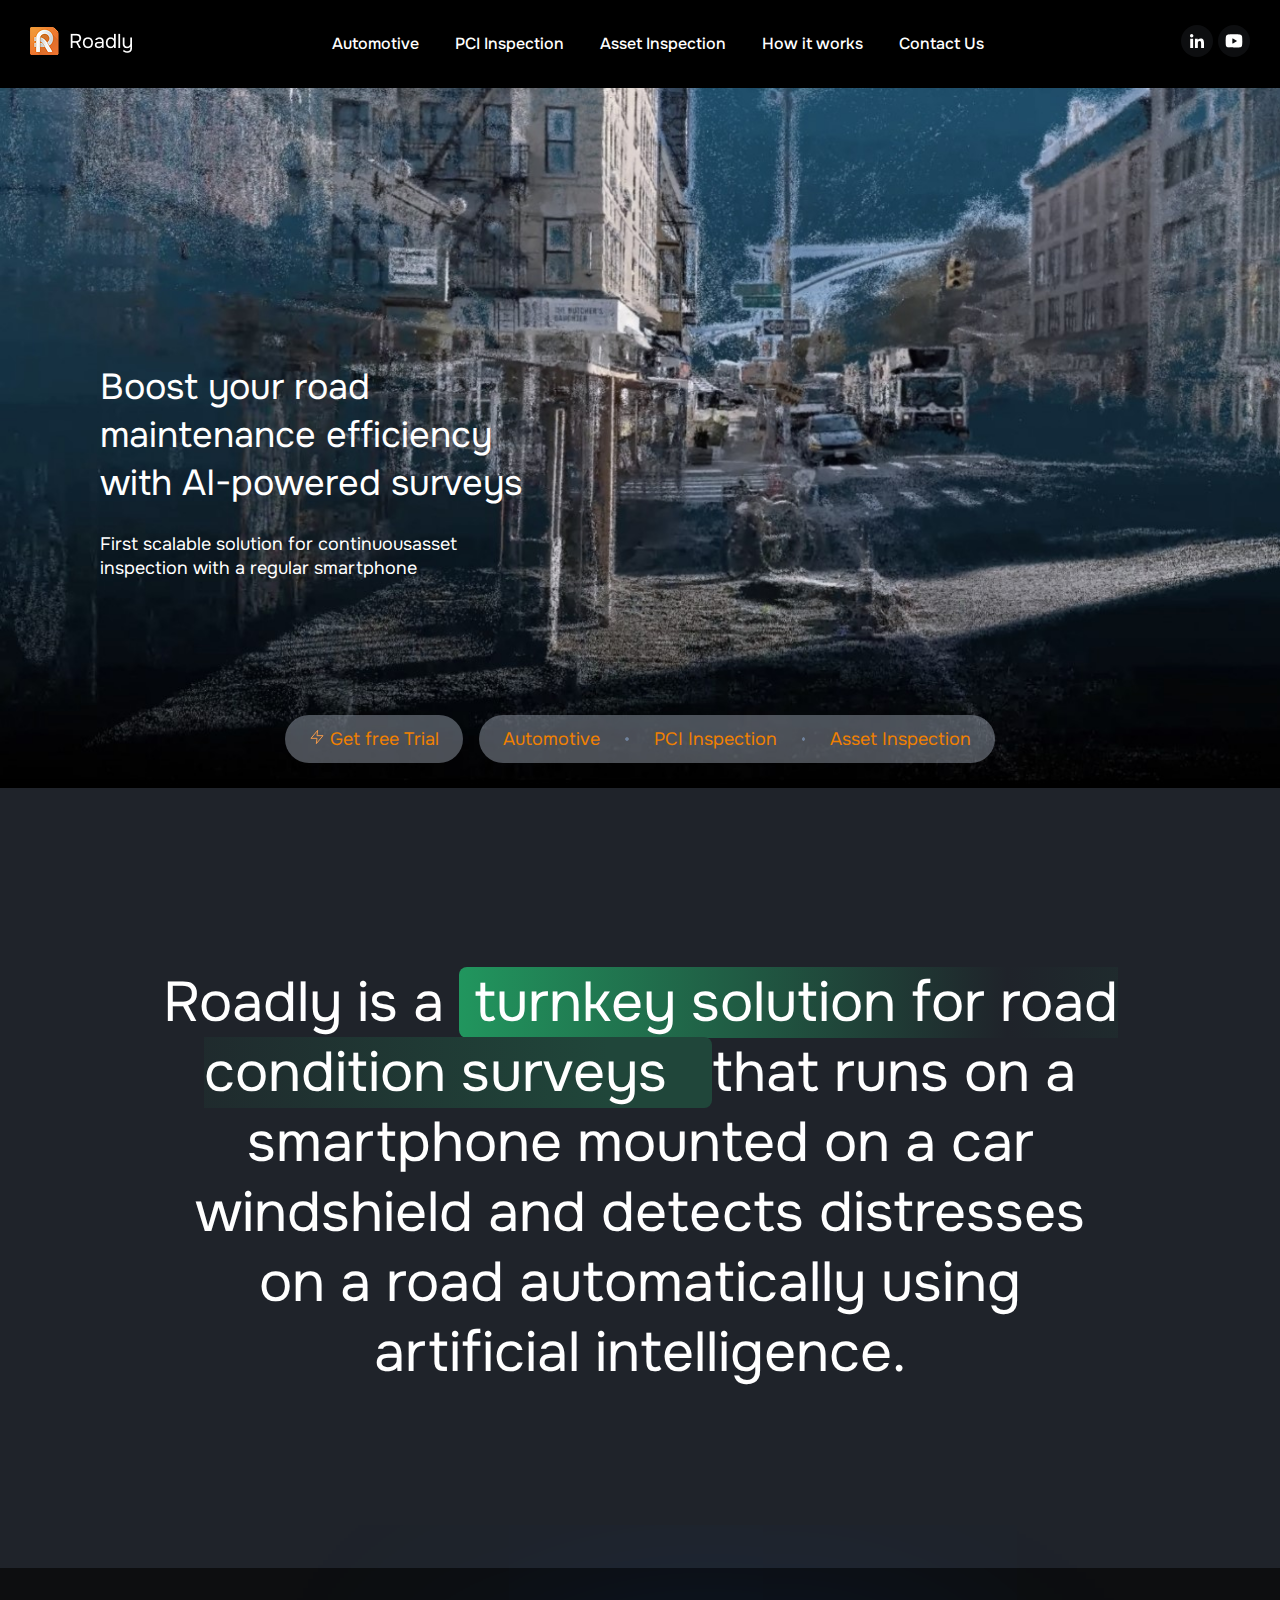
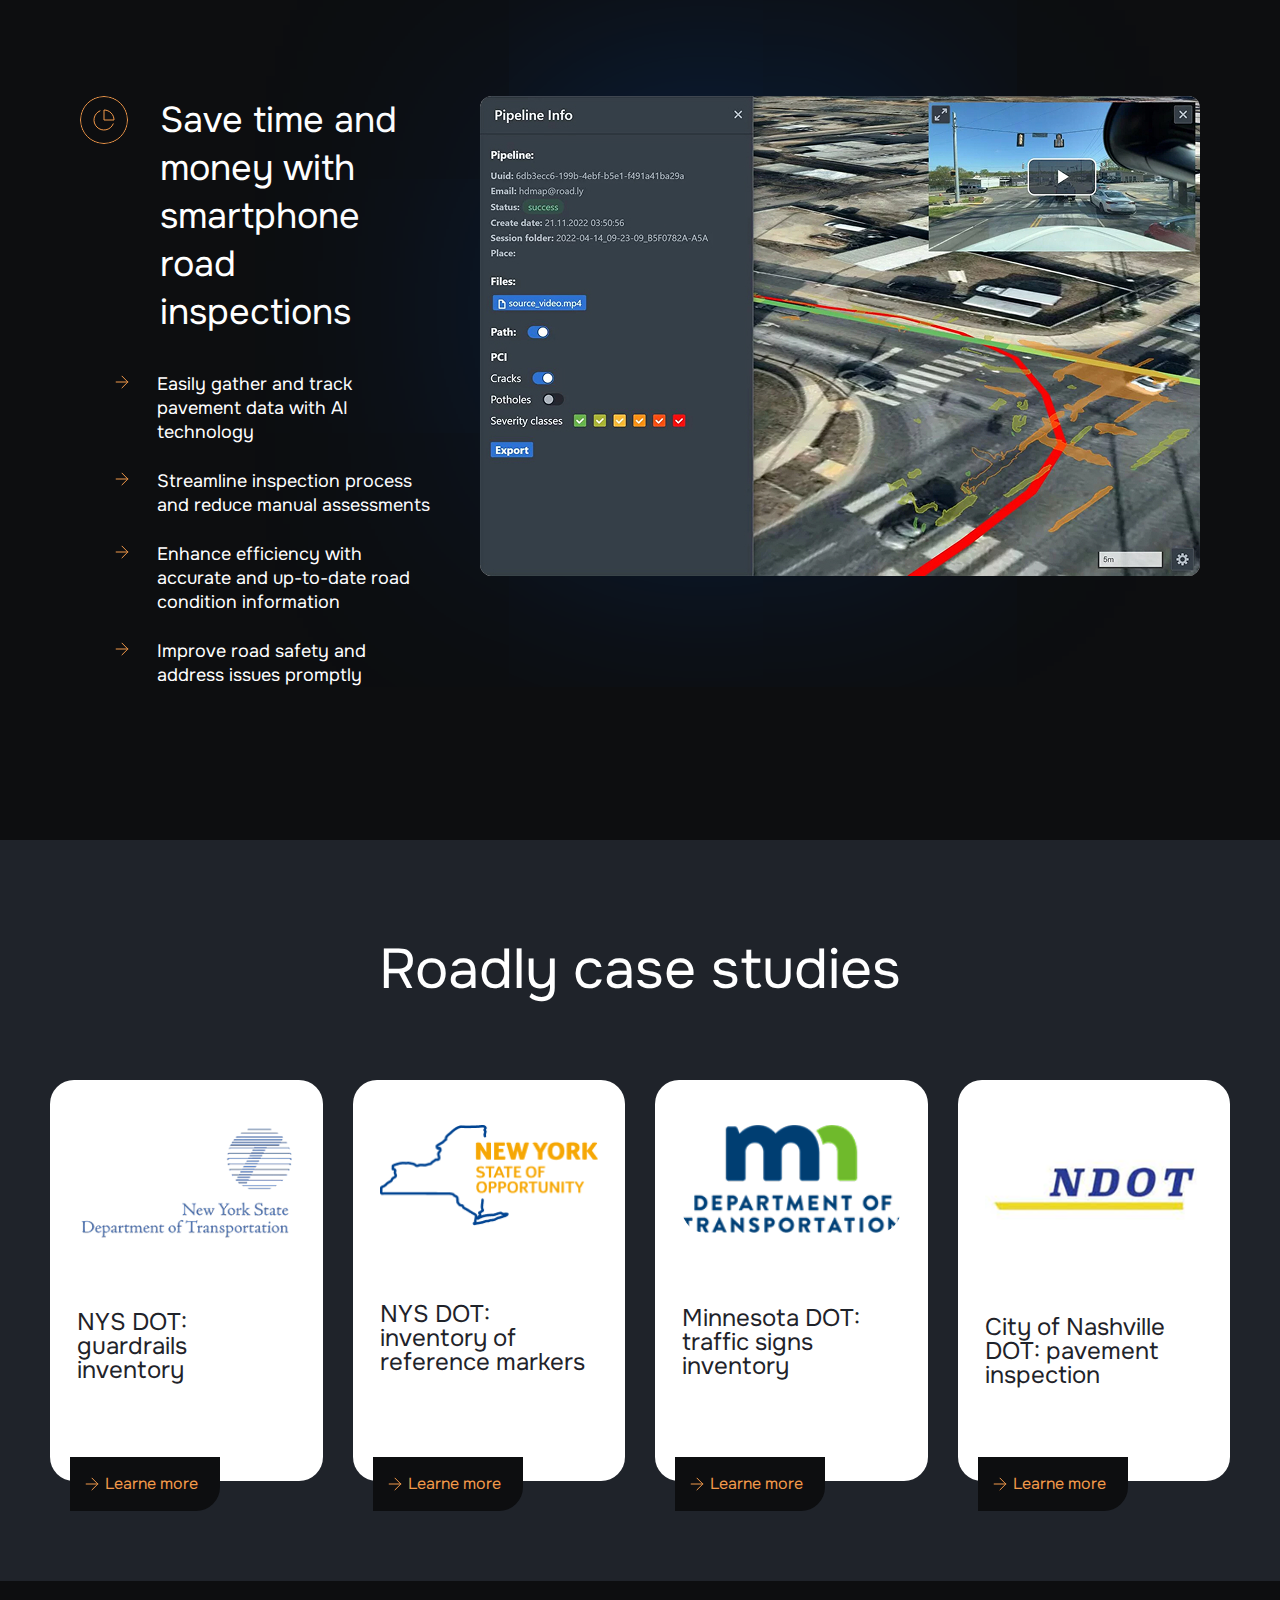
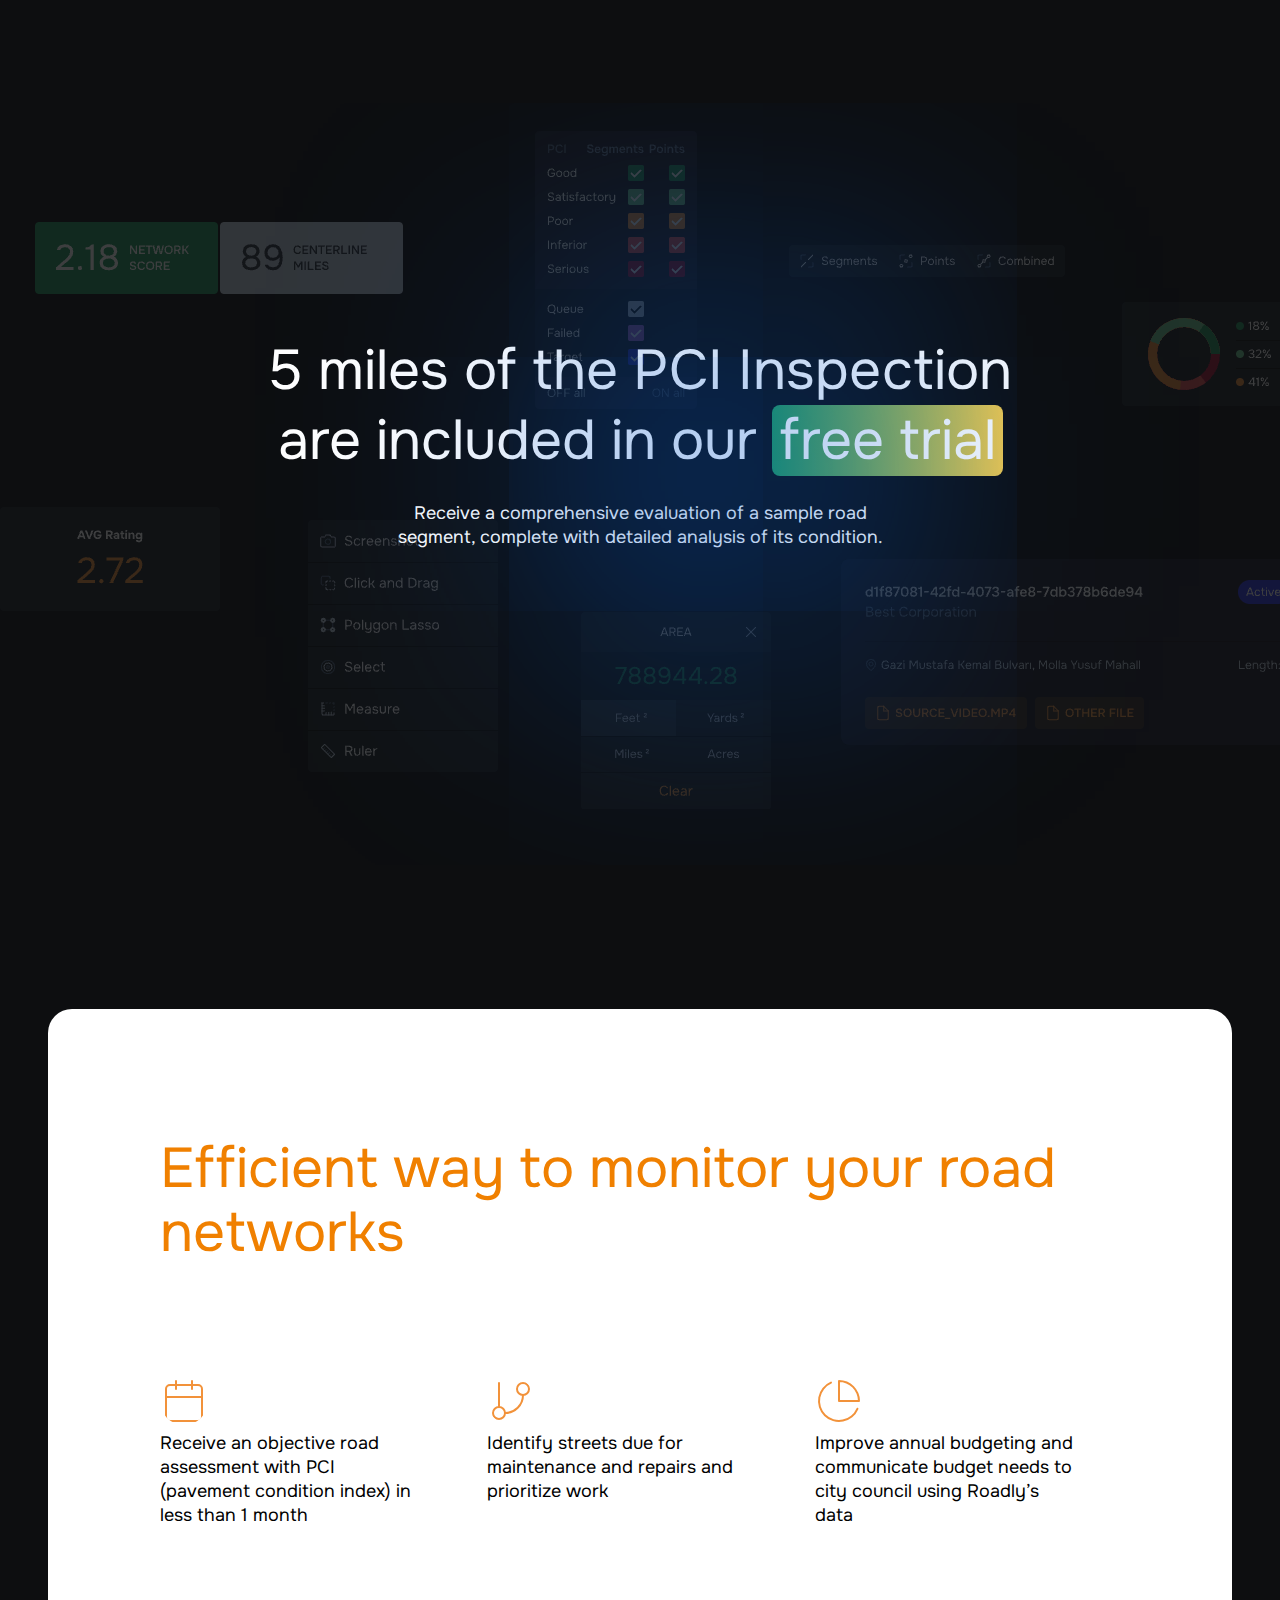
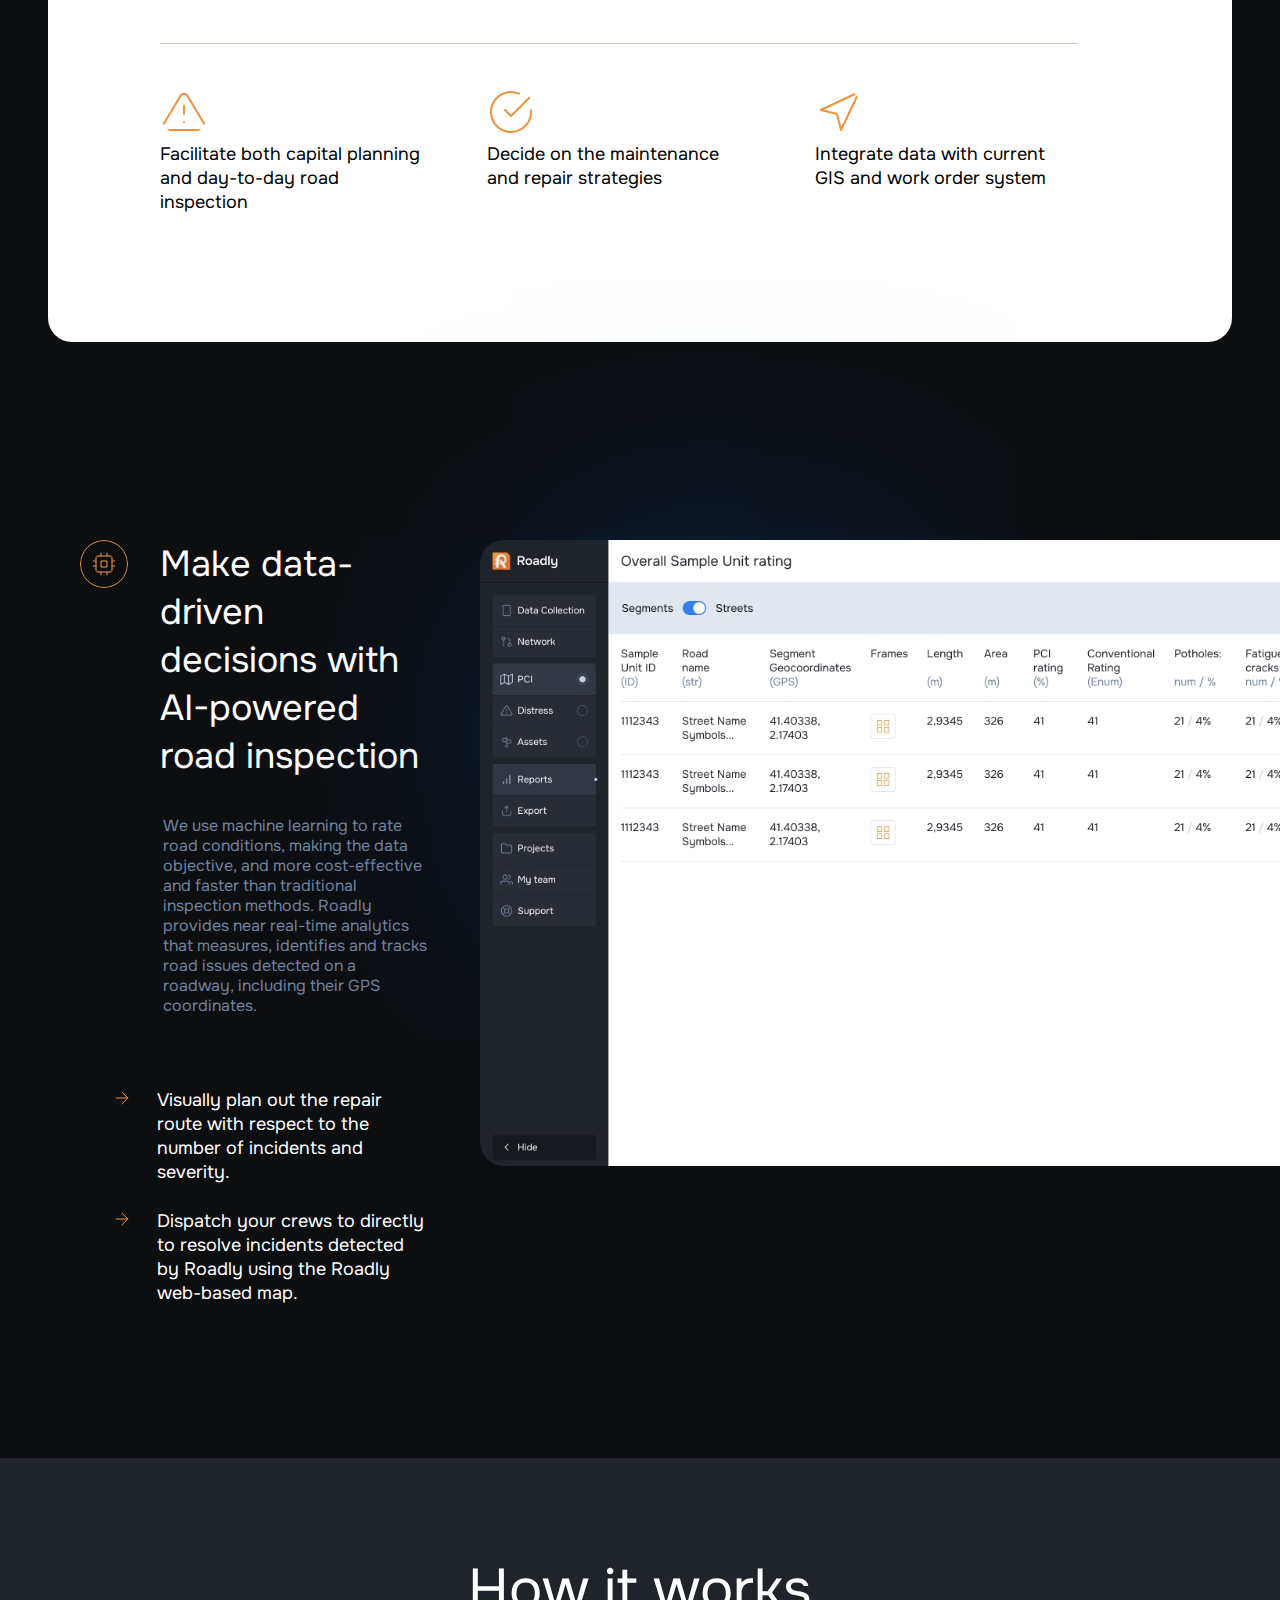
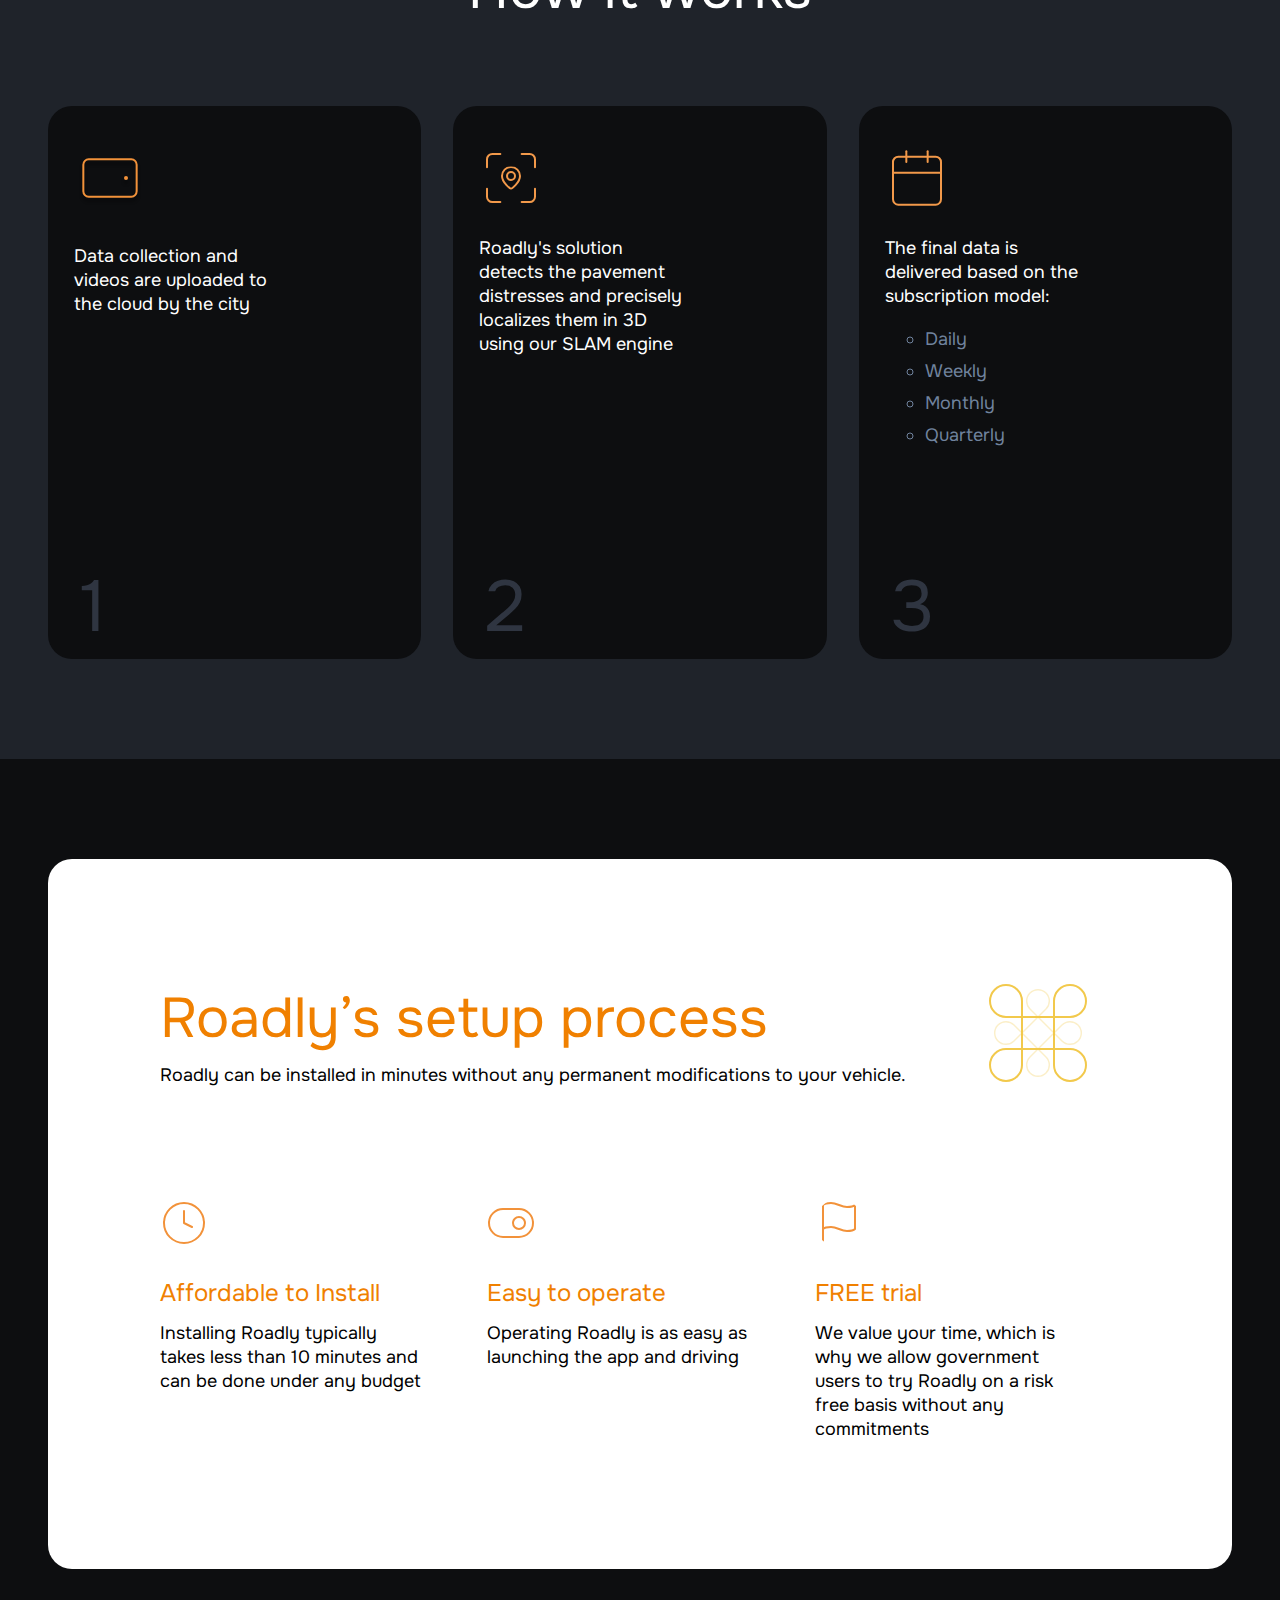
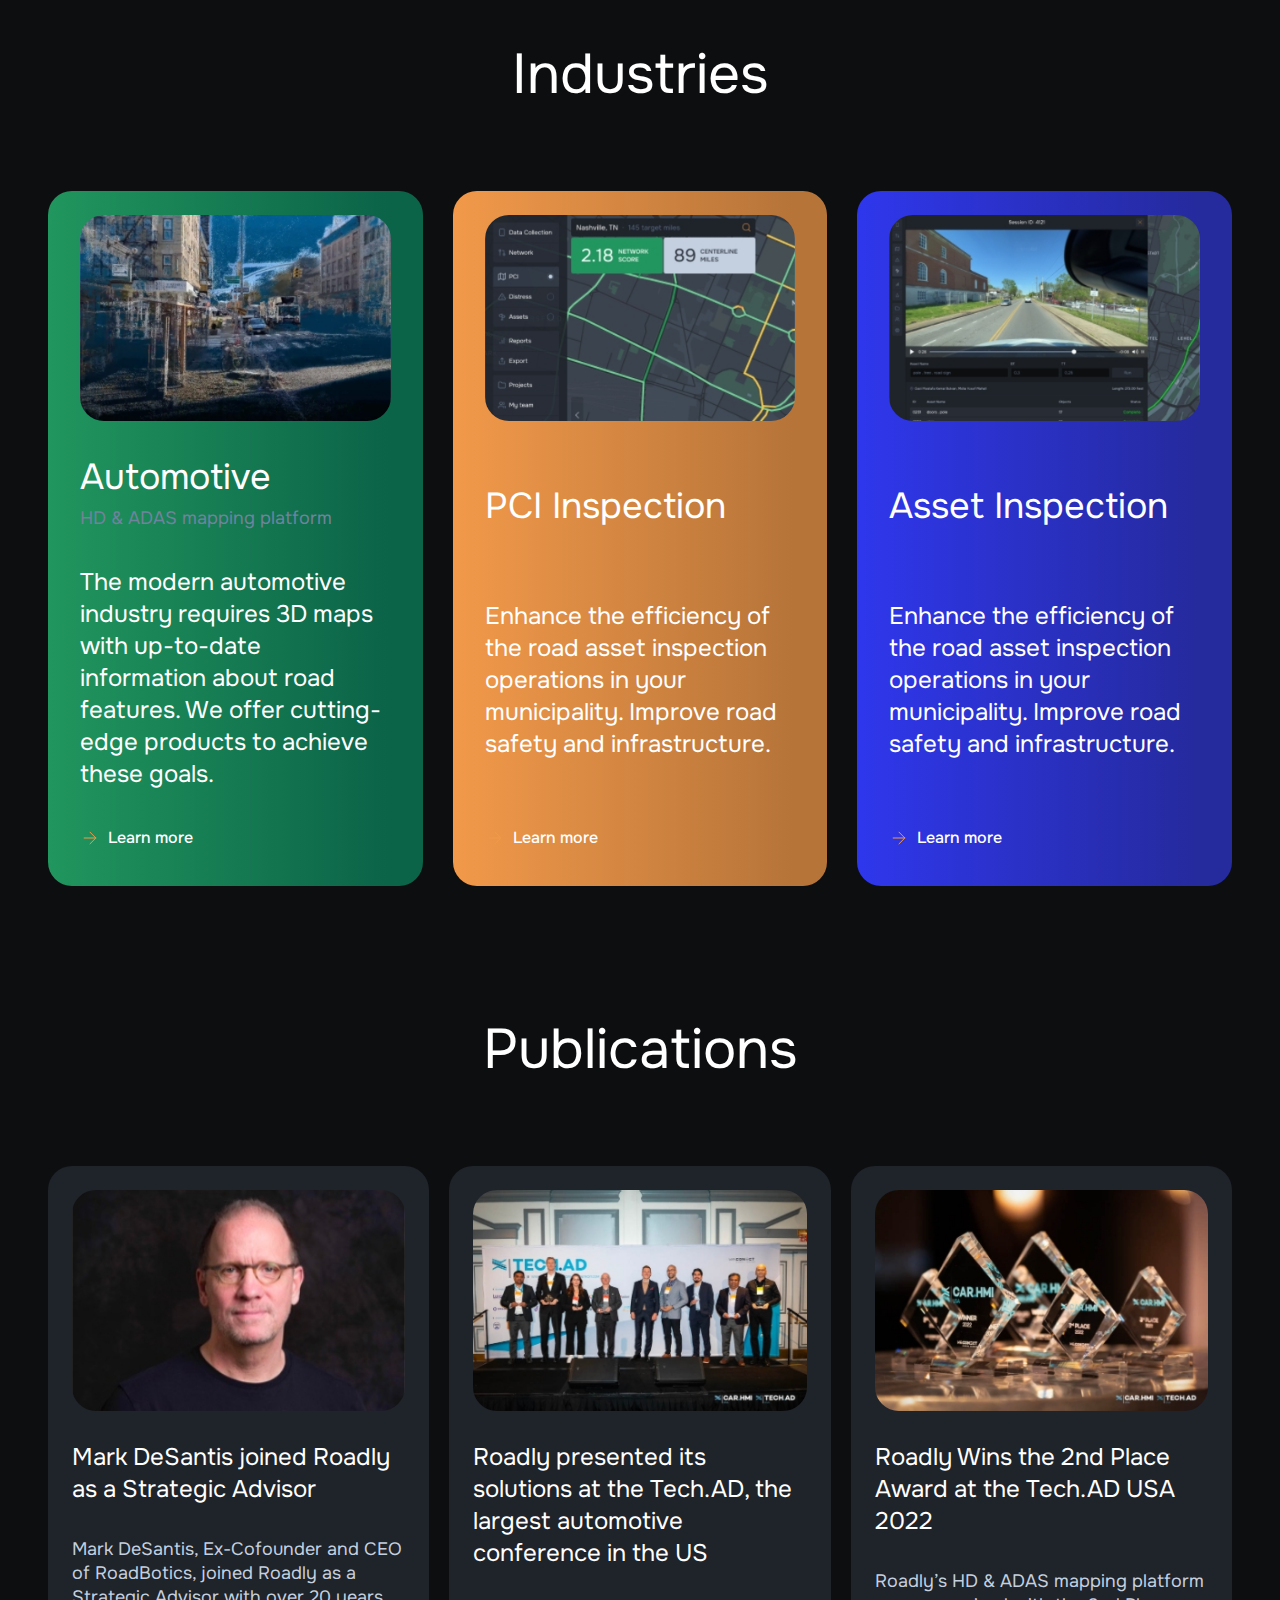
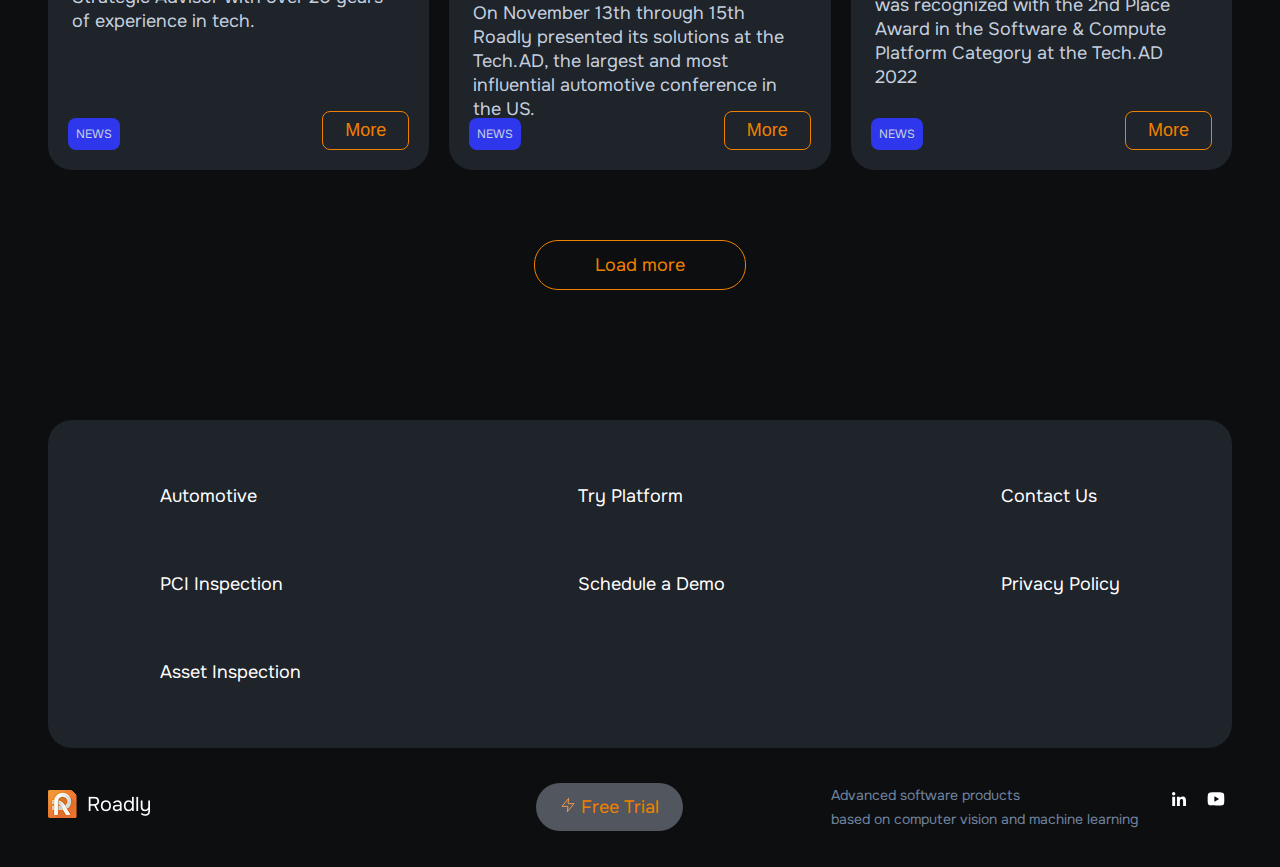
<file: index.html>
<!DOCTYPE html>
<html lang="en">
<head>
    <meta charset="UTF-8">
    <meta http-equiv="X-UA-Compatible" content="IE=edge">
    <meta name="viewport" content="width=device-width, initial-scale=1.0">
    <title>Document</title>
    <link rel="preconnect" href="https://fonts.googleapis.com">
    <link rel="preconnect" href="https://fonts.gstatic.com" crossorigin>
    <link href="https://fonts.googleapis.com/css2?family=Onest:wght@100..900&display=swap" rel="stylesheet">
    <link rel="stylesheet" href="reset.css">
    <link rel="stylesheet" href="style.css">
    <link rel="stylesheet" href="media.css">
</head>
<body>
    <header class="header">
        <!-- <div class="container"> -->
            <nav class="nav">
                <a href="index.html" class="logo-link"><img src="img/logo.png" alt="" class="logo-img"></a>
                    <div class="burger-info">
                        <ul class="nav-list">
                            <li class="nav-item"><a href="automotive.html" class="nav-link">Automotive</a></li>
                            <li class="nav-item"><a href="inspection.html" class="nav-link">PCI Inspection</a></li>
                            <li class="nav-item"><a href="assetinspection.html" class="nav-link">Asset Inspection</a></li>
                            <li class="nav-item"><a href="howitworks.html" class="nav-link">How it works</a></li>
                            <li class="nav-item"><a href="contacts.html" class="nav-link">Contact Us</a></li>
                        </ul>
                        <div class="header-buttons header-buttons__burger">
                            <div class="header-buttons__right  header-buttons__burger__right">

                                <a href="automotive.html" class="header-buttons__link1">Automotive.</a>
                                <a href="inspection.html" class="header-buttons__link2">PCI Inspection.</a>
                                <a href="#" class="header-buttons__link3">Asset Inspection.</a>
                            </div>
                        </div>
                    </div>    
                <div class="social header-social">
                    <a href="" class="social-link"><img src="img/ico/in.svg" alt="" class="social-img"></a>
                    <a href="" class="social-link"><img src="img/ico/yt.svg" alt="" class="social-img"></a>
                </div>
                <button class="burger-menu">
                    <span></span>
                    <span></span>
                    <span></span>
                </button>
            </nav>
            <div class="header-info">
                <h1>Boost your road
                    maintenance efficiency
                    with AI-powered surveys</h1>
                    <p class="header-subtitle">First scalable solution for continuousasset
                        inspection with a regular smartphone</p>
            </div>
            <div class="header-buttons">
                <a href="#" class="header-button"><img src="img/ico/flash.svg" alt="" style="margin-right: 5px;">Get free Trial</a>
                <div class="header-buttons__right">
                    <a href="" class="header-buttons__link">Automotive</a>
                    <img src="img/ico/circle.svg" alt="">
                    <a href="" class="header-buttons__link">PCI Inspection</a>
                    <img src="img/ico/circle.svg" alt="">
                    <a href="" class="header-buttons__link">Asset Inspection</a>
                </div>
            </div>
        <!-- </div> -->

    </header>

        <div class="menu-block">
            <p class="menu-text">Roadly is a <span>&nbspturnkey solution for road condition surveys &nbsp </span> that runs on a smartphone mounted on a car windshield and detects distresses on a road automatically using artificial intelligence.</p>
        </div>
        <div class="savetime">
            <div class="savetime-block">
                <div class="savetime-left">
                    <div class="savetime-title__block">
                        <img src="img/ico/log.svg" alt="" class="savetime-ico"><h2 class="savetime-title">Save time and money with smartphone road inspections</h2>
                    </div>
                        <ul class="savetime-list">
                            <li class="savetime-item"><img src="img/ico/inner.svg" alt="" class="savetime-inner">Easily gather and track pavement data with AI technology</li>
                            <li class="savetime-item"><img src="img/ico/inner.svg" alt="" class="savetime-inner">Streamline inspection process
                                and reduce manual assessments</li>
                            <li class="savetime-item"><img src="img/ico/inner.svg" alt="" class="savetime-inner">Enhance efficiency with accurate
                                and up-to-date road condition information</li>
                            <li class="savetime-item"><img src="img/ico/inner.svg" alt="" class="savetime-inner">Improve road safety and address
                                issues promptly</li>
                        </ul>
                </div>
                <div class="savetime-right">
                    <img src="img/save.jpg" alt="" class="savetime-img">
                </div>
                <div class="circle-bg"></div>
            </div>
        </div>
        <div class="roadly">
            <div class="roadly-block">
                <h2 class="title">Roadly case studies</h2>
                <div class="roadly-list">
                    <div class="roadly-item">
                        <img src="img/roadly/1.png" alt="" class="roadly-img">
                        <p class="roadly-text">NYS DOT: guardrails inventory</p>
                        <div class="roadly-submenu">
                            <a href="#" class="roadly-link"><img src="img/ico/inner.svg" alt="" class="roadly-ico">Learne more</a>
                        </div>
                    </div>


                    <div class="roadly-item">
                        <img src="img/roadly/2.png" alt="" class="roadly-img">
                        <p class="roadly-text">NYS DOT: inventory of reference markers</p>
                        <div class="roadly-submenu">
                            <a href="#" class="roadly-link"><img src="img/ico/inner.svg" alt="" class="roadly-ico">Learne more</a>
                        </div>
                    </div>


                    <div class="roadly-item">
                        <img src="img/roadly/3.png" alt="" class="roadly-img">
                        <p class="roadly-text">Minnesota DOT: traffic signs inventory</p>
                        <div class="roadly-submenu">
                            <a href="#" class="roadly-link"><img src="img/ico/inner.svg" alt="" class="roadly-ico">Learne more</a>
                        </div>
                    </div>


                    <div class="roadly-item">
                        <img src="img/roadly/4.png" alt="" class="roadly-img">
                        <p class="roadly-text">City of Nashville DOT: pavement inspection</p>
                        <div class="roadly-submenu">
                            <a href="#" class="roadly-link"><img src="img/ico/inner.svg" alt="" class="roadly-ico">Learne more</a>
                        </div>
                    </div>
                </div>    
            </div>
        </div>
        <div class="trial">
            <div class="trial-block">
                <div class="trial-info">
                    <p class="trial-text">5 miles of the PCI Inspection are included in our <span>free trial </span></p>
                    <p class="trial-text__bottom"  >Receive a comprehensive evaluation of a sample road segment, complete with detailed analysis of its condition.</p>
                </div>
                <div class="circle-bg"></div>
            </div>
        </div>
        <div class="network">
            <div class="network-block">
                <h3 class="network-title">Efficient way to monitor your road networks</h3>
                <div class="network-list">
                    <div class="network-item">
                        <img src="img/ico/network/1.svg" alt="" class="network-ico">
                        <p class="network-text">Receive an objective road assessment with PCI (pavement condition index) in less than 1 month</p>
                    </div>
                    <div class="network-item">
                        <img src="img/ico/network/2.svg" alt="" class="network-ico">
                        <p class="network-text">Identify streets due for maintenance and repairs and prioritize work</p>
                    </div>
                    <div class="network-item">
                        <img src="img/ico/network/3.svg" alt="" class="network-ico">
                        <p class="network-text">Improve annual budgeting and communicate budget needs to city council using Roadly’s data</p>
                    </div>
                    <div class="network-item">
                        <img src="img/ico/network/4.svg" alt="" class="network-ico">
                        <p class="network-text">Facilitate both capital planning and day-to-day road inspection</p>
                    </div>
                    <div class="network-item">
                        <img src="img/ico/network/5.svg" alt="" class="network-ico">
                        <p class="network-text">Decide on the maintenance
                            and repair strategies</p>
                    </div>
                    <div class="network-item">
                        <img src="img/ico/network/6.svg" alt="" class="network-ico">
                        <p class="network-text">Integrate data with current GIS
                            and work order system</p>
                    </div>
                    <div class="network-line"></div>
                </div>
            </div>
        </div>
        <div class="savetime">
            <div class="savetime-block makedata-block">
                    <div class="savetime-left">
                        <div class="savetime-title__block">
                            <img src="img/ico/makedata.svg" alt="" class="savetime-ico"><h2 class="savetime-title">Make data-driven decisions with AI-powered road inspection</h2>
                        </div>
                        <p class="makedata-text">We use machine learning to rate road conditions, making the data objective, and more cost-effective and faster than traditional inspection methods. Roadly provides near real-time analytics that measures, identifies and tracks road issues detected on a roadway, including their GPS coordinates.</p>
                            <ul class="savetime-list">
                                <li class="savetime-item"><img src="img/ico/inner.svg" alt="" class="savetime-inner">Visually plan out the repair route with respect to the number of incidents and severity.</li>
                                <li class="savetime-item"><img src="img/ico/inner.svg" alt="" class="savetime-inner">Dispatch your crews to directly to resolve incidents detected by Roadly using the Roadly web-based map.</li>
                            </ul>
                    </div>
                    <div class="savetime-right">
                        <img src="img/makedata.jpeg" alt="" class="makedata-img">
                    </div>   
                <div class="circle-bg"></div>
            </div>
        </div>    
            <div class="howitworks">
                <div class="howitworks-block">
                    <h3 class="menu-text1">How it works</h3>
                    <div class="howitworks-list">
                        <div class="howitworks-item">
                            <img src="img/ico/howitworks/1.svg" alt="" class="howitworks-ico">
                            <p class="howitworks-text">Data collection
                                and videos are uploaded to the cloud by the city</p>
                                <div class="howitworks-imagem">
                                    <img src="img/howitworks320/1.png" alt="" class="howitworks-img">
                                </div>
                                <span class="howitworks-number">1</span>
                        </div>
                        <div class="howitworks-item">
                            <img src="img/ico/howitworks/2.svg" alt="" class="howitworks-ico">
                            <p class="howitworks-text">Roadly's solution detects the pavement distresses and precisely localizes them in 3D using our SLAM engine</p>
                            <div class="howitworks-imagem">
                                <img src="img/howitworks320/2.jpeg" alt="" class="howitworks-img">
                            </div>
                                <span class="howitworks-number">2</span>
                        </div>
                        <div class="howitworks-item howitworks-last">
                            <div class="howitworks-last__info">
                            <img src="img/ico/howitworks/3.svg" alt="" class="howitworks-ico">
                            <p class="howitworks-text">The final data
                                is delivered based 
                                on the subscription model:</p>
                            </div>
                                <ul class="howitworks-type__list">
                                    <li class="howitworks-items">Daily</li>
                                    <li class="howitworks-items">Weekly</li>
                                    <li class="howitworks-items">Monthly</li>
                                    <li class="howitworks-items">Quarterly</li>
                                </ul>
                                <div class="howitworks-imagem">
                                    <img src="img/howitworks320/3.jpeg" alt="" class="howitworks-img">
                                </div>
                                <span class="howitworks-number">3</span>
                        </div>
                    </div>
                </div>
            </div>
            <div class="network">
                <div class="network-block process-block">
                    <div class="proces-block__rel">
                        <h3 class="network-title">Roadly’s setup process</h3>
                        <p class="process-text">Roadly can be installed in minutes without any permanent modifications to your vehicle.</p>
                    </div>
                    <img src="img/ico/Caurusel/1.svg" alt="" class="roadly-anim roadly-anim1">
                    <img src="img/ico/Caurusel/2.svg" alt="" class="roadly-anim roadly-anim2">
                    <div class="network-list">
                        <div class="network-item network-last">
                            <img src="img/ico/proceses/1.svg" alt="" class="network-ico network-ico__last">
                            <h4 class="network-last__text">Affordable to Install</h4>
                            <p class="network-text network-last__text">Installing Roadly typically takes less than 10 minutes and can be done under any budget</p>
                        </div>
                        <div class="network-item network-last">
                            <img src="img/ico/proceses/2.svg" alt="" class="network-ico network-ico__last">
                            <h4 class="network-last__text">Easy to operate</h4>
                            <p class="network-text network-last__text">Operating Roadly is as easy 
                                as launching the app and driving</p>
                        </div>
                        <div class="network-item network-last">
                            <img src="img/ico/proceses/3.svg" alt="" class="network-ico network-ico__last">
                            <h4 class="network-last__text">FREE trial</h4>
                            <p class="network-text network-last__text">We value your time, which is why we allow government users to try Roadly on a risk free basis without any commitments</p>
                        </div>
                    </div>
                </div>
            </div>
            <div class="industries">
                <div class="industries-block">
                    <h3 class="menu-text1">Industries</h3>
                    <div class="industries-list">
                        <div class="industries-item industries-item-1">
                            <img src="img/industries/1.jpeg" alt="" class="industries-img">
                            <p class="industries-title">Automotive</p>
                            <p class="industries-subtitle">HD & ADAS mapping platform</p>
                            <p class="industries-text">The modern automotive industry requires 3D maps with up-to-date information about road features. We offer cutting-edge products to achieve these goals.</p>
                            <a href="" class="industries-link"><img src="img/ico/inner.svg" alt="" class="industries-ico">Learn more</a>
                        </div>
                        <div class="industries-item industries-item-2">
                            <img src="img/industries/2.jpeg" alt="" class="industries-img">
                            <p class="industries-title">PCI Inspection</p>
                            <p class="industries-text">Enhance the efficiency 
                                of the road asset inspection operations in your municipality. Improve road safety and infrastructure.</p>
                            <a href="" class="industries-link"><img src="img/ico/inner.svg" alt="" class="industries-ico">Learn more</a>
                        </div>
                        <div class="industries-item industries-item-3">
                            <img src="img/industries/3.jpeg" alt="" class="industries-img">
                            <p class="industries-title">Asset Inspection</p>
                            <p class="industries-text">Enhance the efficiency 
                                of the road asset inspection operations in your municipality. Improve road safety and infrastructure.</p>
                            <a href="" class="industries-link"><img src="img/ico/inner.svg" alt="" class="industries-ico">Learn more</a>
                        </div>
                    </div>

                </div>
            </div>
            <div class="publications">
                <div class="publications-block">
                    <h3 class="menu-text1">Publications</h3>
                    <div class="publication-list">
                                <div class="publication-item">
                                    <img src="img/Publication/1.jpeg" alt="" class="publication-img">
                                    <h4 class="publication-title">Mark DeSantis joined Roadly as a Strategic Advisor</h4>
                                    <p class="publication-text">Mark DeSantis, Ex-Cofounder and CEO of RoadBotics, joined Roadly as a Strategic Advisor with over 20 years of experience in tech.</p>
                                    <span class="publication-news">NEWS</span>
                                    <button id="open-modal-btn1"  class="zero-btn">More</button>
                                </div>
                                <div class="publication-item">
                                    <img src="img/Publication/2.jpeg" alt="" class="publication-img">
                                    <h4 class="publication-title">Roadly presented its solutions at the Tech.AD, the largest automotive conference 
                                        in the US</h4>
                                    <p class="publication-text">On November 13th through 15th Roadly presented its solutions at the Tech.AD, the largest and most influential automotive conference in the US.</p>
                                    <span class="publication-news">NEWS</span>
                                    <button id="open-modal-btn2"  class="zero-btn">More</button>
                                </div>
                                <div class="publication-item">
                                    <img src="img/Publication/3.jpeg" alt="" class="publication-img">
                                    <h4 class="publication-title">Roadly Wins the 2nd Place Award at the Tech.AD USA 2022</h4>
                                    <p class="publication-text">Roadly’s HD & ADAS mapping platform was recognized with the 2nd Place Award in the Software & Compute Platform Category at the Tech.AD 2022</p>
                                    <span class="publication-news">NEWS</span>
                                    <button id="open-modal-btn"  class="zero-btn">More</button>
                                </div>
                    </div>
                    <div class="publication-button"><a href="#" class="publication-btn">Load more</a></div>
                </div>
                
            </div>
            <div id="myModal" class="modal">
                <div class="modal-window">
                    <nav class="nav nav-zero">
                        <button class="btn-close" id="close-my-modal-btn"><img src="img/ico/inner.svg" class="zero-ico" alt=""> CLOSE</button>
                        <a href="index.html" class="logo-link"><img src="img/logo.png" alt="" class="logo-img logo-img__zero"></a>   
                        <div class="social header-social social-block__menu">
                            <a href="" class="social-link"><img src="img/ico/in.svg" alt="" class="social-img"></a>
                            <a href="" class="social-link"><img src="img/ico/yt.svg" alt="" class="social-img"></a>
                        </div>
                    </nav>
                    <h2 class="zero-title">Roadly Wins the 2nd Place Award at the Tech.AD USA 2022</h2>
                    <div class="zero-information">
                        <div class="zero-block">
                            
                            <img src="img/image 9.png" alt="" class="zero-foto">
                            
                            <p class="zero-subtitle">On Nov 13th, 2022 Roadly’s HD & ADAS mapping platform was recognized with the 2nd Place Award in the Software & Compute Platform Category at the Tech.AD 2022, one of the world’s leading autonomous vehicle technology conferences.</p>
                            <p class="zero-text">The Tech.AD USA Award exclusively honors extraordinary projects in the automotive industry and celebrates exceptional solutions & innovations. The nominees are selected during a live-voting session with the largest community of autonomous driving decision-makers in North America. The evaluation criteria include innovation, simplicity, achievement, maturity and cost effectiveness. the In 2022, the Tech.AD USA award ceremony was held live in Detroit and moderated by Paul Preh (MHP – A Porsche Company).</p>
                            <p class="zero-text">Roadly was awarded with a 2nd place for its HD & ADAS mapping platform. Roadly's groundbreaking technology combines crowdsourced data collection, computer vision, and AI. It enables fleet-based HD mapping with the consumer-grade cameras used instead of expensive sensors. Roadly’s visual SLAM engine precisely positions assets on a map with inch-level accuracy.</p>
                            <div class="about">
                                <div class="zero-autor">
                                    <img class="zero-img" src="img/zero-img.png" alt="">
                                    <span>Eugene Nikolsky</span>
                                </div>
                                <span class="zero-data">22.11.2022</span>
                            </div>
                        </div>
                    </div>
                </div>
                
            </div>
            <div id="myModal1" class="modal">
                <div class="modal-window">
                    <nav class="nav nav-zero">
                        <button class="btn-close" id="close-my-modal-btn1"><img src="img/ico/inner.svg" class="zero-ico" alt=""> CLOSE</button>
                        <a href="index.html" class="logo-link"><img src="img/logo.png" alt="" class="logo-img logo-img__zero"></a>   
                        <div class="social header-social social-block__menu">
                            <a href="" class="social-link"><img src="img/ico/in.svg" alt="" class="social-img"></a>
                            <a href="" class="social-link"><img src="img/ico/yt.svg" alt="" class="social-img"></a>
                        </div>
                    </nav>
                    <h2 class="zero-title">Roadly Wins the 2nd Place Award at the Tech.AD USA 2022</h2>
                    <div class="zero-information">
                        <div class="zero-block">
                            
                            <img src="img/zero1.jpeg" alt="" class="zero-foto">
                            
                            <p class="zero-subtitle">On Nov 13th, 2022 Roadly’s HD & ADAS mapping platform was recognized with the 2nd Place Award in the Software & Compute Platform Category at the Tech.AD 2022, one of the world’s leading autonomous vehicle technology conferences.</p>
                            <p class="zero-text">The Tech.AD USA Award exclusively honors extraordinary projects in the automotive industry and celebrates exceptional solutions & innovations. The nominees are selected during a live-voting session with the largest community of autonomous driving decision-makers in North America. The evaluation criteria include innovation, simplicity, achievement, maturity and cost effectiveness. the In 2022, the Tech.AD USA award ceremony was held live in Detroit and moderated by Paul Preh (MHP – A Porsche Company).</p>
                            <p class="zero-text">Roadly was awarded with a 2nd place for its HD & ADAS mapping platform. Roadly's groundbreaking technology combines crowdsourced data collection, computer vision, and AI. It enables fleet-based HD mapping with the consumer-grade cameras used instead of expensive sensors. Roadly’s visual SLAM engine precisely positions assets on a map with inch-level accuracy.</p>
                            <div class="about">
                                <div class="zero-autor">
                                    <img class="zero-img" src="img/zero-img.png" alt="">
                                    <span>Eugene Nikolsky</span>
                                </div>
                                <span class="zero-data">22.11.2022</span>
                            </div>
                        </div>
                    </div>
                </div>
                
            </div>
            <div id="myModal2" class="modal">
                <div class="modal-window">
                    <nav class="nav nav-zero">
                        <button class="btn-close" id="close-my-modal-btn2"><img src="img/ico/inner.svg" class="zero-ico" alt=""> CLOSE</button>
                        <a href="index.html" class="logo-link"><img src="img/logo.png" alt="" class="logo-img logo-img__zero"></a>   
                        <div class="social header-social social-block__menu">
                            <a href="" class="social-link"><img src="img/ico/in.svg" alt="" class="social-img"></a>
                            <a href="" class="social-link"><img src="img/ico/yt.svg" alt="" class="social-img"></a>
                        </div>
                    </nav>
                    <h2 class="zero-title">Roadly Wins the 2nd Place Award at the Tech.AD USA 2022</h2>
                    <div class="zero-information">
                        <div class="zero-block">
                            
                            <img src="img/zero2.jpeg" alt="" class="zero-foto">
                            
                            <p class="zero-subtitle">On Nov 13th, 2022 Roadly’s HD & ADAS mapping platform was recognized with the 2nd Place Award in the Software & Compute Platform Category at the Tech.AD 2022, one of the world’s leading autonomous vehicle technology conferences.</p>
                            <p class="zero-text">The Tech.AD USA Award exclusively honors extraordinary projects in the automotive industry and celebrates exceptional solutions & innovations. The nominees are selected during a live-voting session with the largest community of autonomous driving decision-makers in North America. The evaluation criteria include innovation, simplicity, achievement, maturity and cost effectiveness. the In 2022, the Tech.AD USA award ceremony was held live in Detroit and moderated by Paul Preh (MHP – A Porsche Company).</p>
                            <p class="zero-text">Roadly was awarded with a 2nd place for its HD & ADAS mapping platform. Roadly's groundbreaking technology combines crowdsourced data collection, computer vision, and AI. It enables fleet-based HD mapping with the consumer-grade cameras used instead of expensive sensors. Roadly’s visual SLAM engine precisely positions assets on a map with inch-level accuracy.</p>
                            <div class="about">
                                <div class="zero-autor">
                                    <img class="zero-img" src="img/zero-img.png" alt="">
                                    <span>Eugene Nikolsky</span>
                                </div>
                                <span class="zero-data">22.11.2022</span>
                            </div>
                        </div>
                    </div>
                </div>
                
            </div>
            <footer class="footer">
                <div class="footer-nav">
                    <ul class="footer-list">
                        <li class="footer-item"><a href="#" class="footer-link">Automotive</a></li>
                        <li class="footer-item"><a href="#" class="footer-link">PCI Inspection</a></li>
                        <li class="footer-item" style="margin-bottom: 0;"><a href="#" class="footer-link" >Asset Inspection</a></li>
                    </ul>
                    <ul class="footer-list">
                        <li class="footer-item"><a href="#" class="footer-link">Try Platform</a></li>
                        <li class="footer-item"><a href="#" class="footer-link">Schedule a Demo</a></li>
                    </ul>
                    <ul class="footer-list">
                        <li class="footer-item"><a href="#" class="footer-link">Contact Us</a></li>
                        <li class="footer-item"><a href="#" class="footer-link">Privacy Policy</a></li>
                    </ul>
                </div>
                <div class="footer-bottom">
                    <a href="#" class="logo-link"><img src="img/logo.png" alt="" class="logo-img logo-img__footer"></a>
                    <a href="#" class="header-button footer-button"><img src="img/ico/flash.svg" alt="" style="margin-right: 5px;">Free Trial</a>
                    <div class="footer-bottom__right">
                        <p class="footer-text">Advanced software products<br>
                            based on computer vision and machine learning</p>
                            <div class="social">
                                <a href="" class="social-link"><img src="img/ico/in.svg" alt="" class="social-img"></a>
                                <a href="" class="social-link"><img src="img/ico/yt.svg" alt="" class="social-img"></a>
                            </div>
                    </div>
                </div>
            </footer>
            <script src="script.js"></script>
</body>
</html>
</file>
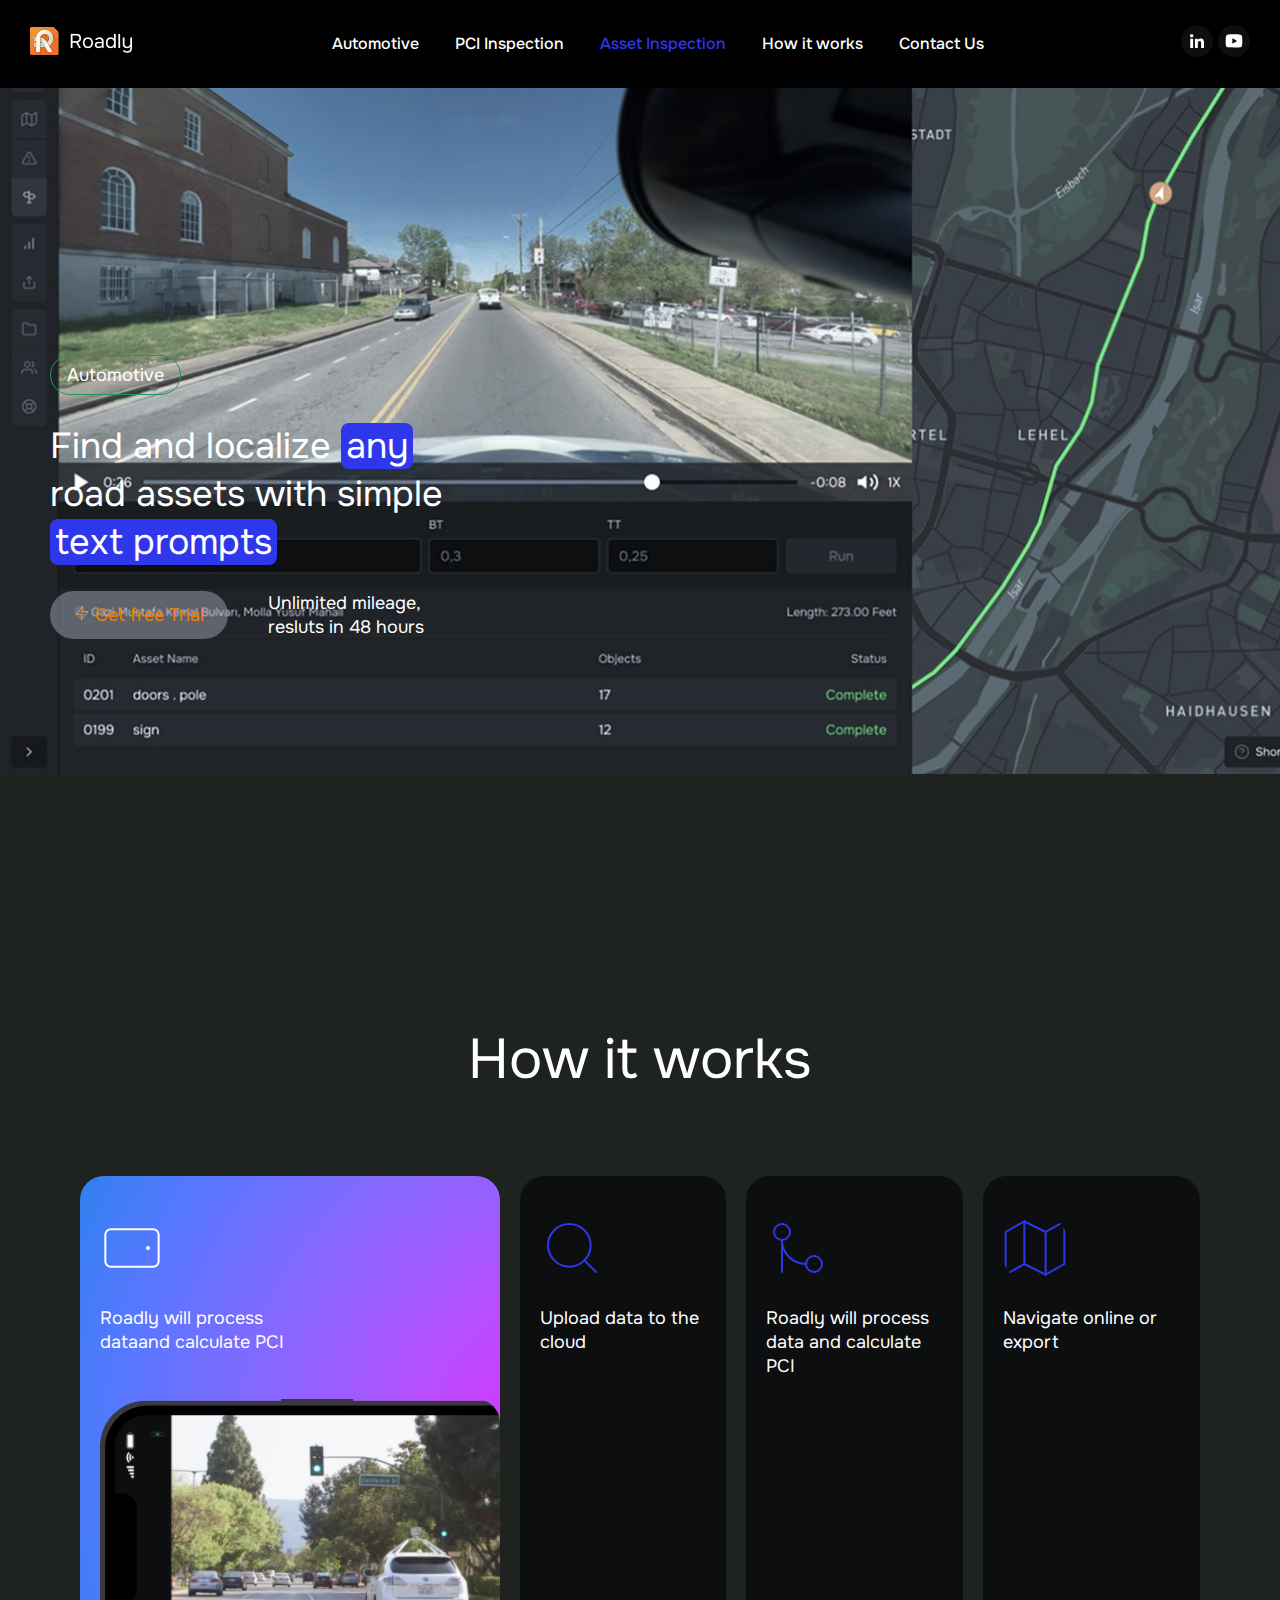
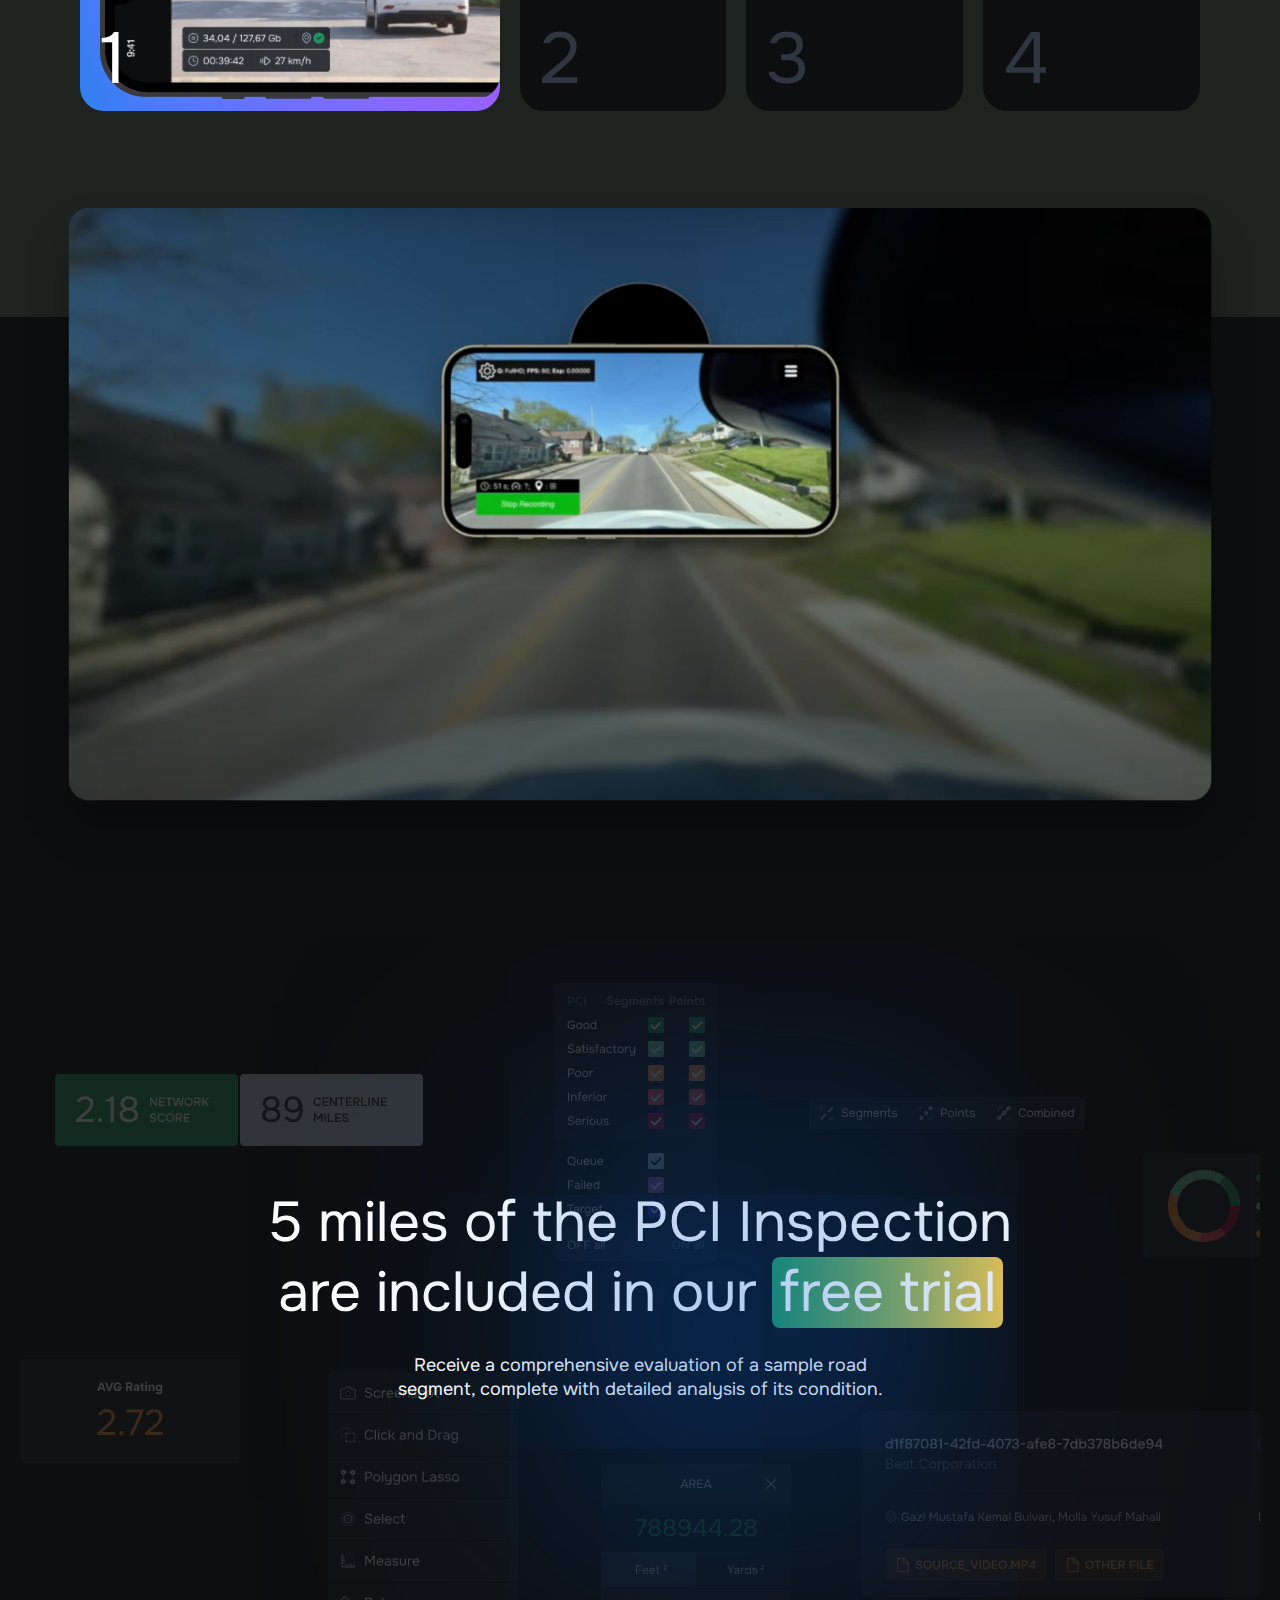
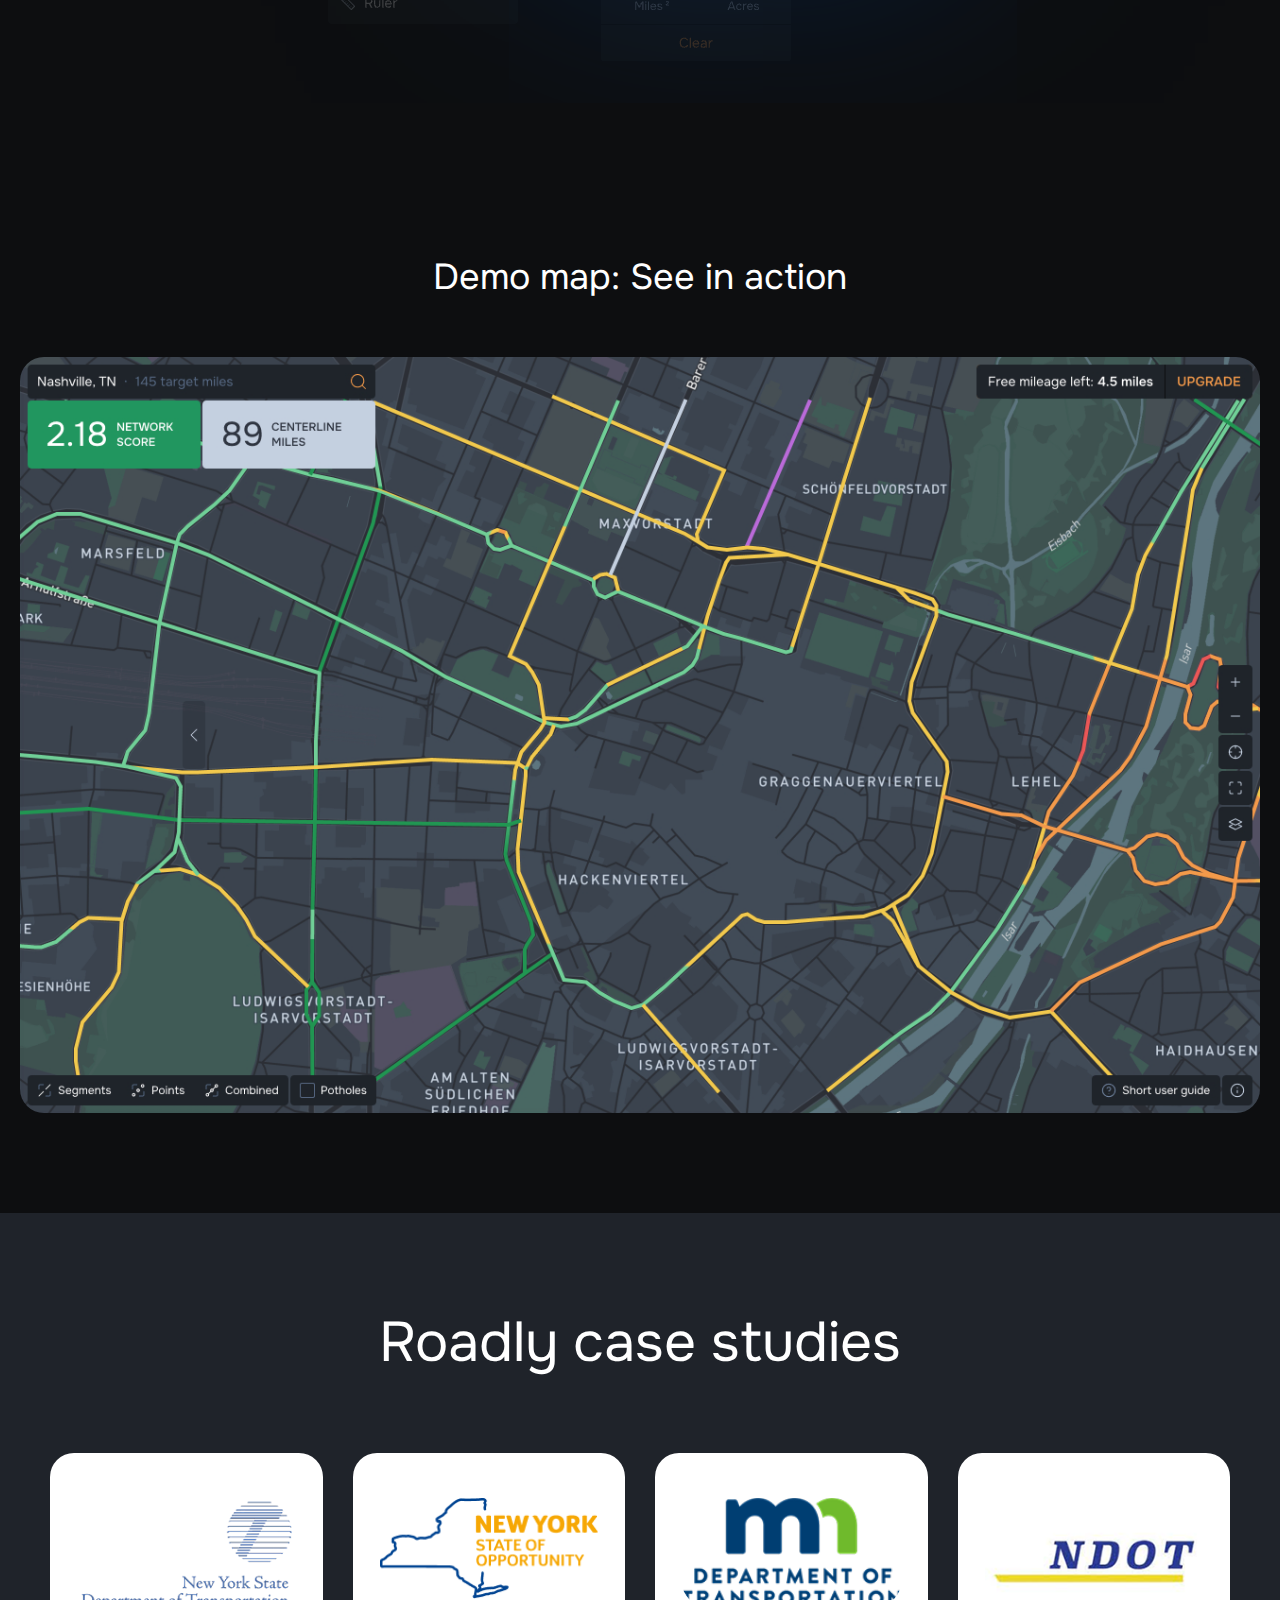
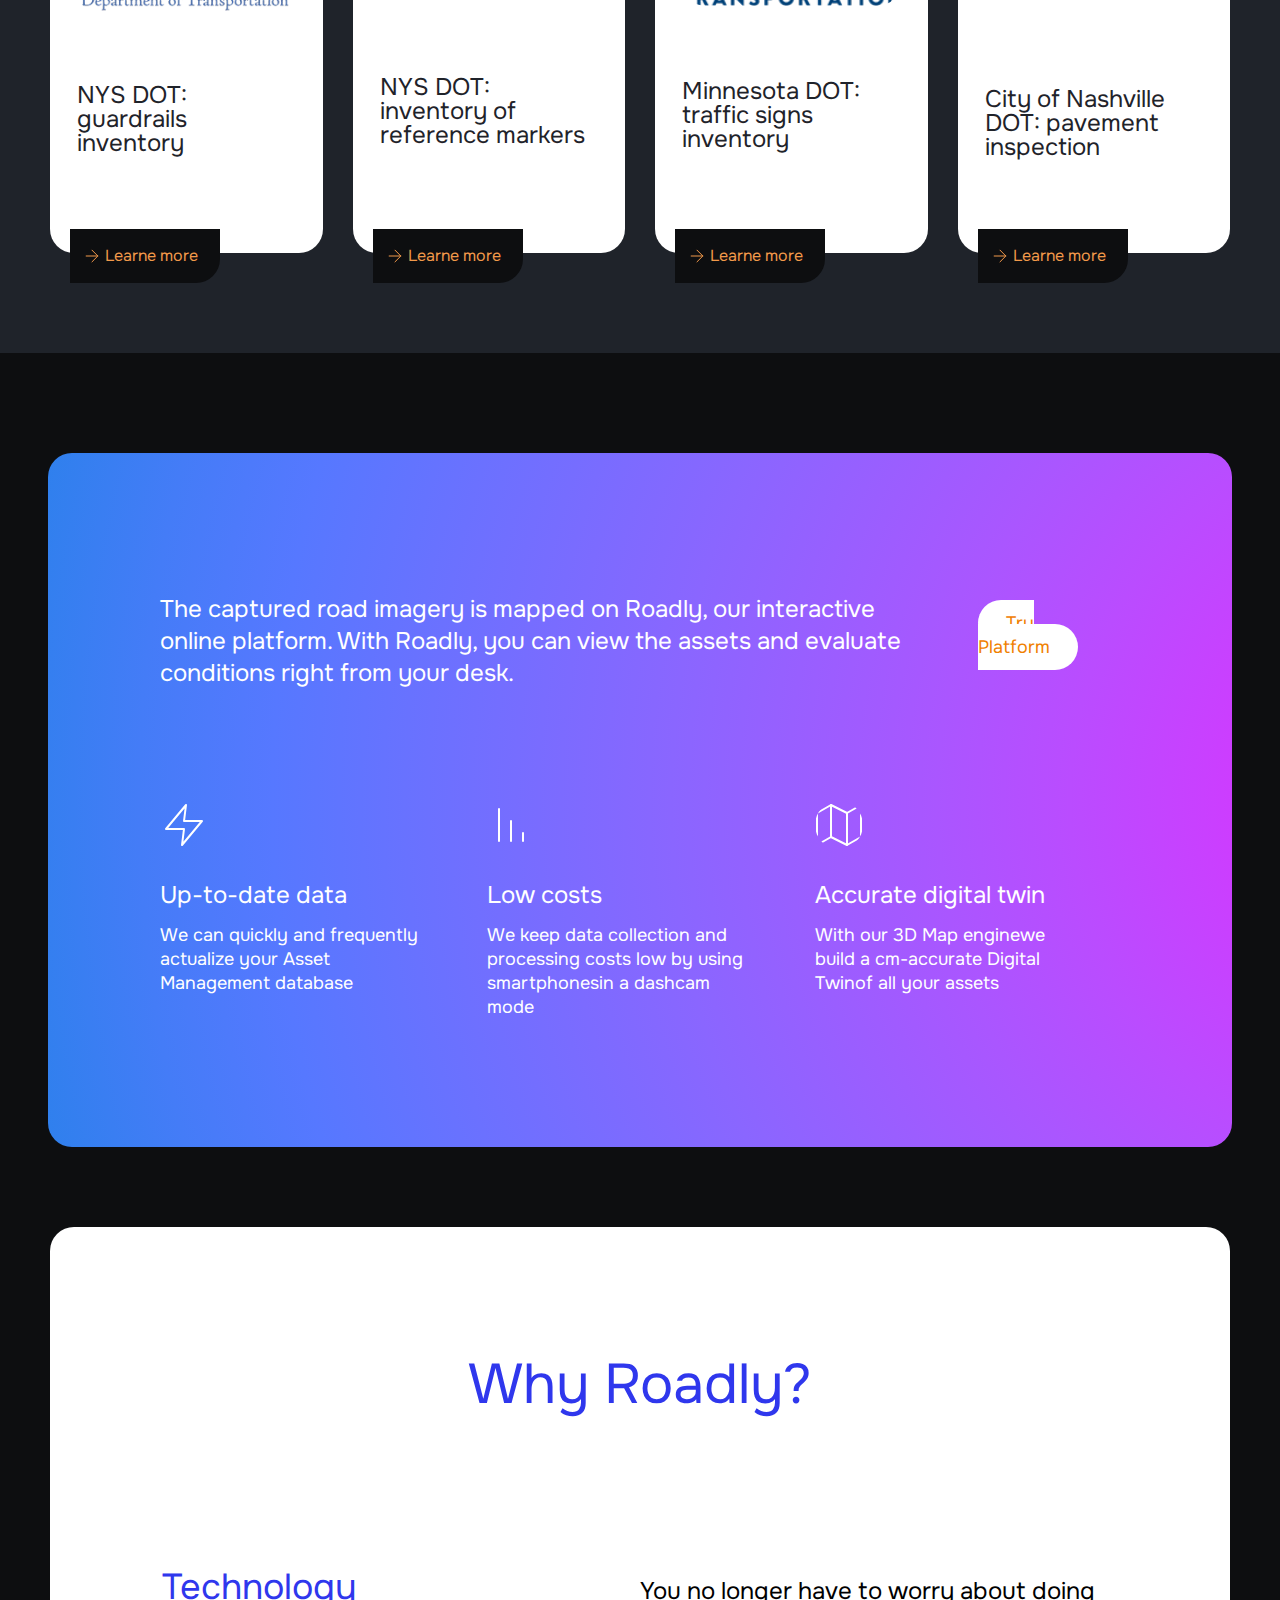
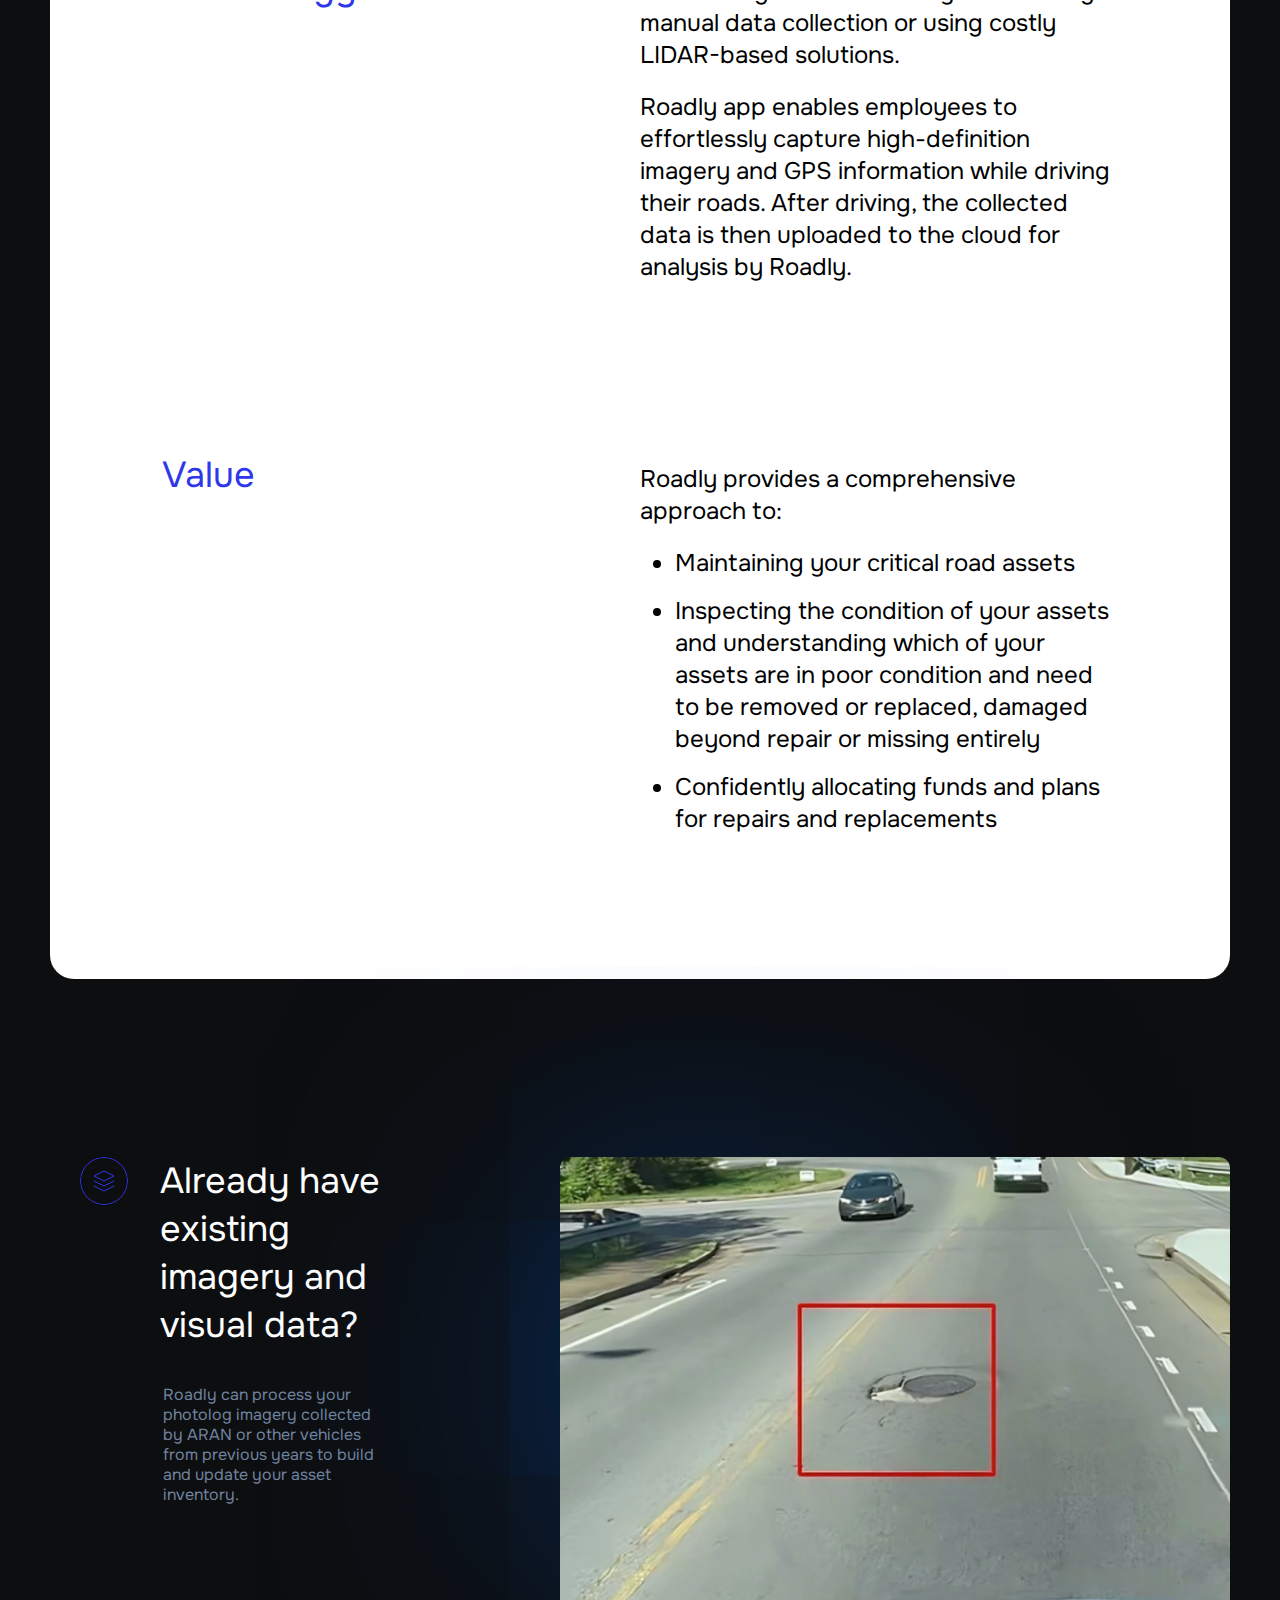
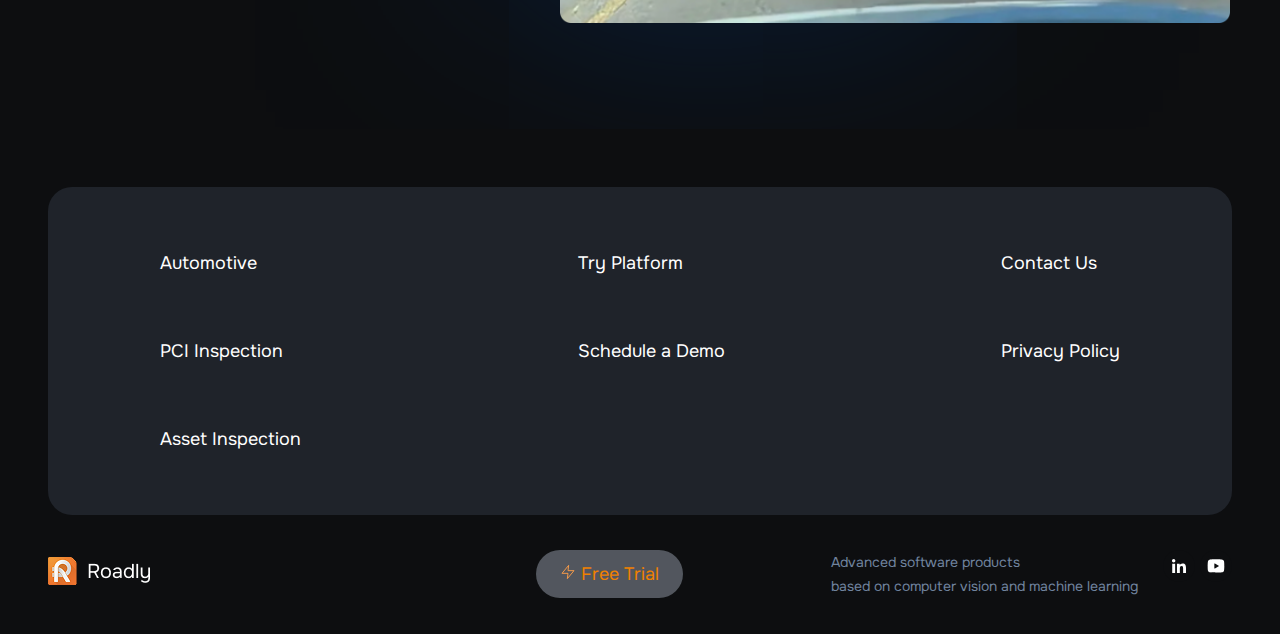
<file: assetinspection.html>
<!DOCTYPE html>
<html lang="en">
<head>
    <meta charset="UTF-8">
    <meta http-equiv="X-UA-Compatible" content="IE=edge">
    <meta name="viewport" content="width=device-width, initial-scale=1.0">
    <title>Document</title>
    <link rel="preconnect" href="https://fonts.googleapis.com">
    <link rel="preconnect" href="https://fonts.gstatic.com" crossorigin>
    <link href="https://fonts.googleapis.com/css2?family=Onest:wght@100..900&display=swap" rel="stylesheet">
    <link rel="stylesheet" href="reset.css">
    <link rel="stylesheet" href="style.css">
    <link rel="stylesheet" href="media.css">
</head>
<body>
    <header class="header header-assetinspection__bg">
        <!-- <div class="container"> -->
            <nav class="nav">
                <a href="index.html" class="logo-link"><img src="img/logo.png" alt="" class="logo-img"></a>
                    <div class="burger-info">
                        <ul class="nav-list">
                            <li class="nav-item"><a href="automotive.html" class="nav-link">Automotive</a></li>
                            <li class="nav-item"><a href="inspection.html" class="nav-link">PCI Inspection</a></li>
                            <li class="nav-item"><a href="assetinspection.html" class="nav-link" style="color: #2F37ED;">Asset Inspection</a></li>
                            <li class="nav-item"><a href="howitworks.html" class="nav-link">How it works</a></li>
                            <li class="nav-item"><a href="contacts.html" class="nav-link">Contact Us</a></li>
                        </ul>
                        <div class="header-buttons header-buttons__burger">
                            <div class="header-buttons__right  header-buttons__burger__right">

                                <a href="automotive.html" class="header-buttons__link1">Automotive.</a>
                                <a href="inspection.html" class="header-buttons__link2">PCI Inspection.</a>
                                <a href="#" class="header-buttons__link3">Asset Inspection.</a>
                            </div>
                        </div>
                    </div>    
                <div class="social header-social">
                    <a href="" class="social-link"><img src="img/ico/in.svg" alt="" class="social-img"></a>
                    <a href="" class="social-link"><img src="img/ico/yt.svg" alt="" class="social-img"></a>
                </div>
                <button class="burger-menu">
                    <span></span>
                    <span></span>
                    <span></span>
                </button>
            </nav>
            <div class="header-info header-automotive header-inspection">
                <!-- <div class="header-automotive__imagem">
                    <img src="img/iPhone_13_Pro_Black.png" alt="" class="header-automotive__img">
                </div> -->
                <div class="header-automotive__info">
                    <span class="header-page__name">Automotive</span>
                    <h1 class="header-automotive-title header-assetinspection__subtitle">Find and localize <span>any</span>  road assets with simple  <span>text prompts</span></h1>
                    <div class="header-automotive__submenu">
                        <a href="#" class="header-button"><img src="img/ico/flash.svg" alt="" style="margin-right: 5px;">Get free Trial</a>
                        <p class="header-subtitle header-automotive__subtitle">Unlimited mileage, resluts in 48 hours</p>
                    </div>
                </div>
            </div>
        <!-- </div> -->
    </header>
    
    <div class="howitworks-page">
        <h3 class="menu-text1">How it works</h3>
        <div class="howitworks-menu inspection">
            <div class="how-item__grid how-item5 how-item5__assetinspection"><svg width="64.000000" height="64.000000" viewBox="0 0 64 64" fill="none" xmlns="http://www.w3.org/2000/svg" xmlns:xlink="http://www.w3.org/1999/xlink">


                <rect id="icon / outlined / other / tech / smartphone" rx="0.000000" width="63.000000" height="63.000000" transform="translate(0.500000 64.500000) rotate(-90.000000)" fill="#FFFFFF" fill-opacity="0"/>
                <g clip-path="url(#clip1_2470)">
                    <path id="Vector" d="M5.33 18.66C5.33 15.72 7.72 13.33 10.66 13.33L53.33 13.33C56.27 13.33 58.66 15.72 58.66 18.66L58.66 45.33C58.66 48.27 56.27 50.66 53.33 50.66L10.66 50.66C7.72 50.66 5.33 48.27 5.33 45.33L5.33 18.66Z" stroke="#fff" stroke-opacity="1.000000" stroke-width="2.000000" stroke-linejoin="round"/>
                    <path id="Vector" d="M48 32L48 31.97" stroke="#fff" stroke-opacity="1.000000" stroke-width="4.000000" stroke-linejoin="round" stroke-linecap="round"/>
                </g>
            </svg>
            <p class="how-text">Roadly will process dataand calculate PCI</p>
                <img src="img/page-howitworks/img1.png" alt="" class="who-img">
                <span class="how-number" style="color: #fff;">1</span>
            </div>
            <div class="how-item__grid how-item6"><img src="img/ico/assetinspection/1.svg" alt="" class="how-ico"><p class="how-text">Upload data
                to the cloud</p>
                <span class="how-number">2</span></div>
            <div class="how-item__grid how-item7"><img src="img/ico/assetinspection/2.svg" alt="" class="how-ico"><p class="how-text">Roadly will process data and calculate PCI</p>
                <span class="how-number">3</span>
            </div>
            <div class="how-item__grid how-item8"><img src="img/ico/assetinspection/3.svg" alt="" class="how-ico"><p class="how-text">Navigate online
                or export</p>
                <span class="how-number">4</span></div>
        </div>
    </div>    
    <div class="container">
        <div class="inspection-photo">
            <img src="img/inspection-img.png" alt="" class="inspection-img">
        </div>
    </div>
    <div class="container">
        <div class="trial trial-inspection">
            <div class="trial-block">
                <div class="trial-info trial-info__inspection">
                    <p class="trial-text trial-text__inspection">5 miles of the PCI Inspection are included in our <span>free trial </span></p>
                    <p class="trial-text__bottom"  >Receive a comprehensive evaluation of a sample road segment, complete with detailed analysis of its condition.</p>
                </div>
                <div class="circle-bg"></div>
            </div>
        </div>
    </div>  
    <div class="container">
        <div class="demomap">
            <h4 class="demomap-title">Demo map: See in action</h4>
            <div class="demomap-item">
                <img src="img/demomap.jpeg" alt="" class="demomap-img">
            </div>
        </div>
    </div> 
    <div class="roadly">
        <div class="roadly-block block-pci">
            <h2 class="title">Roadly case studies</h2>
            <div class="roadly-list">
                <div class="roadly-item">
                    <img src="img/roadly/1.png" alt="" class="roadly-img">
                    <p class="roadly-text">NYS DOT: guardrails inventory</p>
                    <div class="roadly-submenu">
                        <a href="#" class="roadly-link"><img src="img/ico/inner.svg" alt="" class="roadly-ico">Learne more</a>
                    </div>
                </div>


                <div class="roadly-item">
                    <img src="img/roadly/2.png" alt="" class="roadly-img">
                    <p class="roadly-text">NYS DOT: inventory of reference markers</p>
                    <div class="roadly-submenu">
                        <a href="#" class="roadly-link"><img src="img/ico/inner.svg" alt="" class="roadly-ico">Learne more</a>
                    </div>
                </div>


                <div class="roadly-item">
                    <img src="img/roadly/3.png" alt="" class="roadly-img">
                    <p class="roadly-text">Minnesota DOT: traffic signs inventory</p>
                    <div class="roadly-submenu">
                        <a href="#" class="roadly-link"><img src="img/ico/inner.svg" alt="" class="roadly-ico">Learne more</a>
                    </div>
                </div>


                <div class="roadly-item">
                    <img src="img/roadly/4.png" alt="" class="roadly-img">
                    <p class="roadly-text">City of Nashville DOT: pavement inspection</p>
                    <div class="roadly-submenu">
                        <a href="#" class="roadly-link"><img src="img/ico/inner.svg" alt="" class="roadly-ico">Learne more</a>
                    </div>
                </div>
            </div>    
        </div>
    </div>
    <div class="network network-inspection">
        <div class="network-block process-block network-block__inspection network-block__assetinspection">
            <div class="assetinspection-trybutton">
                <div class="">
                    <p class="process-text network-text__white network-text__white__assetinspection">The captured road imagery is mapped on Roadly, our interactive online platform. With Roadly, you can view the assets and evaluate conditions right from your desk.</p>
                </div>
                <div class="">   
                    <a href="#" class="try-button">Try Platform</a>
                </div> 
            </div>
            <div class="network-list">
                <div class="network-item network-last">
                    <img src="img/ico/assetinspection/12.svg" alt="" class="network-ico network-ico__last">
                    <h4 class="network-last__text network-text__white">Up-to-date data</h4>
                    <p class="network-text network-last__text network-text__yee network-text__white__assetinspection2">We can quickly and frequently actualize your Asset Management database</p>
                </div>
                <div class="network-item network-last">
                    <img src="img/ico/assetinspection/13.svg" alt="" class="network-ico network-ico__last">
                    <h4 class="network-last__text network-text__white">Low costs</h4>
                    <p class="network-text network-last__text network-text__yee network-text__white__assetinspection2">We keep data collection and processing costs low by using smartphonesin a dashcam mode</p>
                </div>
                <div class="network-item network-last">
                    <img src="img/ico/assetinspection/14.svg" alt="" class="network-ico network-ico__last">
                    <h4 class="network-last__text network-text__white">Accurate digital twin</h4>
                    <p class="network-text network-last__text network-text__yee network-text__white__assetinspection2">With our 3D Map enginewe build 
                        a cm-accurate Digital Twinof all your assets</p>
                </div>
            </div>
        </div>
    </div>
    <div class="whyroadly">
        <div class="whyroadly-info">
            <h2 class="title whyroadly-title">Why Roadly?</h2>
            <div class="whyroadly-block">
                <div class="whyroadly-item"><h5 class="whyroadly-asset__title">Technology</h5></div>
                <div class="whyroadly-item whyroadly-item__right">
                    <p class="whyroadly-text">You no longer have to worry about doing manual data collection or using costly LIDAR-based solutions.</p>
                    <p class="whyroadly-text">
                    Roadly app enables employees to effortlessly capture high-definition imagery and GPS information while driving their roads. After driving, the collected data is then uploaded 
                    to the cloud for analysis by Roadly.</p>
                </div>
                <div class="whyroadly-item"><h5 class="whyroadly-asset__title">Value</h5></div>
                <div class="whyroadly-item whyroadly-item__right">
                    <p class="whyroadly-text">Roadly provides a comprehensive approach to:</p>
                    <ul class="value-list">
                        <li class="value-item">Maintaining your critical road assets</li>
                        <li class="value-item">Inspecting the condition of your assets 
                            and understanding which of your assets are in poor condition and need to be removed or replaced, damaged beyond repair or missing entirely</li>
                        <li class="value-item">Confidently allocating funds and plans 
                            for repairs and replacements</li>
                    </ul>
                </div>
            </div>
        </div>
    </div>

    <div class="savetime">
        <div class="savetime-block makedata-block assetinspection-block">
                <div class="savetime-left">
                    <div class="savetime-title__block">
                        <img src="img/ico/assetinspection/Group.svg" alt="" class="savetime-ico"><h2 class="savetime-title">Already have existing imagery and visual data?</h2>
                    </div>
                    <p class="makedata-text">Roadly can process your photolog imagery collected by ARAN or other vehicles from previous years to build and update your asset inventory.</p>
                </div>
                <div class="savetime-right">
                    <img src="img/page-assetinspection/photo.png" alt="" class="makedata-img assetinspection__foto">
                </div>   
            <div class="circle-bg"></div>
        </div>
    </div> 
    <footer class="footer">
        <div class="footer-nav">
            <ul class="footer-list">
                <li class="footer-item"><a href="#" class="footer-link">Automotive</a></li>
                <li class="footer-item"><a href="#" class="footer-link">PCI Inspection</a></li>
                <li class="footer-item" style="margin-bottom: 0;"><a href="#" class="footer-link" >Asset Inspection</a></li>
            </ul>
            <ul class="footer-list">
                <li class="footer-item"><a href="#" class="footer-link">Try Platform</a></li>
                <li class="footer-item"><a href="#" class="footer-link">Schedule a Demo</a></li>
            </ul>
            <ul class="footer-list">
                <li class="footer-item"><a href="#" class="footer-link">Contact Us</a></li>
                <li class="footer-item"><a href="#" class="footer-link">Privacy Policy</a></li>
            </ul>
        </div>
        <div class="footer-bottom">
            <a href="#" class="logo-link"><img src="img/logo.png" alt="" class="logo-img logo-img__footer"></a>
            <a href="#" class="header-button footer-button"><img src="img/ico/flash.svg" alt="" style="margin-right: 5px;">Free Trial</a>
            <div class="footer-bottom__right">
                <p class="footer-text">Advanced software products<br>
                    based on computer vision and machine learning</p>
                    <div class="social">
                        <a href="" class="social-link"><img src="img/ico/in.svg" alt="" class="social-img"></a>
                        <a href="" class="social-link"><img src="img/ico/yt.svg" alt="" class="social-img"></a>
                    </div>
            </div>
        </div>
    </footer>
    <script src="script.js"></script>
</body>
</html>
</file>
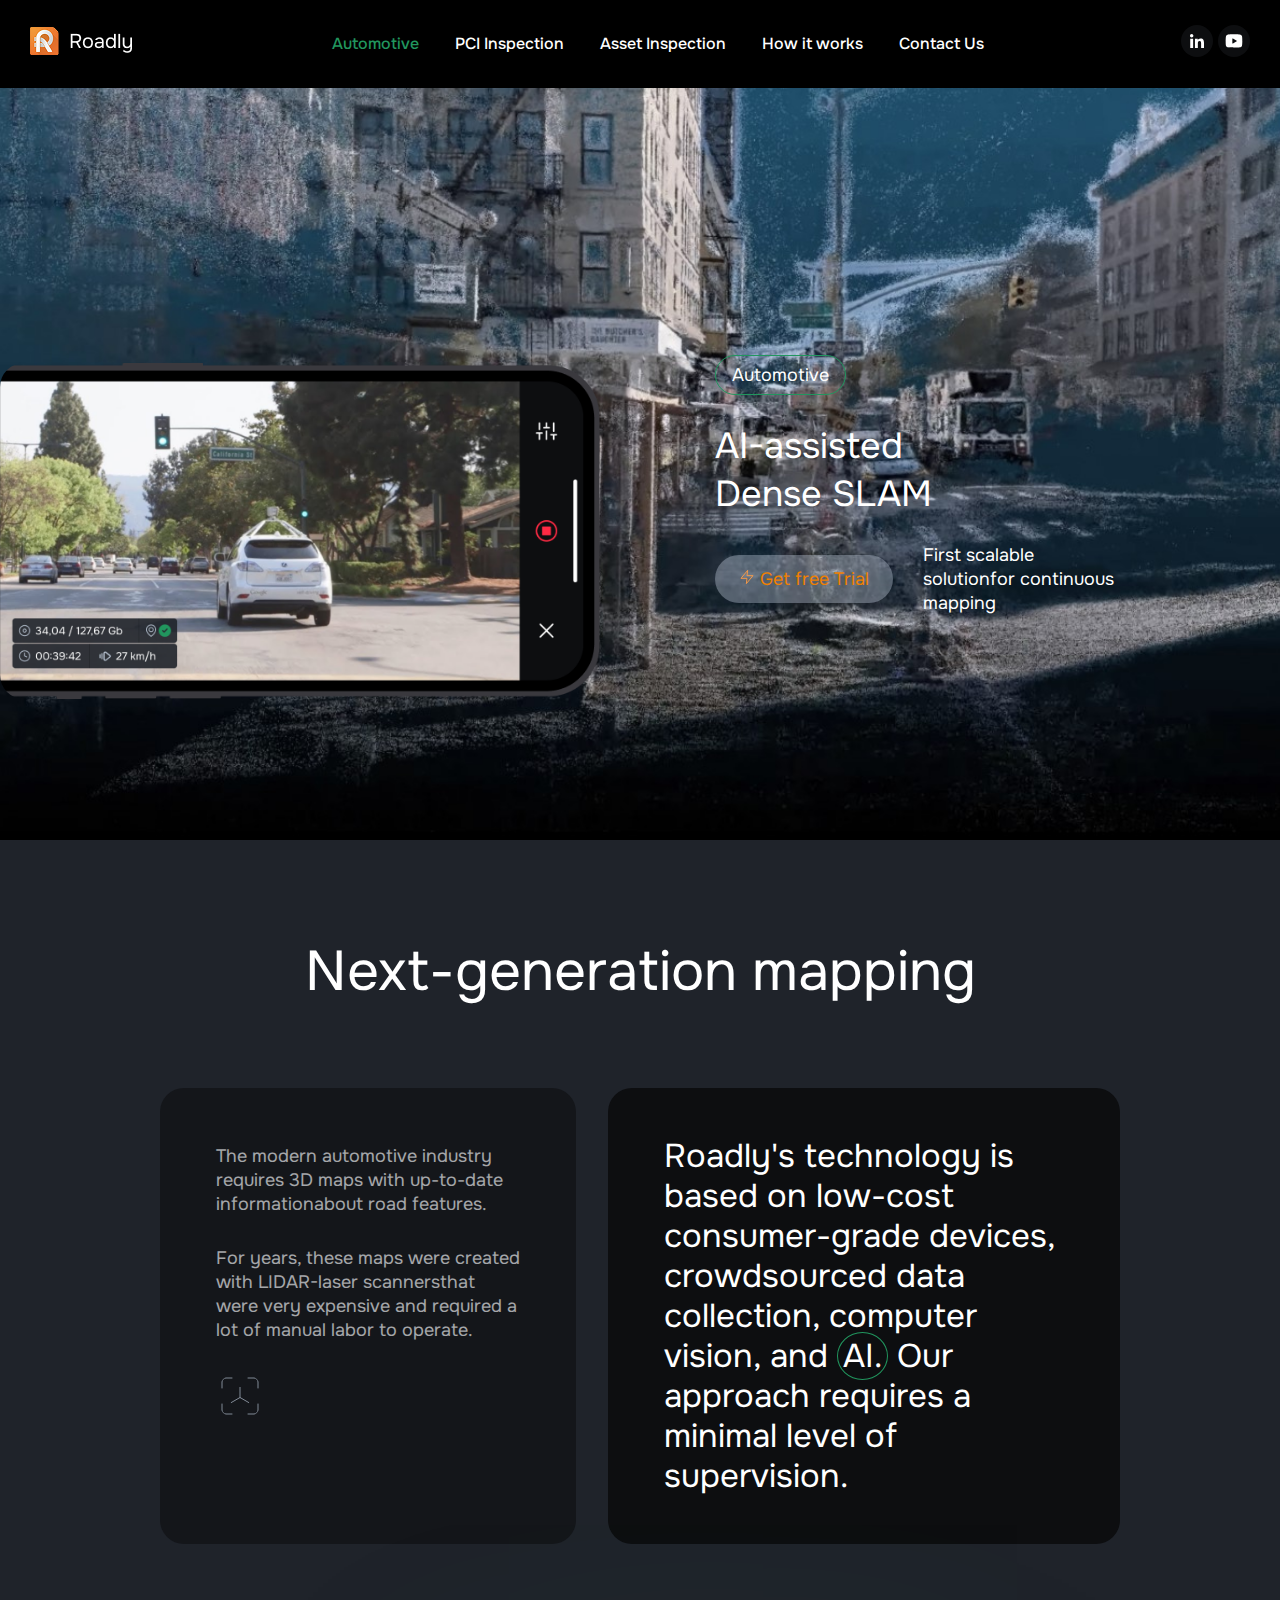
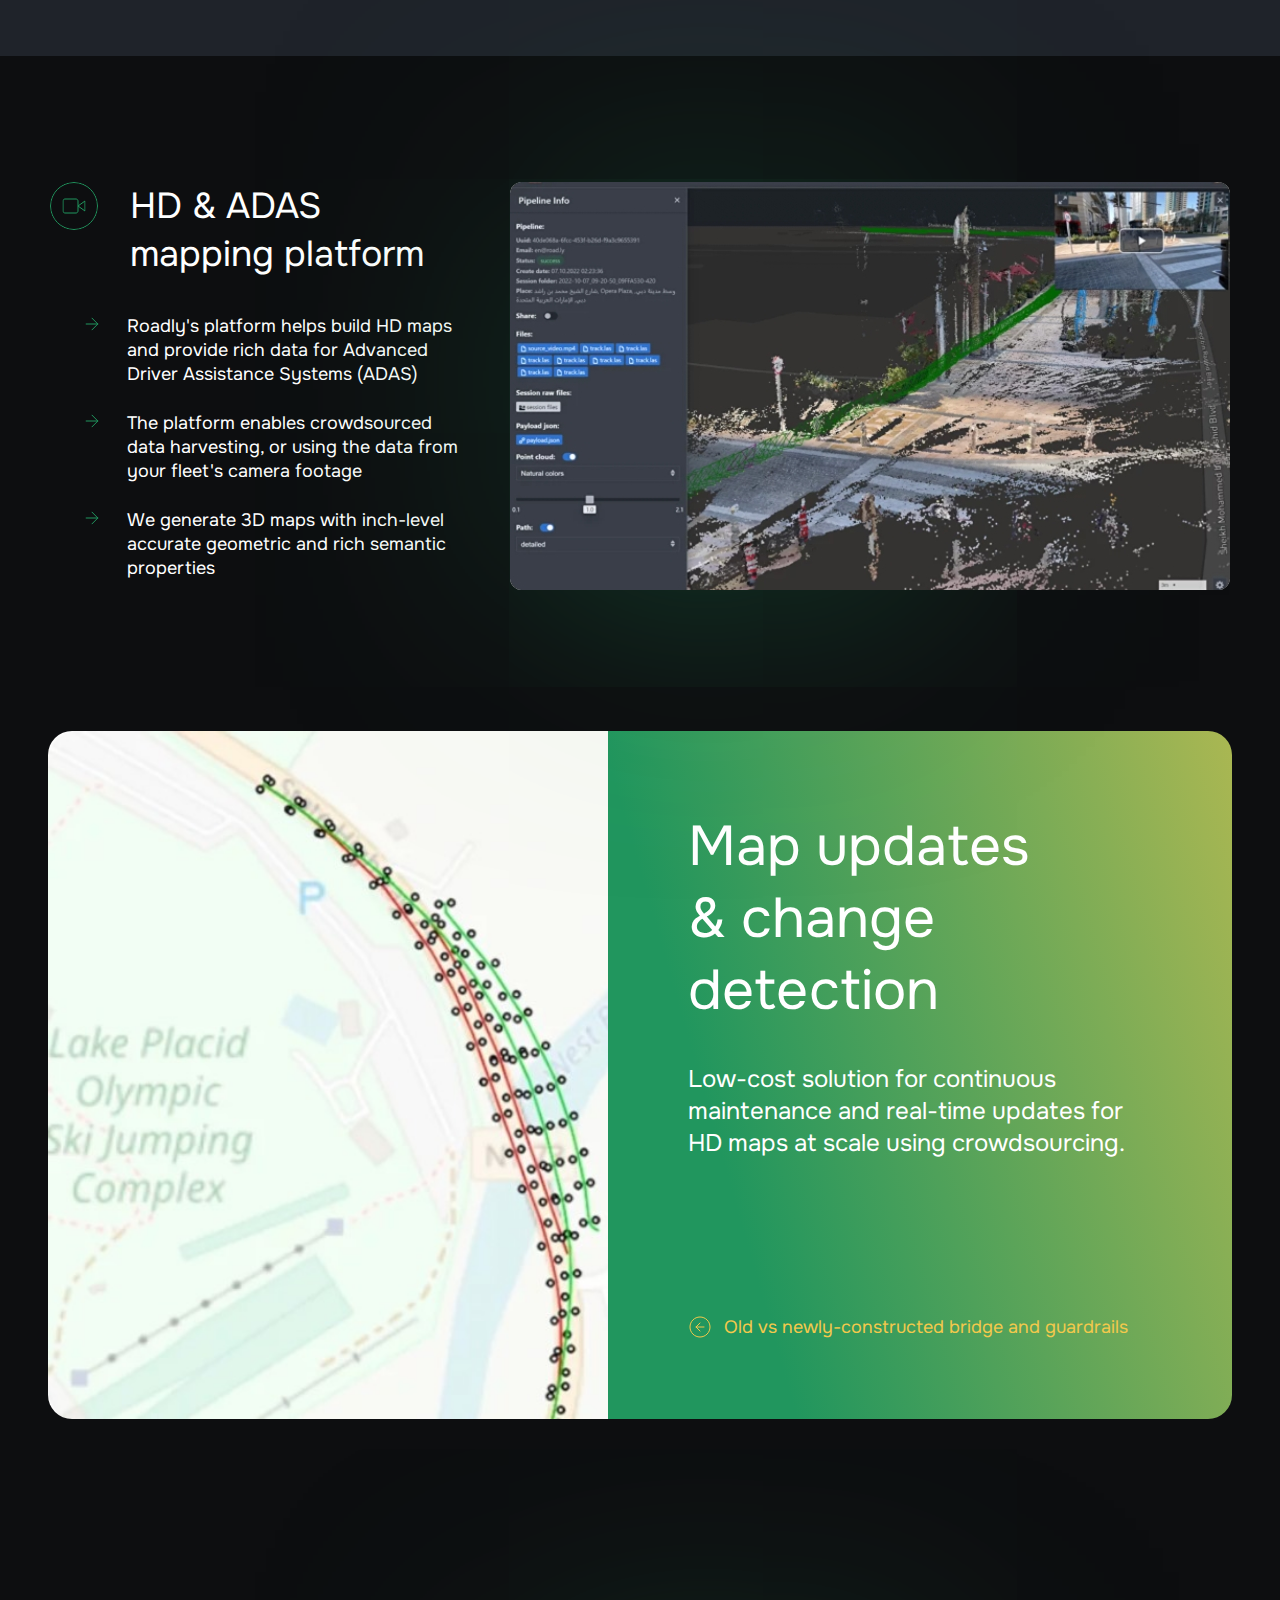
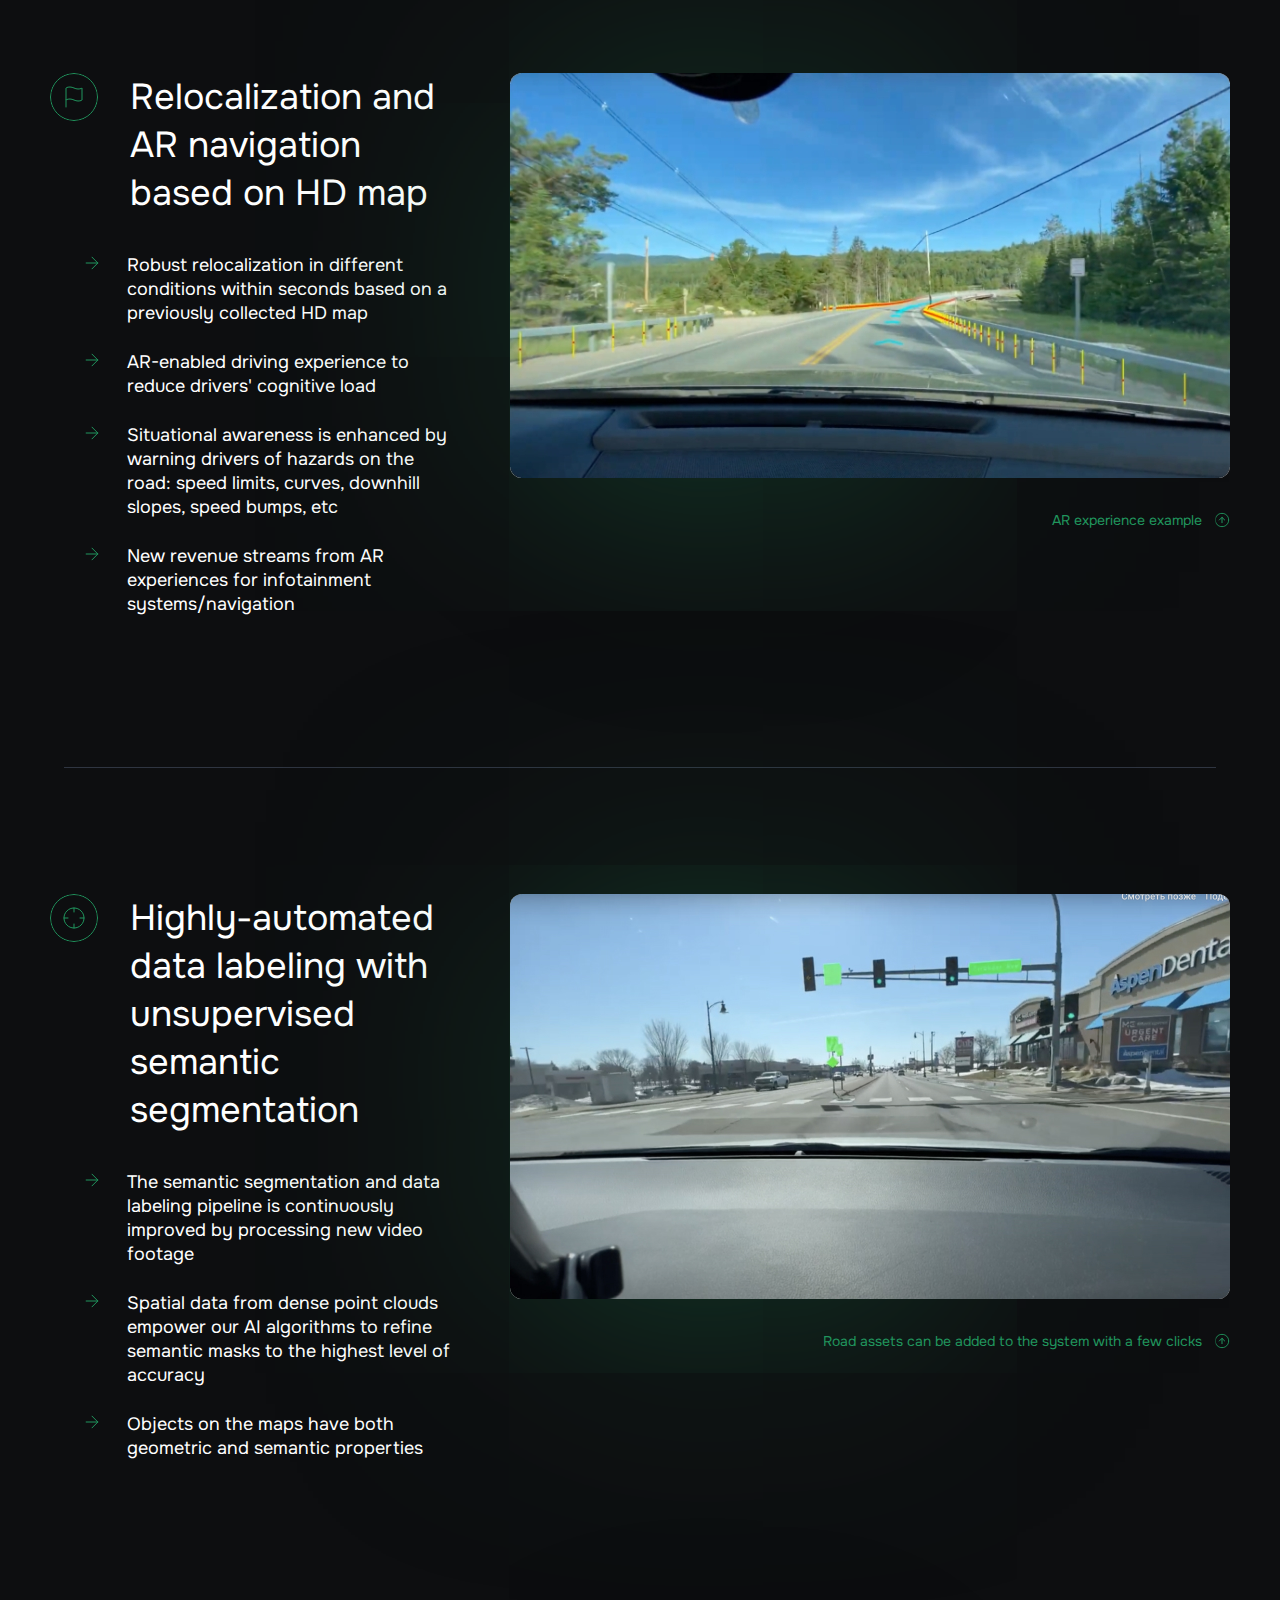
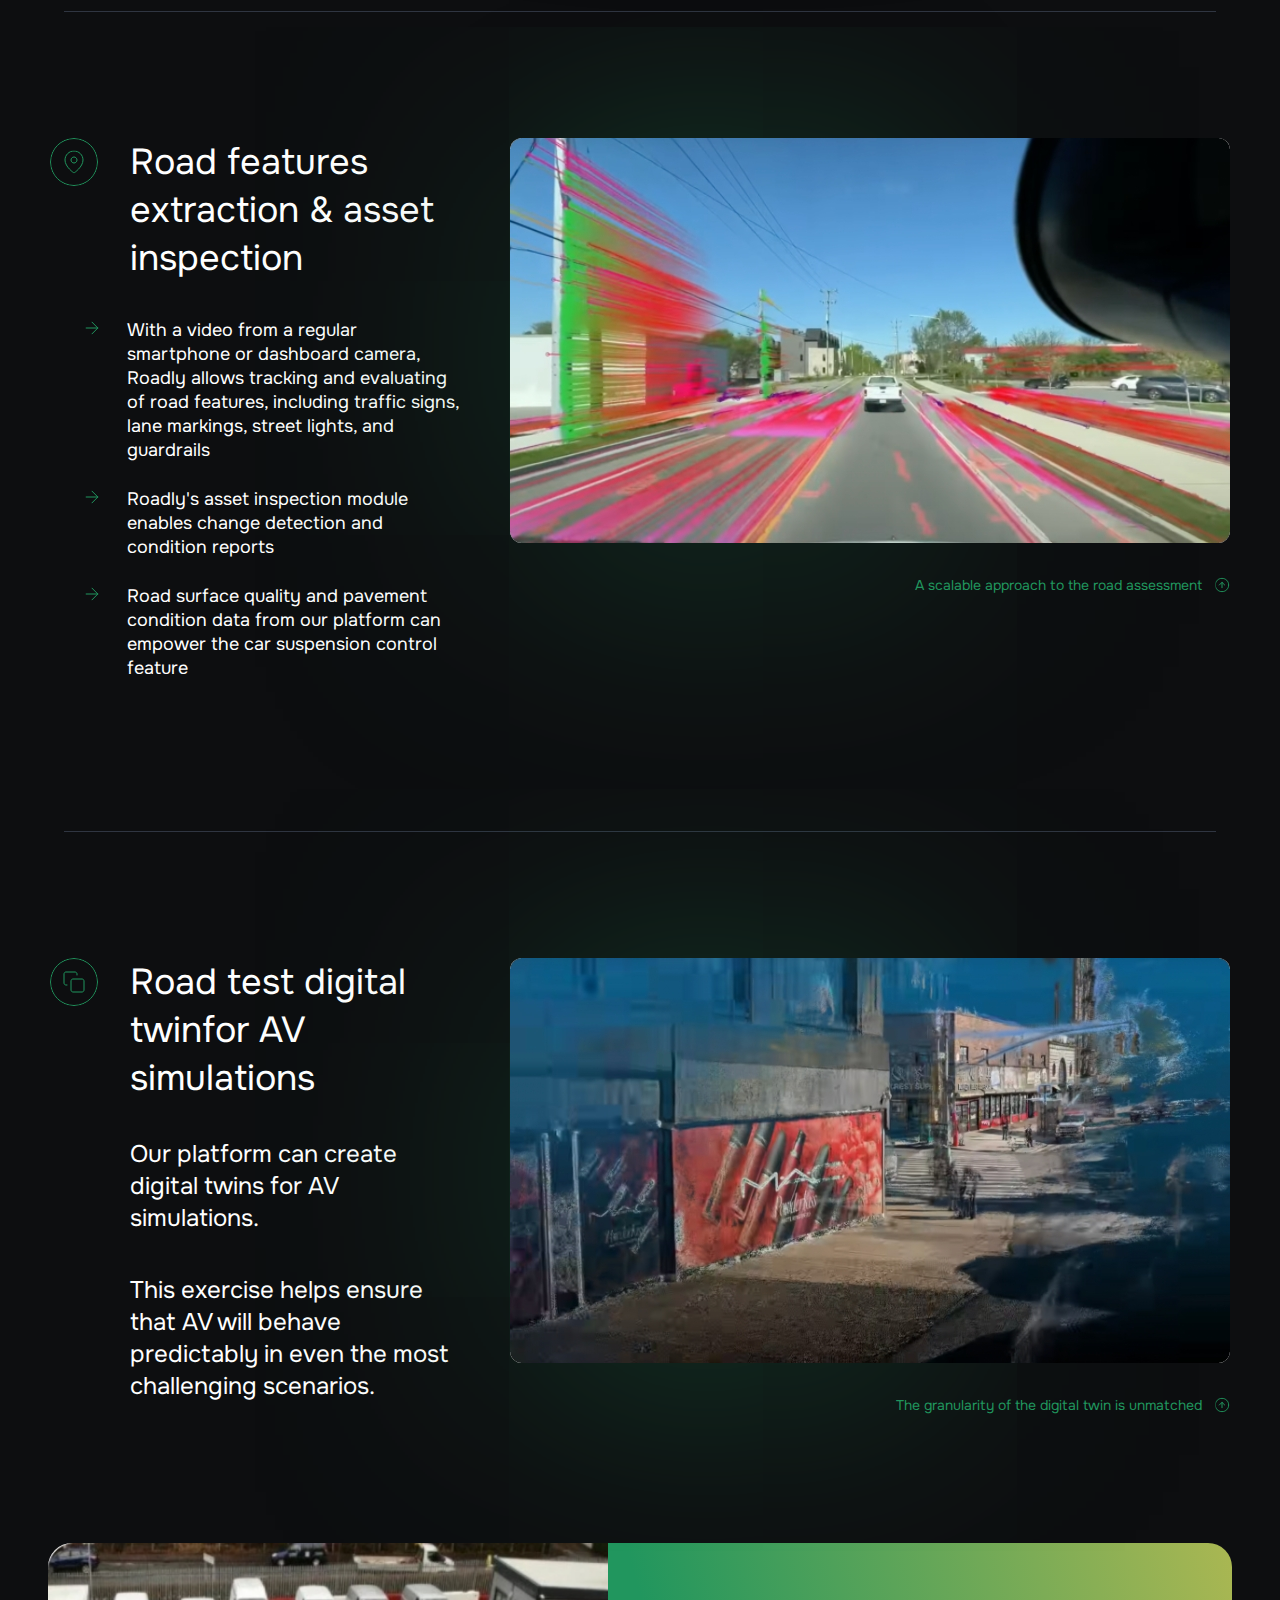
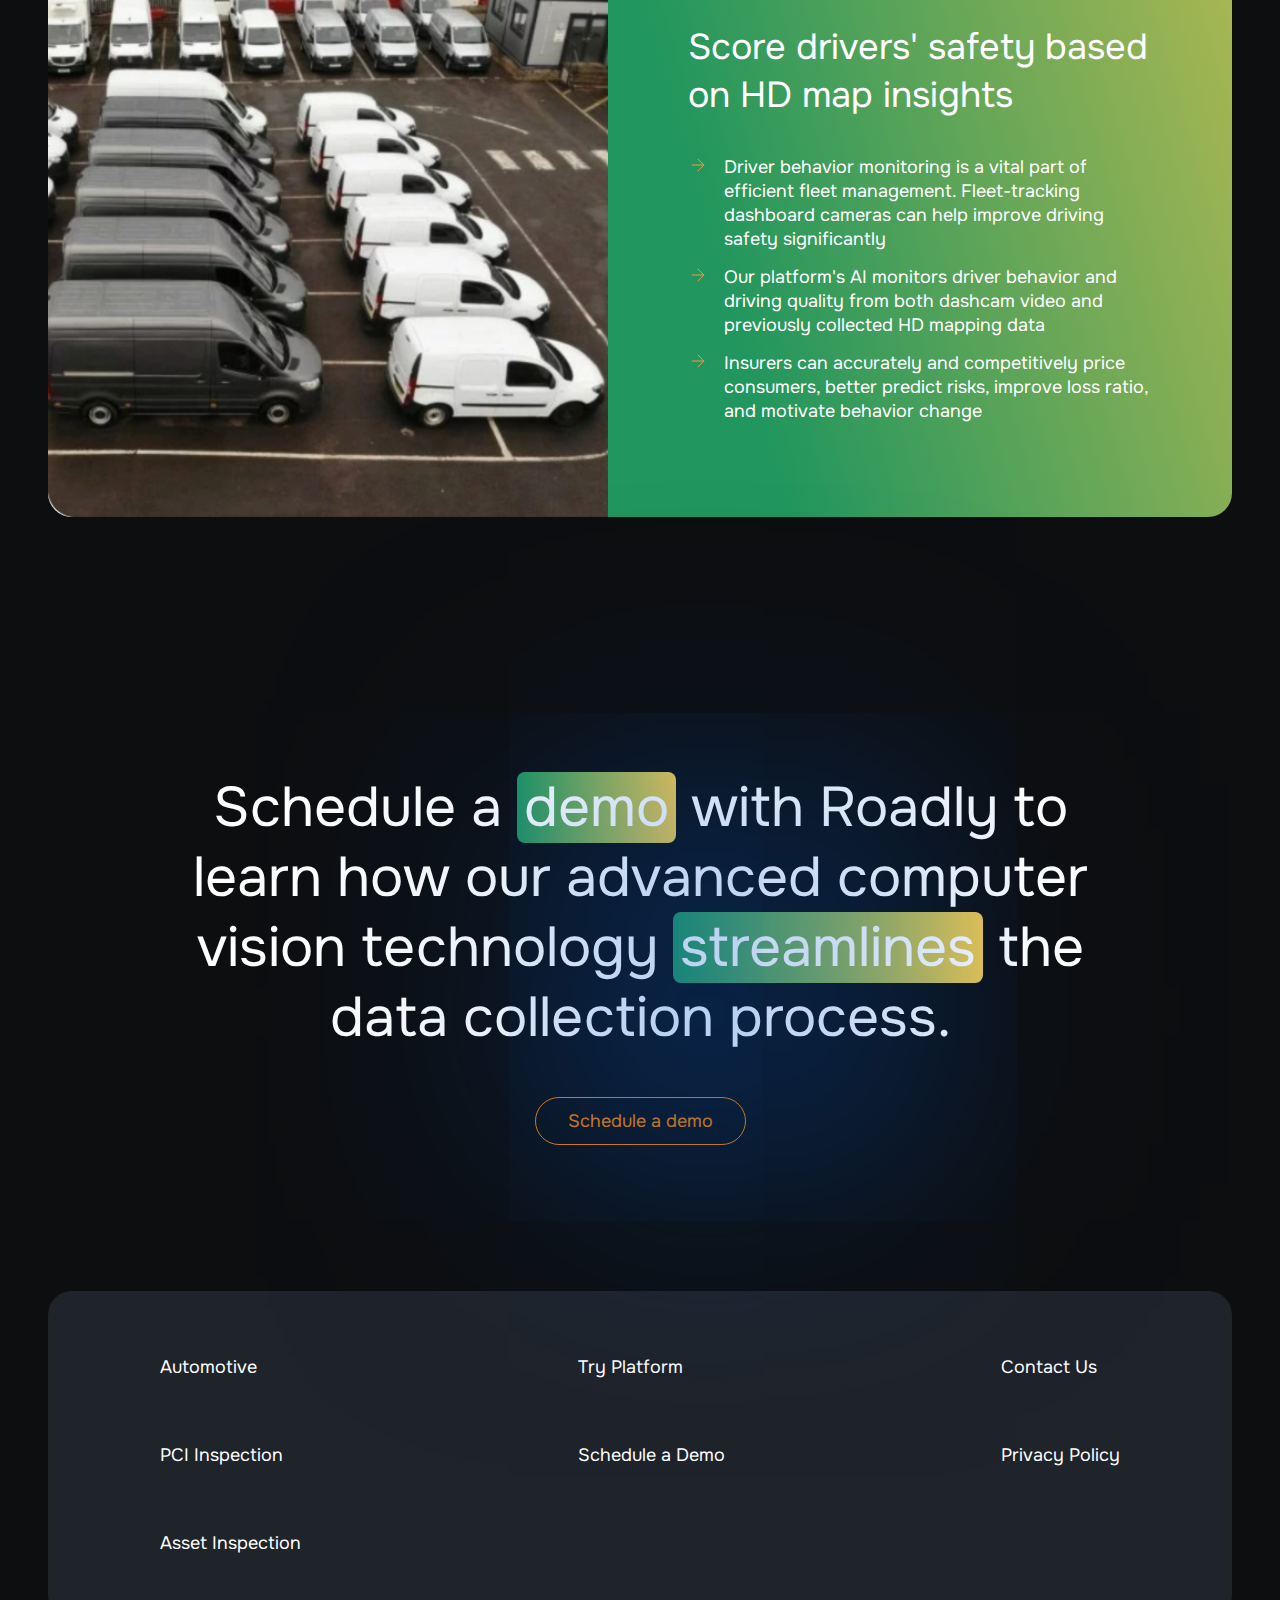
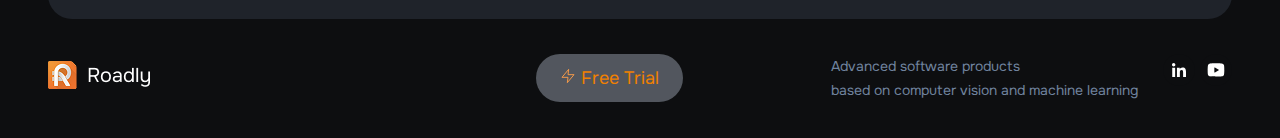
<file: automotive.html>
<!DOCTYPE html>
<html lang="en">
<head>
    <meta charset="UTF-8">
    <meta http-equiv="X-UA-Compatible" content="IE=edge">
    <meta name="viewport" content="width=device-width, initial-scale=1.0">
    <title>Document</title>
    <link rel="preconnect" href="https://fonts.googleapis.com">
    <link rel="preconnect" href="https://fonts.gstatic.com" crossorigin>
    <link href="https://fonts.googleapis.com/css2?family=Onest:wght@100..900&display=swap" rel="stylesheet">
    <link rel="stylesheet" href="reset.css">
    <link rel="stylesheet" href="style.css">
    <link rel="stylesheet" href="media.css">
</head>
<body>
    <header class="header">
            <nav class="nav">
                <a href="index.html" class="logo-link"><img src="img/logo.png" alt="" class="logo-img"></a>
                    <div class="burger-info">
                        <ul class="nav-list">
                            <li class="nav-item"><a href="automotive.html" class="nav-link" style="color: #21965E;">Automotive</a></li>
                            <li class="nav-item"><a href="inspection.html" class="nav-link">PCI Inspection</a></li>
                            <li class="nav-item"><a href="assetinspection.html" class="nav-link">Asset Inspection</a></li>
                            <li class="nav-item"><a href="howitworks.html" class="nav-link">How it works</a></li>
                            <li class="nav-item"><a href="contacts.html" class="nav-link">Contact Us</a></li>
                        </ul>
                        <div class="header-buttons header-buttons__burger">
                            <div class="header-buttons__right  header-buttons__burger__right">

                                <a href="#" class="header-buttons__link1">Automotive.</a>
                                <a href="#" class="header-buttons__link2">PCI Inspection.</a>
                                <a href="#" class="header-buttons__link3">Asset Inspection.</a>
                            </div>
                        </div>
                    </div>    
                <div class="social header-social">
                    <a href="" class="social-link"><img src="img/ico/in.svg" alt="" class="social-img"></a>
                    <a href="" class="social-link"><img src="img/ico/yt.svg" alt="" class="social-img"></a>
                </div>
                <button class="burger-menu">
                    <span></span>
                    <span></span>
                    <span></span>
                </button>
            </nav>
            <div class="header-info header-automotive">
                <div class="header-automotive__imagem">
                    <img src="img/iPhone_13_Pro_Black.png" alt="" class="header-automotive__img">
                </div>
                <div class="header-automotive__info">
                    <span class="header-page__name">Automotive</span>
                    <h1 class="header-automotive-title">AI-assisted<br>
                        Dense SLAM</h1>
                    <div class="header-automotive__submenu">
                        <a href="#" class="header-button"><img src="img/ico/flash.svg" alt="" style="margin-right: 5px;">Get free Trial</a>
                        <p class="header-subtitle header-automotive__subtitle">First scalable solutionfor
                            continuous mapping</p>
                    </div>
                </div>
            </div>
        </header>

        <div class="mapping">
            <div class="mapping-block">
                <h3 class="menu-text1">Next-generation mapping</h3>
                <div class="mapping-item">
                    <div class="mapping-item__left">
                        <p class="menu-item__left__text">The modern automotive industry requires 3D maps with up-to-date informationabout road features.</p>
                        <p class="menu-item__left__text">
                            For years, these maps were created with LIDAR-laser scannersthat were very expensive and required a lot of manual labor to operate.</p>
                        <img src="img/ico/Group 92.svg" alt="" class="menu-item__left__ico">    
                    </div>
                    <div class="menu-item__right">
                        <p class="menu-item__right__text">Roadly's technology is based on low-cost consumer-grade devices, crowdsourced data collection, computer vision, and  <span>AI.</span>  Our approach requires a minimal level of supervision.</p>
                    </div>
                </div>
            </div>
        </div>

        <div class="savetime">
            <div class="savetime-block automotive-block__item">
                <div class="savetime-left">
                    <div class="savetime-title__block">
                        <img src="img/automotive/1.svg" alt="" class="savetime-ico"><h2 class="savetime-title">HD & ADAS
                            mapping platform</h2>
                    </div>
                        <ul class="savetime-list">
                            <li class="savetime-item"><img src="img/ico/innergreen.svg" alt="" class="savetime-inner">Roadly's platform helps build HD maps
                                and provide rich data for Advanced Driver Assistance Systems (ADAS)</li>
                            <li class="savetime-item"><img src="img/ico/innergreen.svg" alt="" class="savetime-inner">The platform enables crowdsourced data harvesting, or using the data from your fleet's camera footage</li>
                            <li class="savetime-item"><img src="img/ico/innergreen.svg" alt="" class="savetime-inner">We generate 3D maps with inch-level accurate geometric and rich semantic properties</li>
                        </ul>
                </div>
                <div class="savetime-right">
                    <img src="img/automotive/img1.jpeg" alt="" class="savetime-img">
                </div>
                <div class="circle-bg circle-bg__green"></div>
            </div>
        </div>
        <div class="detection">
            <div class="detection-item">
                <div class="detection-item__left">
                    <img src="img/automotive/detection.jpeg" alt="" class="detection-img">
                </div>
                <div class="detection-right">
                    <h3 class="menu-text1  detection-title">Map updates<br> & change detection</h3>
                    <p class="detection-text">Low-cost solution for continuous maintenance and real-time updates for HD maps at scale using crowdsourcing.</p>
                    <a href="#" class="automotive-link"><img src="img/automotive/inner.svg" alt="" class="automotive-ico">Old vs newly-constructed bridge and guardrails</a>
                </div>
            </div>
        </div>
        <div class="savetime">
            <div class="savetime-block automotive-block__item">
                <div class="savetime-left">
                    <div class="savetime-title__block">
                        <img src="img/automotive/2.svg" alt="" class="savetime-ico"><h2 class="savetime-title">Relocalization and AR navigation based
                            on HD map</h2>
                    </div>
                        <ul class="savetime-list">
                            <li class="savetime-item"><img src="img/ico/innergreen.svg" alt="" class="savetime-inner">Robust relocalization in different conditions within seconds based on a previously collected HD map</li>
                            <li class="savetime-item"><img src="img/ico/innergreen.svg" alt="" class="savetime-inner">AR-enabled driving experience
                                to reduce drivers' cognitive load</li>
                            <li class="savetime-item"><img src="img/ico/innergreen.svg" alt="" class="savetime-inner">Situational awareness is enhanced by warning drivers of hazards on the road: speed limits, curves, downhill slopes, speed bumps, etc</li>
                            <li class="savetime-item"><img src="img/ico/innergreen.svg" alt="" class="savetime-inner">New revenue streams from AR experiences for infotainment systems/navigation</li>
                        </ul>
                </div>
                <div class="savetime-right">
                        <img src="img/automotive/img2.jpeg" alt="" class="savetime-img">
                    <a href="#" class="automotive-menu__link">AR experience example<img src="img/ico/innertop.svg" alt="" class="automotive-link__ico"></a>
                </div>
                <div class="circle-bg circle-bg__green"></div>
            </div>
            <div class="automotive-line"></div>
            <div class="savetime-block automotive-block__item">
                <div class="savetime-left">
                    <div class="savetime-title__block">
                        <img src="img/automotive/3.svg" alt="" class="savetime-ico"><h2 class="savetime-title">Highly-automated data labeling with unsupervised semantic segmentation</h2>
                    </div>
                        <ul class="savetime-list">
                            <li class="savetime-item"><img src="img/ico/innergreen.svg" alt="" class="savetime-inner">The semantic segmentation and data labeling pipeline is continuously improved by processing new video footage</li>
                            <li class="savetime-item"><img src="img/ico/innergreen.svg" alt="" class="savetime-inner">Spatial data from dense point clouds empower our AI algorithms to refine semantic masks to the highest level of accuracy</li>
                            <li class="savetime-item"><img src="img/ico/innergreen.svg" alt="" class="savetime-inner">Objects on the maps have both geometric and semantic properties</li>
                        </ul>
                </div>
                <div class="savetime-right">
                        <img src="img/automotive/img3.jpg" alt="" class="savetime-img">
                    <a href="#" class="automotive-menu__link">Road assets can be added to the system with a few clicks<img src="img/ico/innertop.svg" alt="" class="automotive-link__ico"></a>
                </div>
                <div class="circle-bg circle-bg__green"></div>
            </div>
            <div class="automotive-line"></div>
            <div class="savetime-block automotive-block__item">
                <div class="savetime-left">
                    <div class="savetime-title__block">
                        <img src="img/automotive/4.svg" alt="" class="savetime-ico"><h2 class="savetime-title">Road features extraction & asset inspection</h2>
                    </div>
                        <ul class="savetime-list">
                            <li class="savetime-item"><img src="img/ico/innergreen.svg" alt="" class="savetime-inner">With a video from a regular smartphone or dashboard camera, Roadly allows tracking and evaluating of road features, including traffic signs, lane markings, street lights, and guardrails</li>
                            <li class="savetime-item"><img src="img/ico/innergreen.svg" alt="" class="savetime-inner">Roadly's asset inspection module enables change detection and condition reports</li>
                            <li class="savetime-item"><img src="img/ico/innergreen.svg" alt="" class="savetime-inner">Road surface quality and pavement condition data from our platform can empower the car suspension control feature</li>
                        </ul>
                </div>
                <div class="savetime-right">
                        <img src="img/automotive/img4.jpeg" alt="" class="savetime-img">
                    <a href="#" class="automotive-menu__link">A scalable approach to the road assessment<img src="img/ico/innertop.svg" alt="" class="automotive-link__ico"></a>
                </div>
                <div class="circle-bg circle-bg__green"></div>
            </div>
            <div class="automotive-line"></div>
            <div class="savetime-block automotive-block__item">
                <div class="savetime-left">
                    <div class="savetime-title__block">
                        <img src="img/automotive/5.svg" alt="" class="savetime-ico"><h2 class="savetime-title">Road test digital
                            twinfor AV simulations</h2>
                    </div>
                        <p class="automotive-text1">Our platform can create digital twins for AV simulations.</p>
                        <p class="automotive-text1 automotive-text1_1">This exercise helps ensure that AV will behave predictably in even the most challenging scenarios.</p>
                </div>
                <div class="savetime-right">
                        <img src="img/automotive/img5.jpeg" alt="" class="savetime-img">
                    <a href="#" class="automotive-menu__link">The granularity of the digital twin is unmatched<img src="img/ico/innertop.svg" alt="" class="automotive-link__ico"></a>
                </div>
                <div class="circle-bg circle-bg__green"></div>
            </div>
        </div>

        <div class="detection">
            <div class="detection-item">
                <div class="detection-item__left">
                    <img src="img/automotive/driver.jpeg" alt="" class="detection-img">
                </div>
                <div class="detection-right">
                    <h3 class="menu-text1  detection-title drivers-title">Score drivers' safety based
                        on HD map insights</h3>

                    <div class="drivers-item"><img src="img/ico/inner.svg" alt=""><p class="detection-text drivers-text">Driver behavior monitoring is a vital part of efficient fleet management. Fleet-tracking dashboard cameras can help improve driving safety significantly</p></div>
                    <div class="drivers-item"><img src="img/ico/inner.svg" alt=""><p class="detection-text drivers-text">Our platform's AI monitors driver behavior and driving quality from both dashcam video and previously collected HD mapping data</p></div>
                    <div class="drivers-item"><img src="img/ico/inner.svg" alt=""><p class="detection-text drivers-text">Insurers can accurately and competitively price consumers, better predict risks, improve loss ratio, and motivate behavior change</p></div>
                    
                </div>
            </div>
        </div>
        <div class="trial-block driver-bg">
            <div class="trial-info driver-info">
                <p class="trial-text driver-text1">Schedule a <span>demo</span> with Roadly to learn how our advanced computer vision technology <span>streamlines</span> the data collection process.</p>
                <a href="#" class="driver-btn">Schedule a demo</a>
            </div>
            <div class="circle-bg"></div>
        </div>
        <footer class="footer">
            <div class="footer-nav">
                <ul class="footer-list">
                    <li class="footer-item"><a href="#" class="footer-link">Automotive</a></li>
                    <li class="footer-item"><a href="#" class="footer-link">PCI Inspection</a></li>
                    <li class="footer-item" style="margin-bottom: 0;"><a href="#" class="footer-link" >Asset Inspection</a></li>
                </ul>
                <ul class="footer-list">
                    <li class="footer-item"><a href="#" class="footer-link">Try Platform</a></li>
                    <li class="footer-item"><a href="#" class="footer-link">Schedule a Demo</a></li>
                </ul>
                <ul class="footer-list">
                    <li class="footer-item"><a href="#" class="footer-link">Contact Us</a></li>
                    <li class="footer-item"><a href="#" class="footer-link">Privacy Policy</a></li>
                </ul>
            </div>
            <div class="footer-bottom">
                <a href="#" class="logo-link"><img src="img/logo.png" alt="" class="logo-img logo-img__footer"></a>
                <a href="#" class="header-button footer-button"><img src="img/ico/flash.svg" alt="" style="margin-right: 5px;">Free Trial</a>
                <div class="footer-bottom__right">
                    <p class="footer-text">Advanced software products<br>
                        based on computer vision and machine learning</p>
                        <div class="social">
                            <a href="" class="social-link"><img src="img/ico/in.svg" alt="" class="social-img"></a>
                            <a href="" class="social-link"><img src="img/ico/yt.svg" alt="" class="social-img"></a>
                        </div>
                </div>
            </div>
        </footer>
        <script src="script.js"></script>
</body>
</html>
</file>
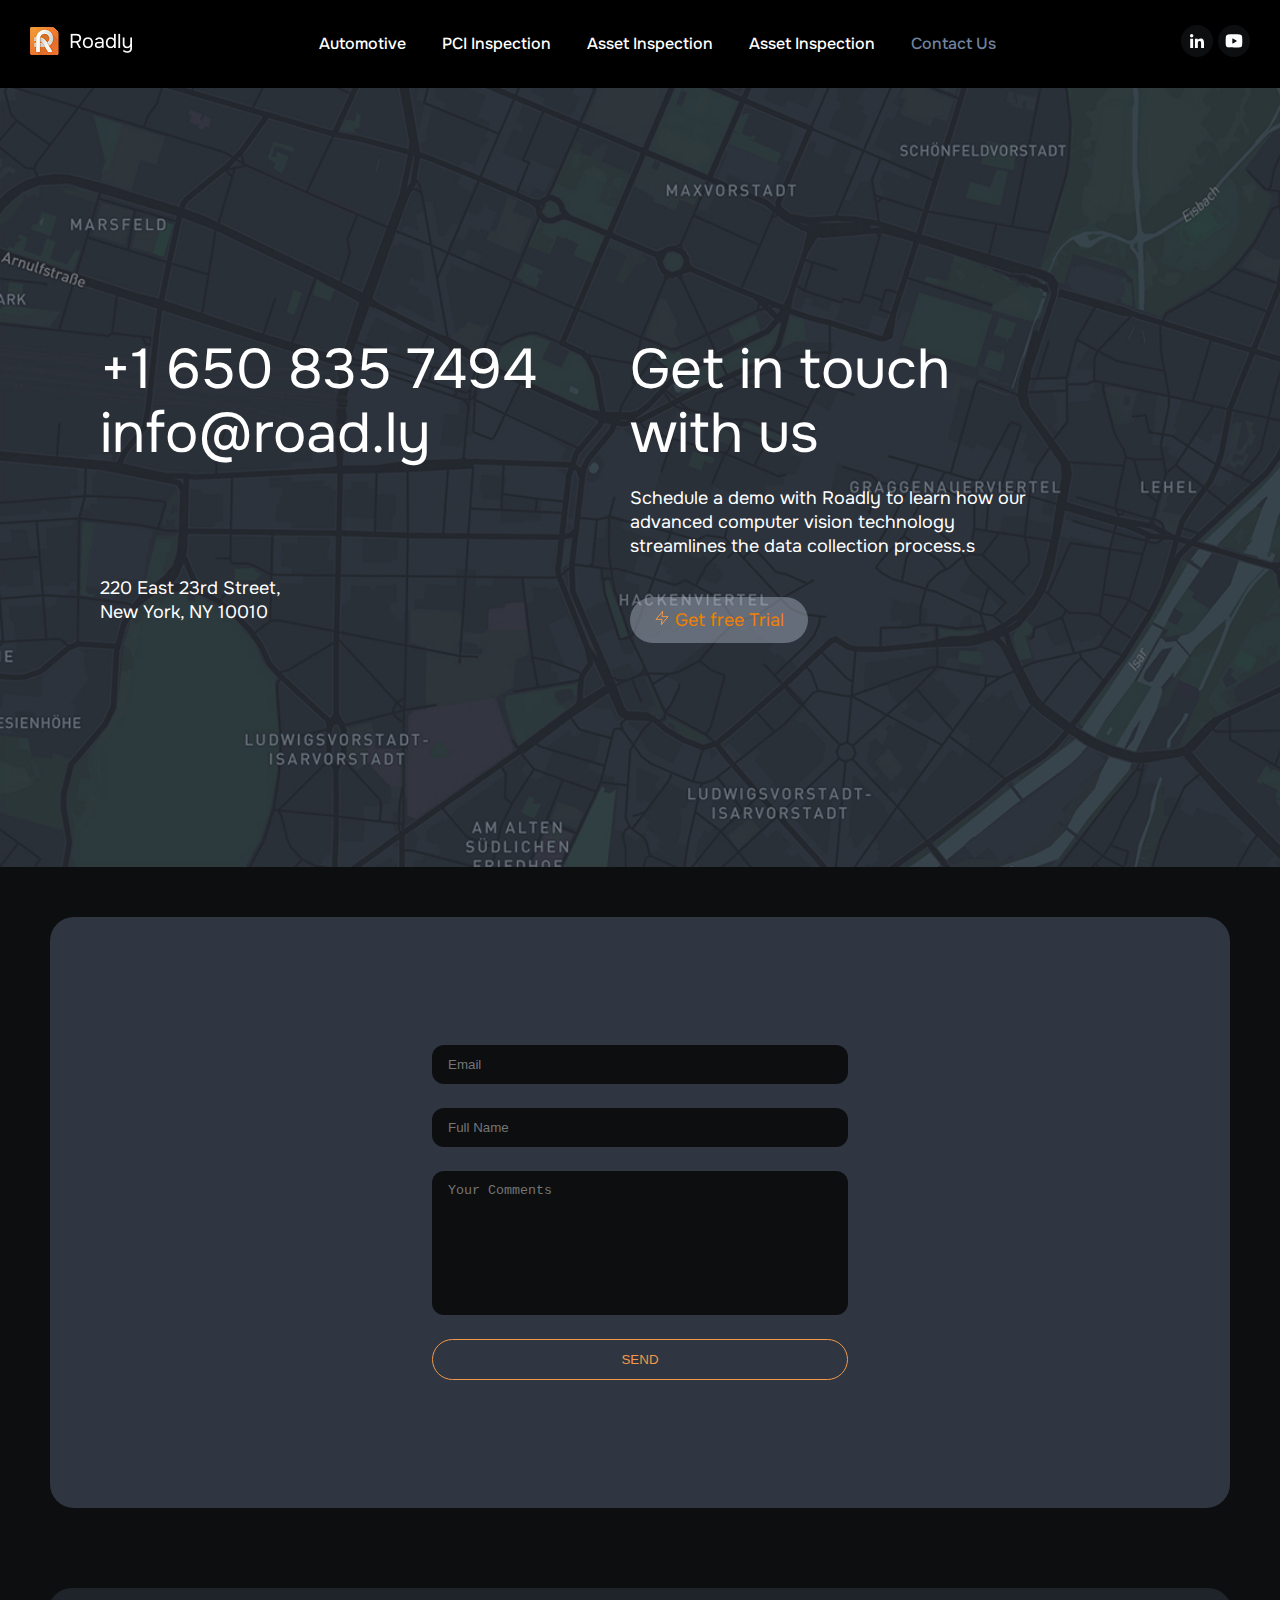
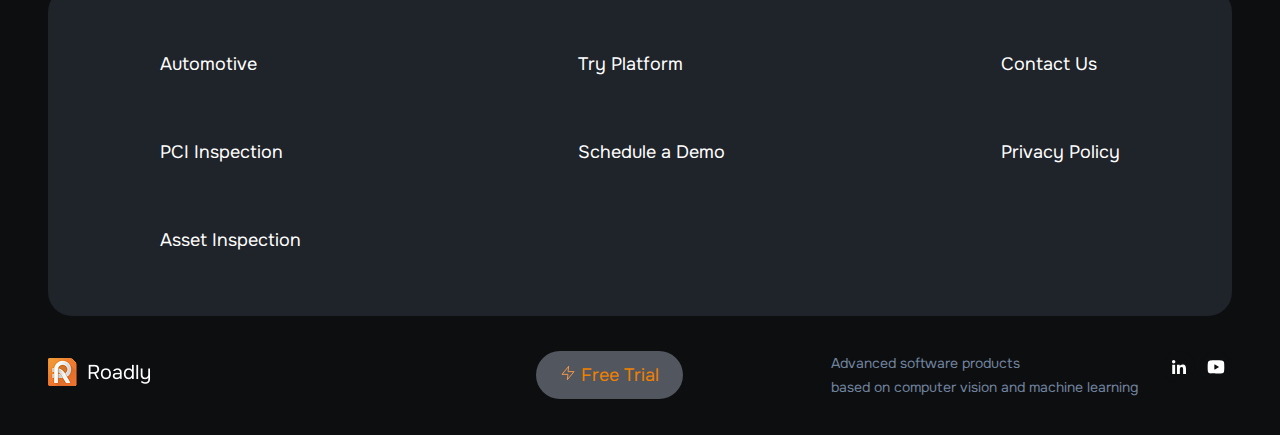
<file: contacts.html>
<!DOCTYPE html>
<html lang="en">
<head>
    <meta charset="UTF-8">
    <meta http-equiv="X-UA-Compatible" content="IE=edge">
    <meta name="viewport" content="width=device-width, initial-scale=1.0">
    <title>Document</title>
    <link rel="preconnect" href="https://fonts.googleapis.com">
    <link rel="preconnect" href="https://fonts.gstatic.com" crossorigin>
    <link href="https://fonts.googleapis.com/css2?family=Onest:wght@100..900&display=swap" rel="stylesheet">
    <link rel="stylesheet" href="reset.css">
    <link rel="stylesheet" href="style.css">
    <link rel="stylesheet" href="media.css">
</head>
<body>
    <header class="header header-contactus__bg">
        <!-- <div class="container"> -->
            <nav class="nav">
                <a href="index.html" class="logo-link"><img src="img/logo.png" alt="" class="logo-img"></a>
                    <div class="burger-info">
                        <ul class="nav-list">
                            <li class="nav-item"><a href="automotive.html" class="nav-link">Automotive</a></li>
                            <li class="nav-item"><a href="inspection.html" class="nav-link">PCI Inspection</a></li>
                            <li class="nav-item"><a href="assetinspection.html" class="nav-link">Asset Inspection</a></li>
                            <li class="nav-item"><a href="howitworks.html" class="nav-link">Asset Inspection</a></li>
                            <li class="nav-item"><a href="contacts.html" class="nav-link" style="color: #70839E;">Contact Us</a></li>
                        </ul>
                        <div class="header-buttons header-buttons__burger">
                            <div class="header-buttons__right  header-buttons__burger__right">

                                <a href="automotive.html" class="header-buttons__link1">Automotive.</a>
                                <a href="inspection.html" class="header-buttons__link2">PCI Inspection.</a>
                                <a href="#" class="header-buttons__link3">Asset Inspection.</a>
                            </div>
                        </div>
                    </div>    
                <div class="social header-social">
                    <a href="" class="social-link"><img src="img/ico/in.svg" alt="" class="social-img"></a>
                    <a href="" class="social-link"><img src="img/ico/yt.svg" alt="" class="social-img"></a>
                </div>
                <button class="burger-menu">
                    <span></span>
                    <span></span>
                    <span></span>
                </button>
            </nav>
            <div class="header-info header-automotive header-inspection contactus-information">
                <div class="header-automotive__info contact-info">
                    <div class="contact-info__left">
                        <p class="contact-title contact-phone">+1 650 835 7494<br>info@road.ly</p>
                        <div class="contactus-block__adress">
                            <p class="contactus-adress">220 East 23rd Street,<br>New York, NY 10010</p>
                            <!-- <div class="contactus-place">
                                <img src="img/ico/Arrow.svg" alt="" class="arrow">
                                <div class="place"><div class="placem"></div></div>
                            </div> -->
                        </div>
                    </div>
                    <div class="contact-info__right">
                        <h2 class="contact-title">Get in touch with us</h2>
                        
                        <p class="header-subtitle header-automotive__subtitle contact-subtitle">Schedule a demo with Roadly to learn how our advanced computer vision technology streamlines the data collection process.s</p>
                        <a href="#" class="header-button"><img src="img/ico/flash.svg" alt="" style="margin-right: 5px;">Get free Trial</a>

                    </div>
                </div>
            </div>
        <!-- </div> -->
    </header>
    <div class="contactus-form">
        <div class="contactus-form__block">
            <div class="contactus-form__item">
                <input type="text" placeholder="Email">
                <input type="text" placeholder="Full Name">
                <textarea placeholder="Your Comments"></textarea>
                <button class="form-link">SEND</button>
            </div>
        </div>
    </div>
    <footer class="footer">
        <div class="footer-nav">
            <ul class="footer-list">
                <li class="footer-item"><a href="#" class="footer-link">Automotive</a></li>
                <li class="footer-item"><a href="#" class="footer-link">PCI Inspection</a></li>
                <li class="footer-item" style="margin-bottom: 0;"><a href="#" class="footer-link" >Asset Inspection</a></li>
            </ul>
            <ul class="footer-list">
                <li class="footer-item"><a href="#" class="footer-link">Try Platform</a></li>
                <li class="footer-item"><a href="#" class="footer-link">Schedule a Demo</a></li>
            </ul>
            <ul class="footer-list">
                <li class="footer-item"><a href="#" class="footer-link">Contact Us</a></li>
                <li class="footer-item"><a href="#" class="footer-link">Privacy Policy</a></li>
            </ul>
        </div>
        <div class="footer-bottom">
            <a href="#" class="logo-link"><img src="img/logo.png" alt="" class="logo-img logo-img__footer"></a>
            <a href="#" class="header-button footer-button"><img src="img/ico/flash.svg" alt="" style="margin-right: 5px;">Free Trial</a>
            <div class="footer-bottom__right">
                <p class="footer-text">Advanced software products<br>
                    based on computer vision and machine learning</p>
                    <div class="social">
                        <a href="" class="social-link"><img src="img/ico/in.svg" alt="" class="social-img"></a>
                        <a href="" class="social-link"><img src="img/ico/yt.svg" alt="" class="social-img"></a>
                    </div>
            </div>
        </div>
    </footer>
    <script src="script.js"></script>
</body>
</html>
</file>
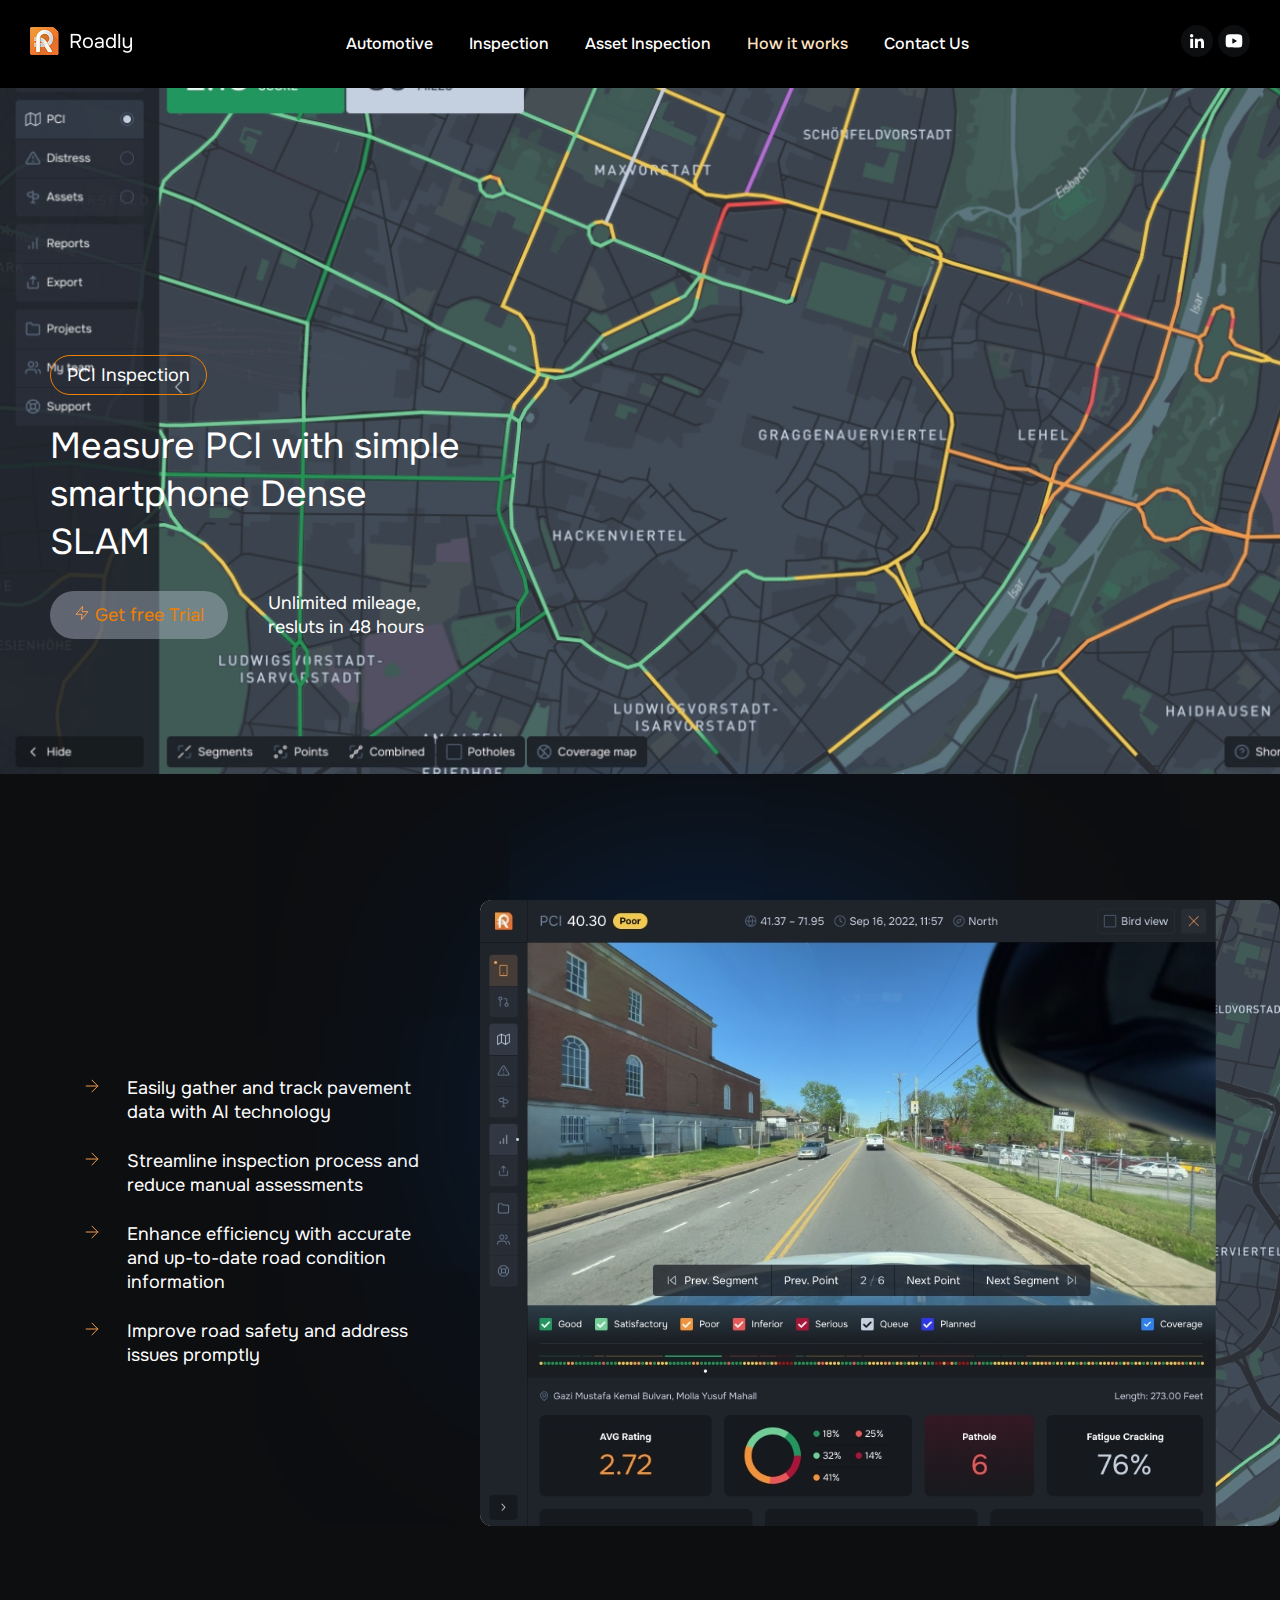
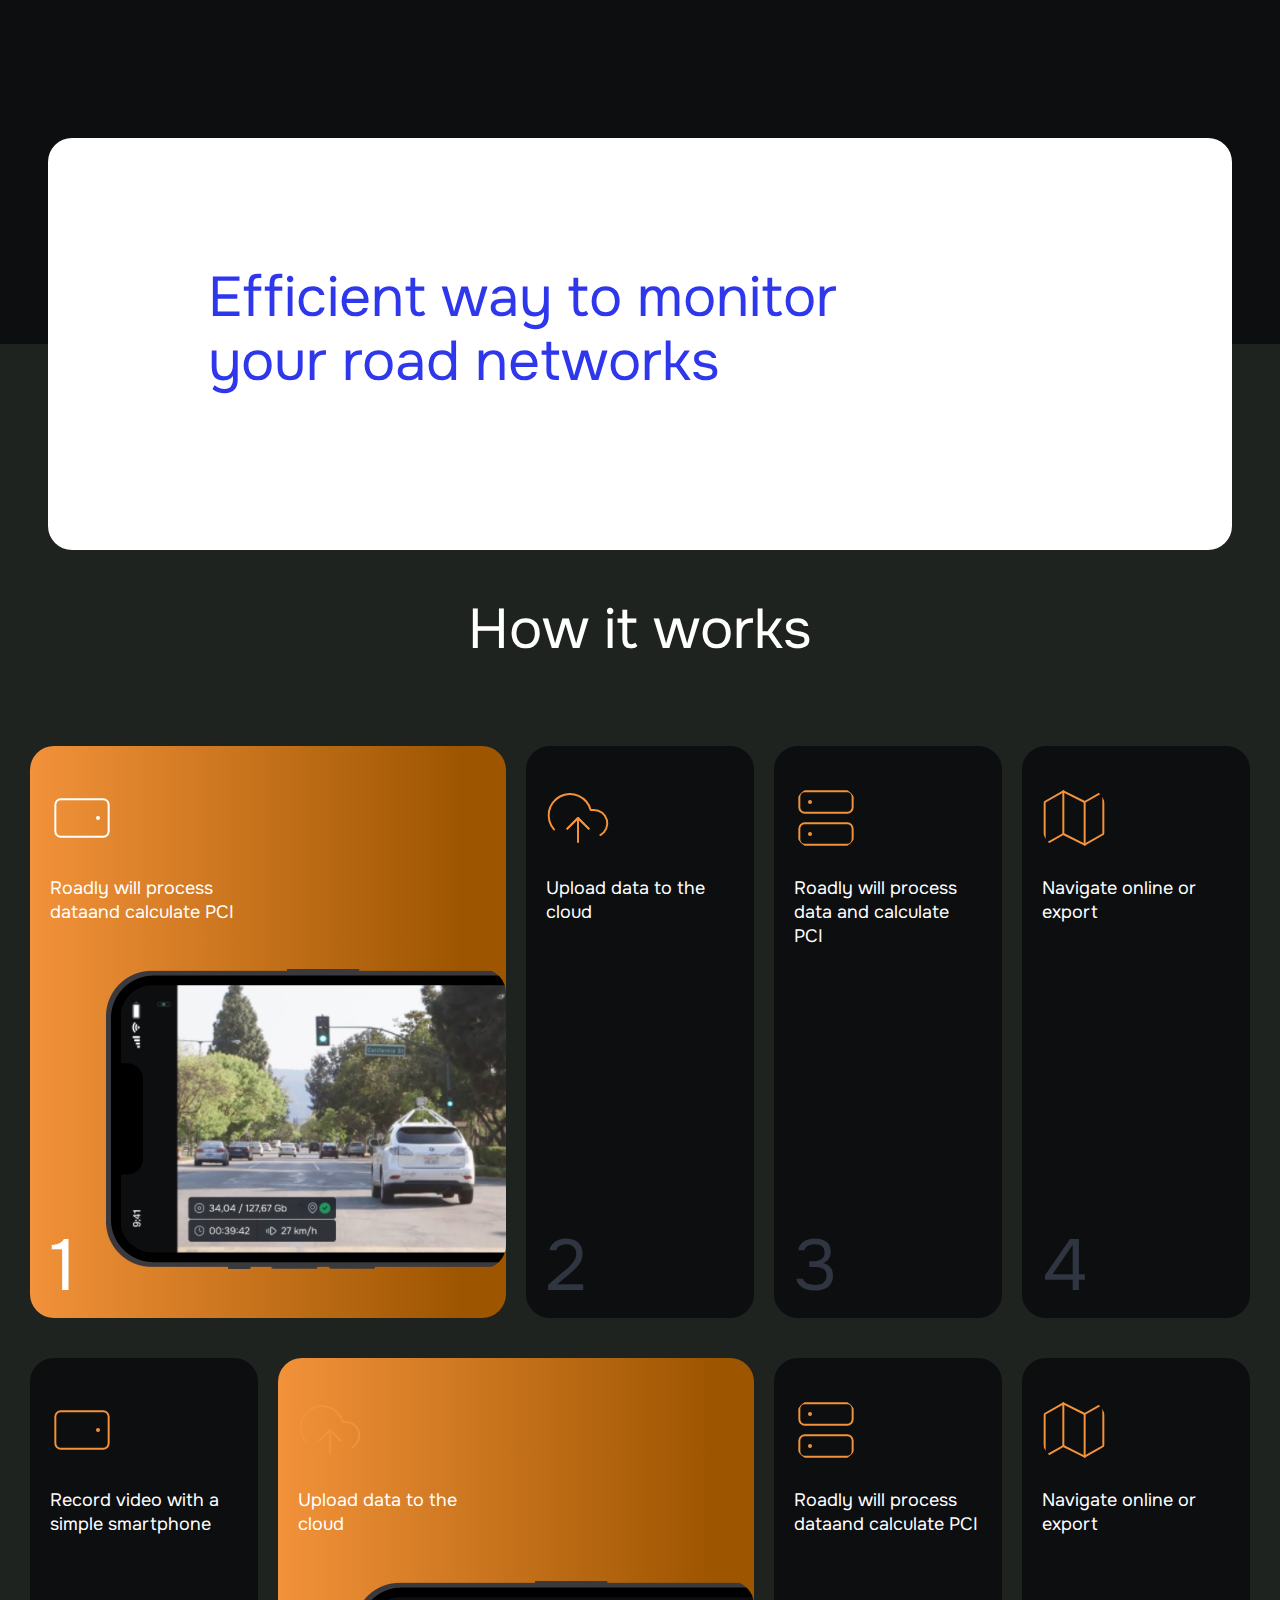
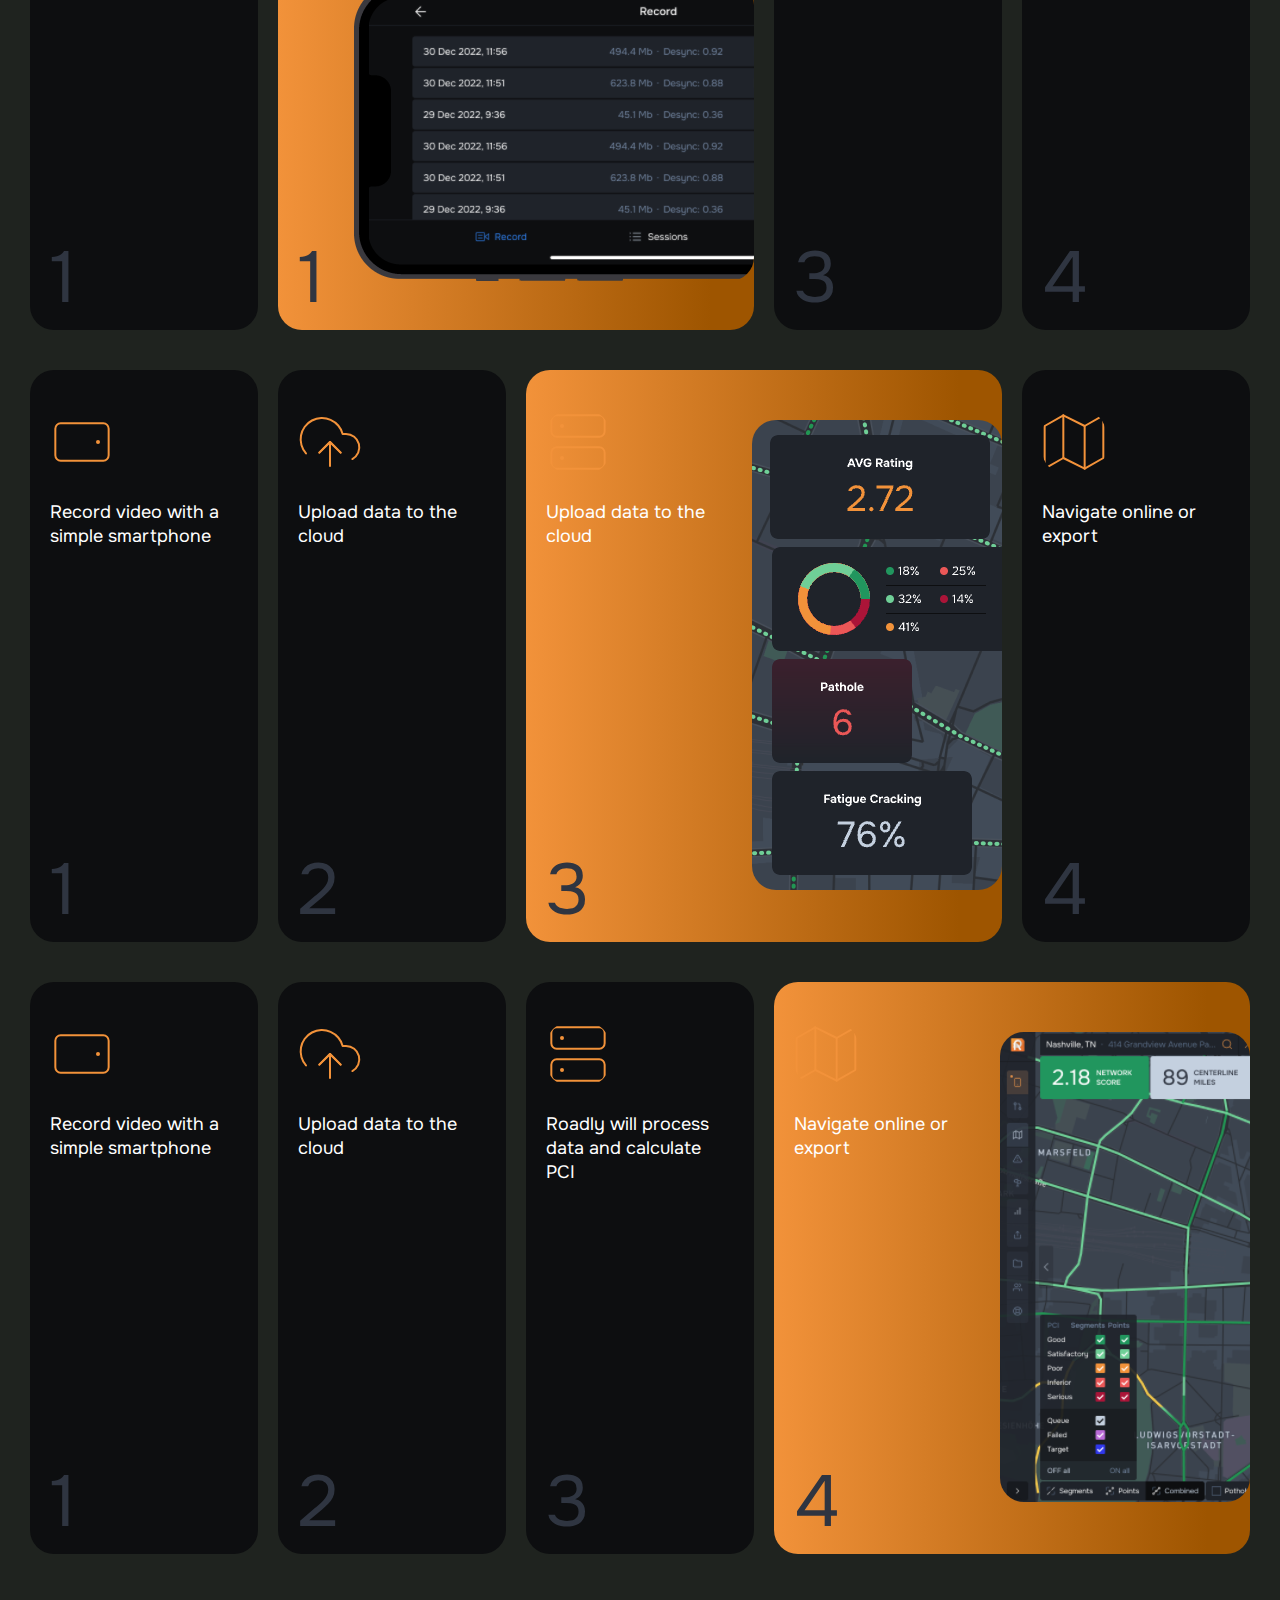
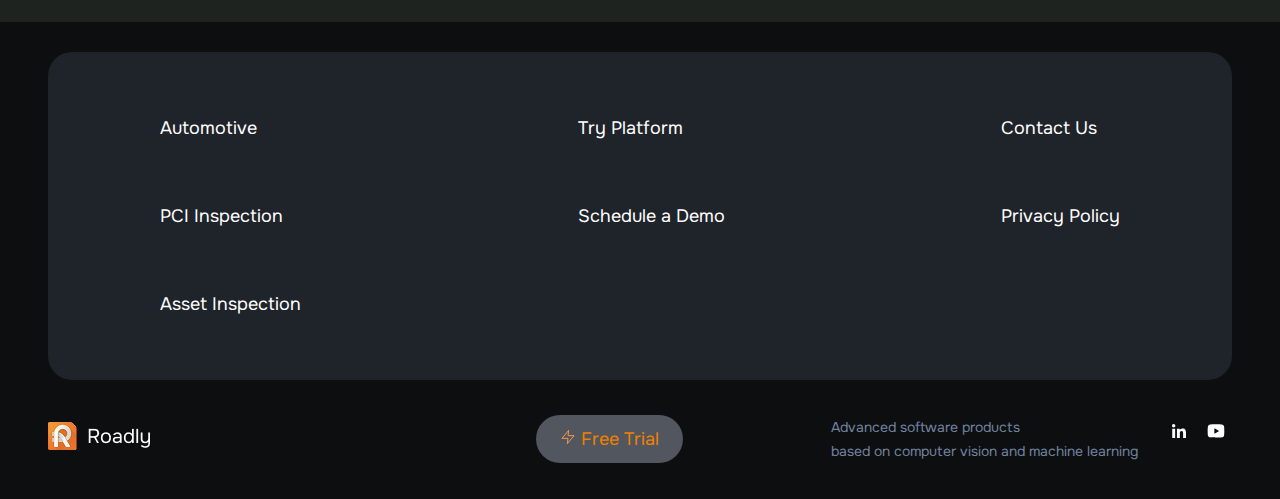
<file: howitworks.html>
<!DOCTYPE html>
<html lang="en">
<head>
    <meta charset="UTF-8">
    <meta http-equiv="X-UA-Compatible" content="IE=edge">
    <meta name="viewport" content="width=device-width, initial-scale=1.0">
    <title>Document</title>
    <link rel="preconnect" href="https://fonts.googleapis.com">
    <link rel="preconnect" href="https://fonts.gstatic.com" crossorigin>
    <link href="https://fonts.googleapis.com/css2?family=Onest:wght@100..900&display=swap" rel="stylesheet">
    <link rel="stylesheet" href="reset.css">
    <link rel="stylesheet" href="style.css">
    <link rel="stylesheet" href="media.css">
</head>
<body>
    <header class="header header-inspection__bg">
        <!-- <div class="container"> -->
            <nav class="nav">
                <a href="index.html" class="logo-link"><img src="img/logo.png" alt="" class="logo-img"></a>
                    <div class="burger-info">
                        <ul class="nav-list">
                            <li class="nav-item"><a href="automotive.html" class="nav-link">Automotive</a></li>
                            <li class="nav-item"><a href="inspection.html" class="nav-link"> Inspection</a></li>
                            <li class="nav-item"><a href="assetinspection.html" class="nav-link">Asset Inspection</a></li>
                            <li class="nav-item"><a href="howitworks.html" class="nav-link" style="color: bisque;">How it works</a></li>
                            <li class="nav-item"><a href="contacts.html" class="nav-link">Contact Us</a></li>
                        </ul>
                        <div class="header-buttons header-buttons__burger">
                            <div class="header-buttons__right  header-buttons__burger__right">

                                <a href="automotive.html" class="header-buttons__link1">Automotive.</a>
                                <a href="inspection.html" class="header-buttons__link2">PCI Inspection.</a>
                                <a href="#" class="header-buttons__link3">Asset Inspection.</a>
                            </div>
                        </div>
                    </div>    
                <div class="social header-social">
                    <a href="" class="social-link"><img src="img/ico/in.svg" alt="" class="social-img"></a>
                    <a href="" class="social-link"><img src="img/ico/yt.svg" alt="" class="social-img"></a>
                </div>
                <button class="burger-menu">
                    <span></span>
                    <span></span>
                    <span></span>
                </button>
            </nav>
            <div class="header-info header-automotive header-inspection">
                <!-- <div class="header-automotive__imagem">
                    <img src="img/iPhone_13_Pro_Black.png" alt="" class="header-automotive__img">
                </div> -->
                <div class="header-automotive__info">
                    <span class="header-page__name header-page__name__inspection ">PCI Inspection</span>
                    <h1 class="header-automotive-title">Measure PCI with simple smartphone  Dense SLAM</h1>
                    <div class="header-automotive__submenu">
                        <a href="#" class="header-button"><img src="img/ico/flash.svg" alt="" style="margin-right: 5px;">Get free Trial</a>
                        <p class="header-subtitle header-automotive__subtitle">Unlimited mileage,
                            resluts in 48 hours</p>
                    </div>
                </div>
            </div>
        <!-- </div> -->

    </header>
    <div class="savetime">
        <div class="savetime-block automotive-block__item savetime-inspection">
            <div class="savetime-left">
                <div class="savetime-title__block">

                </div>
                    <ul class="savetime-list">
                        <li class="savetime-item"><img src="img/ico/inner.svg" alt="" class="savetime-inner">Easily gather and track pavement data with AI technology</li>
                        <li class="savetime-item"><img src="img/ico/inner.svg" alt="" class="savetime-inner">Streamline inspection process 
                            and reduce manual assessments</li>
                        <li class="savetime-item"><img src="img/ico/inner.svg" alt="" class="savetime-inner">Enhance efficiency with accurate and up-to-date road condition information</li>
                        <li class="savetime-item"><img src="img/ico/inner.svg" alt="" class="savetime-inner">Improve road safety and address 
                            issues promptly</li>
                    </ul>
            </div>
            <div class="savetime-right">
                <img src="img/page-howitworks/imagem.jpeg" alt="" class="savetime-img savetime-img__inspection">
            </div>
            <div class="circle-bg"></div>
        </div>
        <div class="efficient">
            <h5 class="whyroadly-asset__title efficient-title">Efficient way to monitor your road networks</h5>
        </div>
    </div>
    <!-- <div class="container"> -->
        <div class="howitworks-page">
            <h3 class="menu-text1">How it works</h3>
            <div class="howitworks-menu">
                <!-- <div class="how-item__grid how-item1">
                    <img src="img/page-howitworks/1.svg" alt="" class="how-ico"><p class="how-text">Record video with a simple smartphone</p>
                    <span class="how-number">1</span>
                </div>
                <div class="how-item__grid how-item2"><img src="img/page-howitworks/2.svg" alt="" class="how-ico"><p class="how-text">Upload data
                    to the cloud</p>
                    <span class="how-number">1</span></div>
                <div class="how-item__grid how-item3"><img src="img/page-howitworks/3.svg" alt="" class="how-ico"><p class="how-text">Roadly will
                    process data
                    and calculate
                    PCI</p>
                    <span class="how-number">1</span></div>
                <div class="how-item__grid how-item4"><img src="img/page-howitworks/4.svg" alt="" class="how-ico"><p class="how-text">Navigate online
                    or export</p>
                    <span class="how-number">1</span></div> -->
                <div class="how-item__grid how-item5"><svg width="64.000000" height="64.000000" viewBox="0 0 64 64" fill="none" xmlns="http://www.w3.org/2000/svg" xmlns:xlink="http://www.w3.org/1999/xlink">


                    <rect id="icon / outlined / other / tech / smartphone" rx="0.000000" width="63.000000" height="63.000000" transform="translate(0.500000 64.500000) rotate(-90.000000)" fill="#FFFFFF" fill-opacity="0"/>
                    <g clip-path="url(#clip1_2470)">
                        <path id="Vector" d="M5.33 18.66C5.33 15.72 7.72 13.33 10.66 13.33L53.33 13.33C56.27 13.33 58.66 15.72 58.66 18.66L58.66 45.33C58.66 48.27 56.27 50.66 53.33 50.66L10.66 50.66C7.72 50.66 5.33 48.27 5.33 45.33L5.33 18.66Z" stroke="#fff" stroke-opacity="1.000000" stroke-width="2.000000" stroke-linejoin="round"/>
                        <path id="Vector" d="M48 32L48 31.97" stroke="#fff" stroke-opacity="1.000000" stroke-width="4.000000" stroke-linejoin="round" stroke-linecap="round"/>
                    </g>
                </svg>
                <p class="how-text">Roadly will process dataand calculate PCI</p>
                    <img src="img/page-howitworks/img1.png" alt="" class="who-img">
                    <span class="how-number" style="color: #fff;">1</span>
                </div>
                <div class="how-item__grid how-item6"><img src="img/page-howitworks/2.svg" alt="" class="how-ico"><p class="how-text">Upload data
                    to the cloud</p>
                    <span class="how-number">2</span></div>
                <div class="how-item__grid how-item7"><img src="img/page-howitworks/3.svg" alt="" class="how-ico"><p class="how-text">Roadly will process data and calculate PCI</p>
                    <span class="how-number">3</span>
                </div>
                <div class="how-item__grid how-item8"><img src="img/page-howitworks/4.svg" alt="" class="how-ico"><p class="how-text">Navigate online
                    or export</p>
                    <span class="how-number">4</span></div>
                <div class="how-item__grid how-item9"><img src="img/page-howitworks/1.svg" alt="" class="how-ico"><p class="how-text">Record video with a simple smartphone</p>
                    <span class="how-number">1</span></div>

                <div class="how-item__grid how-item10">
                    <img src="img/page-howitworks/2.svg" alt="" class="how-ico"><p class="how-text">Upload data to the cloud</p>
                    <img src="img/page-howitworks/img2.png" alt="" class="who-img">
                    <span class="how-number">1</span>
                </div>

                <div class="how-item__grid how-item11"><img src="img/page-howitworks/3.svg" alt="" class="how-ico"><p class="how-text">Roadly will process dataand calculate PCI</p>
                    <span class="how-number">3</span></div>
                <div class="how-item__grid how-item12"><img src="img/page-howitworks/4.svg" alt="" class="how-ico"><p class="how-text">Navigate online
                    or export</p>
                    <span class="how-number">4</span></div>
                <div class="how-item__grid how-item13"><img src="img/page-howitworks/1.svg" alt="" class="how-ico"><p class="how-text">Record video with
                    a simple smartphone</p>
                    <span class="how-number">1</span></div>
                <div class="how-item__grid how-item14"><img src="img/page-howitworks/2.svg" alt="" class="how-ico"><p class="how-text">Upload data
                    to the cloud</p>
                    <span class="how-number">2</span></div>

                <div class="how-item__grid how-item15">
                    <img src="img/page-howitworks/3.svg" alt="" class="how-ico"><p class="how-text">Upload data to the cloud</p>
                    <img src="img/page-howitworks/img3.png" alt="" class="who-img who-img__large">
                    <span class="how-number">3</span>
                </div>

                <div class="how-item__grid how-item16"><img src="img/page-howitworks/4.svg" alt="" class="how-ico"><p class="how-text">Navigate online
                    or export</p>
                    <span class="how-number">4</span></div>
                <div class="how-item__grid how-item17"><img src="img/page-howitworks/1.svg" alt="" class="how-ico"><p class="how-text">Record video with
                    a simple smartphone</p>
                    <span class="how-number">1</span></div>
                <div class="how-item__grid how-item18"><img src="img/page-howitworks/2.svg" alt="" class="how-ico"><p class="how-text">Upload data
                    to the cloud</p>
                    <span class="how-number">2</span></div>
                <div class="how-item__grid how-item19"><img src="img/page-howitworks/3.svg" alt="" class="how-ico"><p class="how-text">Roadly will process data and calculate PCI</p>
                    <span class="how-number">3</span></div>
                <div class="how-item__grid how-item20">
                    <img src="img/page-howitworks/4.svg" alt="" class="how-ico"><p class="how-text">Navigate online or export</p>
                    <img src="img/page-howitworks/4.png" alt="" class="who-img who-img__large">
                    <span class="how-number">4</span>
                </div>
            </div>
        </div>
        <footer class="footer">
            <div class="footer-nav">
                <ul class="footer-list">
                    <li class="footer-item"><a href="#" class="footer-link">Automotive</a></li>
                    <li class="footer-item"><a href="#" class="footer-link">PCI Inspection</a></li>
                    <li class="footer-item" style="margin-bottom: 0;"><a href="#" class="footer-link" >Asset Inspection</a></li>
                </ul>
                <ul class="footer-list">
                    <li class="footer-item"><a href="#" class="footer-link">Try Platform</a></li>
                    <li class="footer-item"><a href="#" class="footer-link">Schedule a Demo</a></li>
                </ul>
                <ul class="footer-list">
                    <li class="footer-item"><a href="#" class="footer-link">Contact Us</a></li>
                    <li class="footer-item"><a href="#" class="footer-link">Privacy Policy</a></li>
                </ul>
            </div>
            <div class="footer-bottom">
                <a href="#" class="logo-link"><img src="img/logo.png" alt="" class="logo-img logo-img__footer"></a>
                <a href="#" class="header-button footer-button"><img src="img/ico/flash.svg" alt="" style="margin-right: 5px;">Free Trial</a>
                <div class="footer-bottom__right">
                    <p class="footer-text">Advanced software products<br>
                        based on computer vision and machine learning</p>
                        <div class="social">
                            <a href="" class="social-link"><img src="img/ico/in.svg" alt="" class="social-img"></a>
                            <a href="" class="social-link"><img src="img/ico/yt.svg" alt="" class="social-img"></a>
                        </div>
                </div>
            </div>
        </footer>
    <!-- </div> -->
     <script src="script.js"></script>
</body>
</html>
</file>
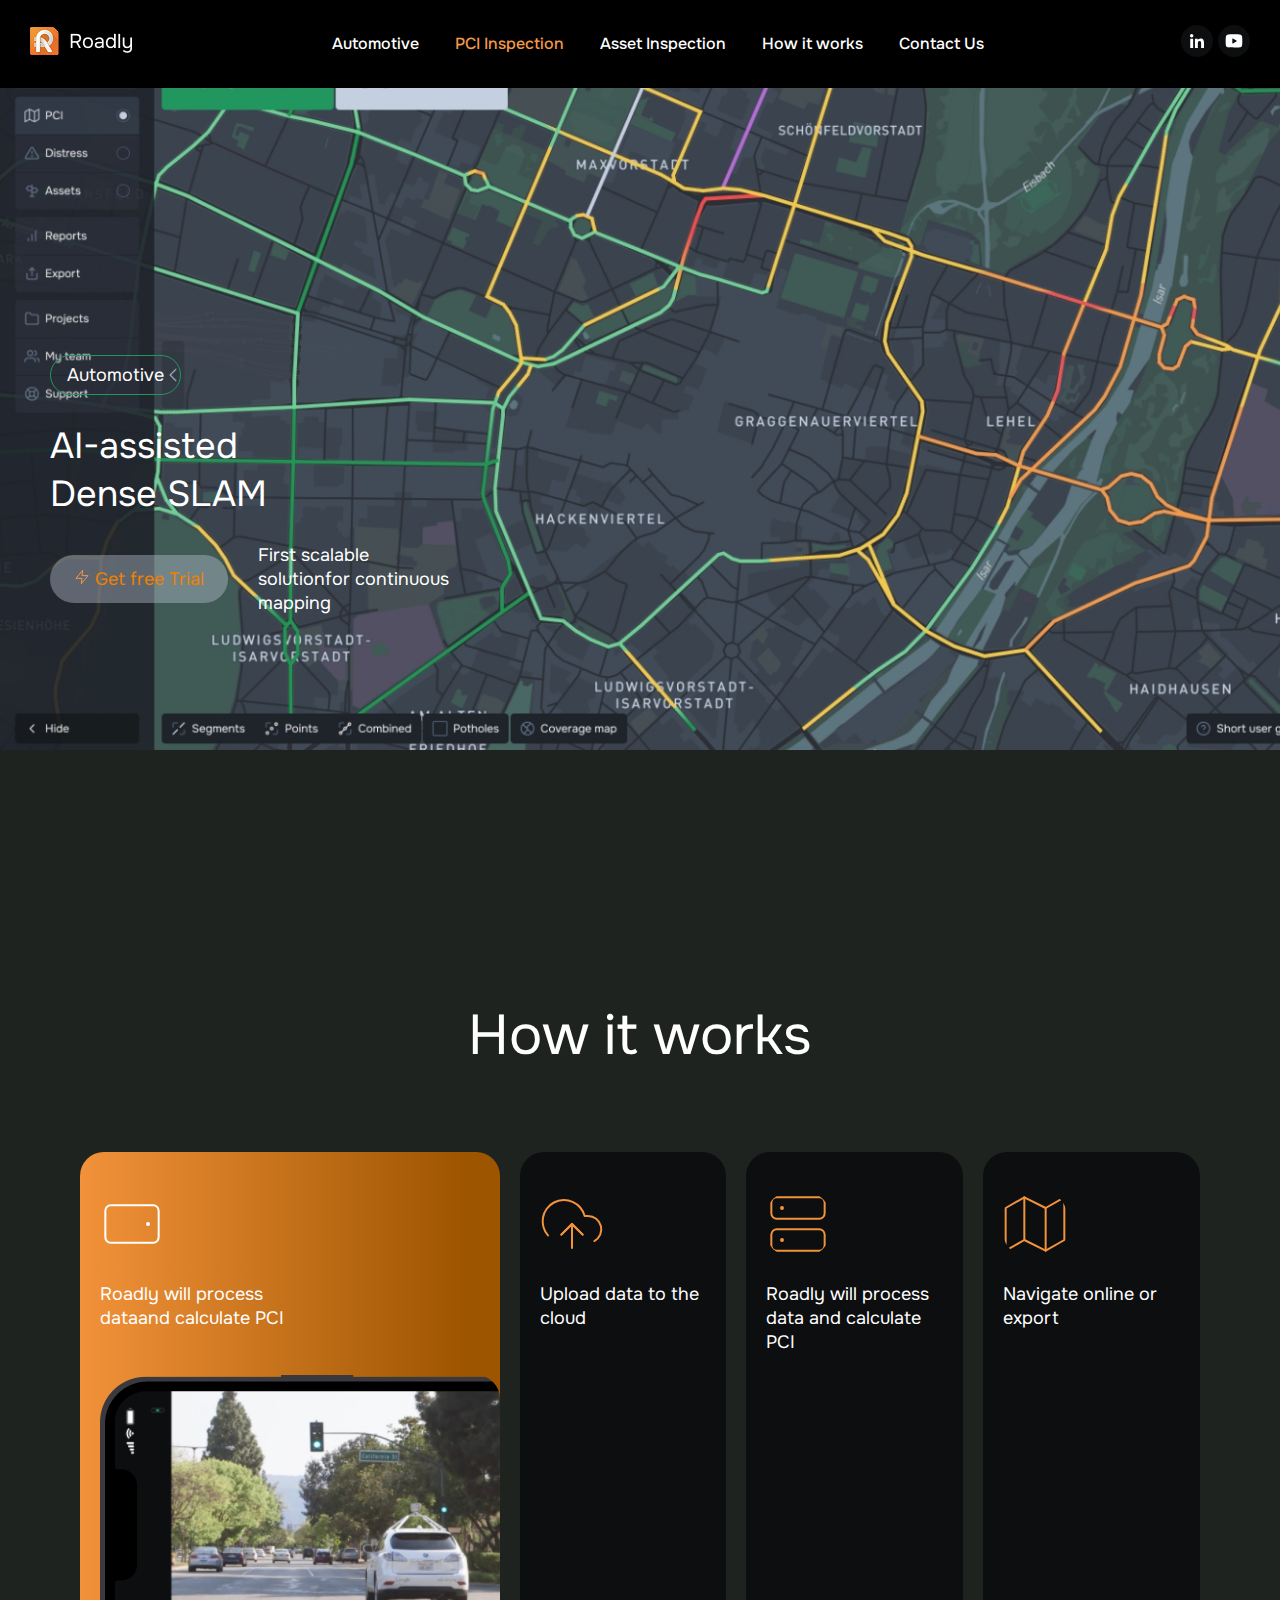
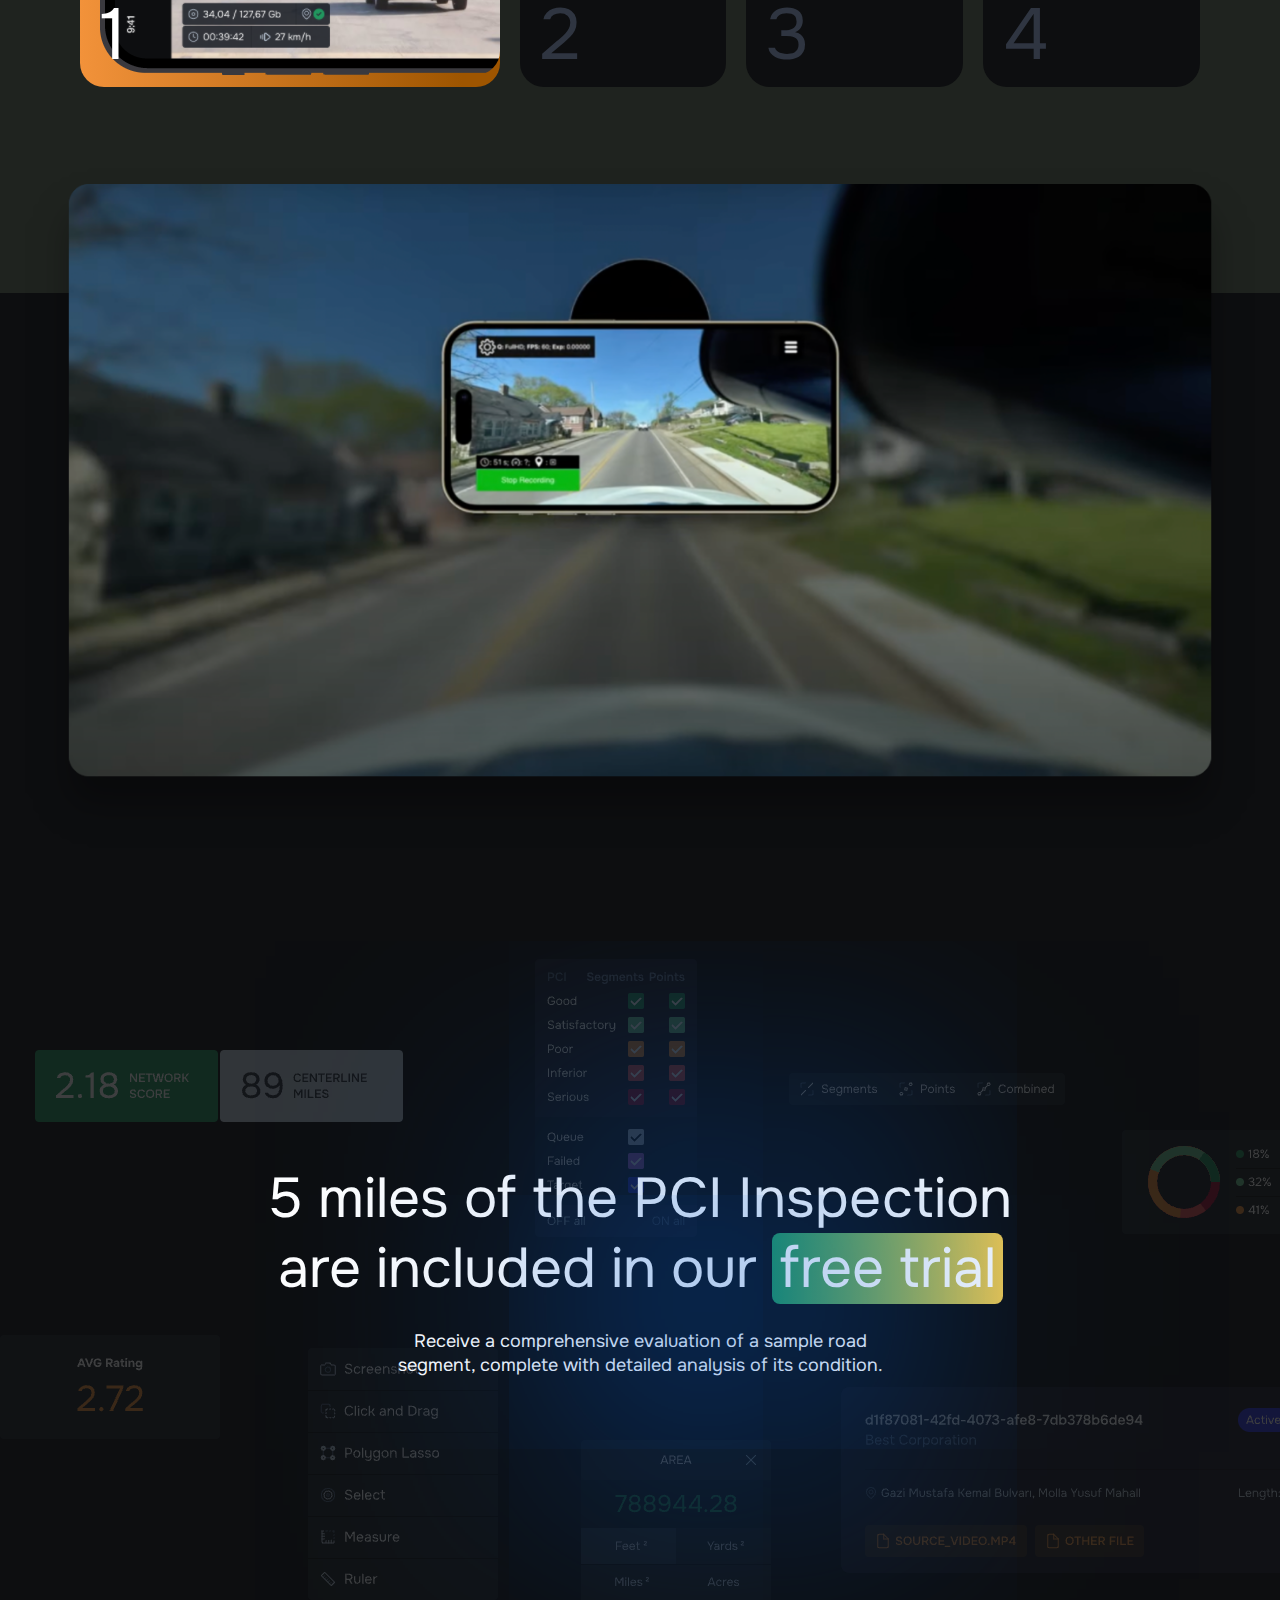
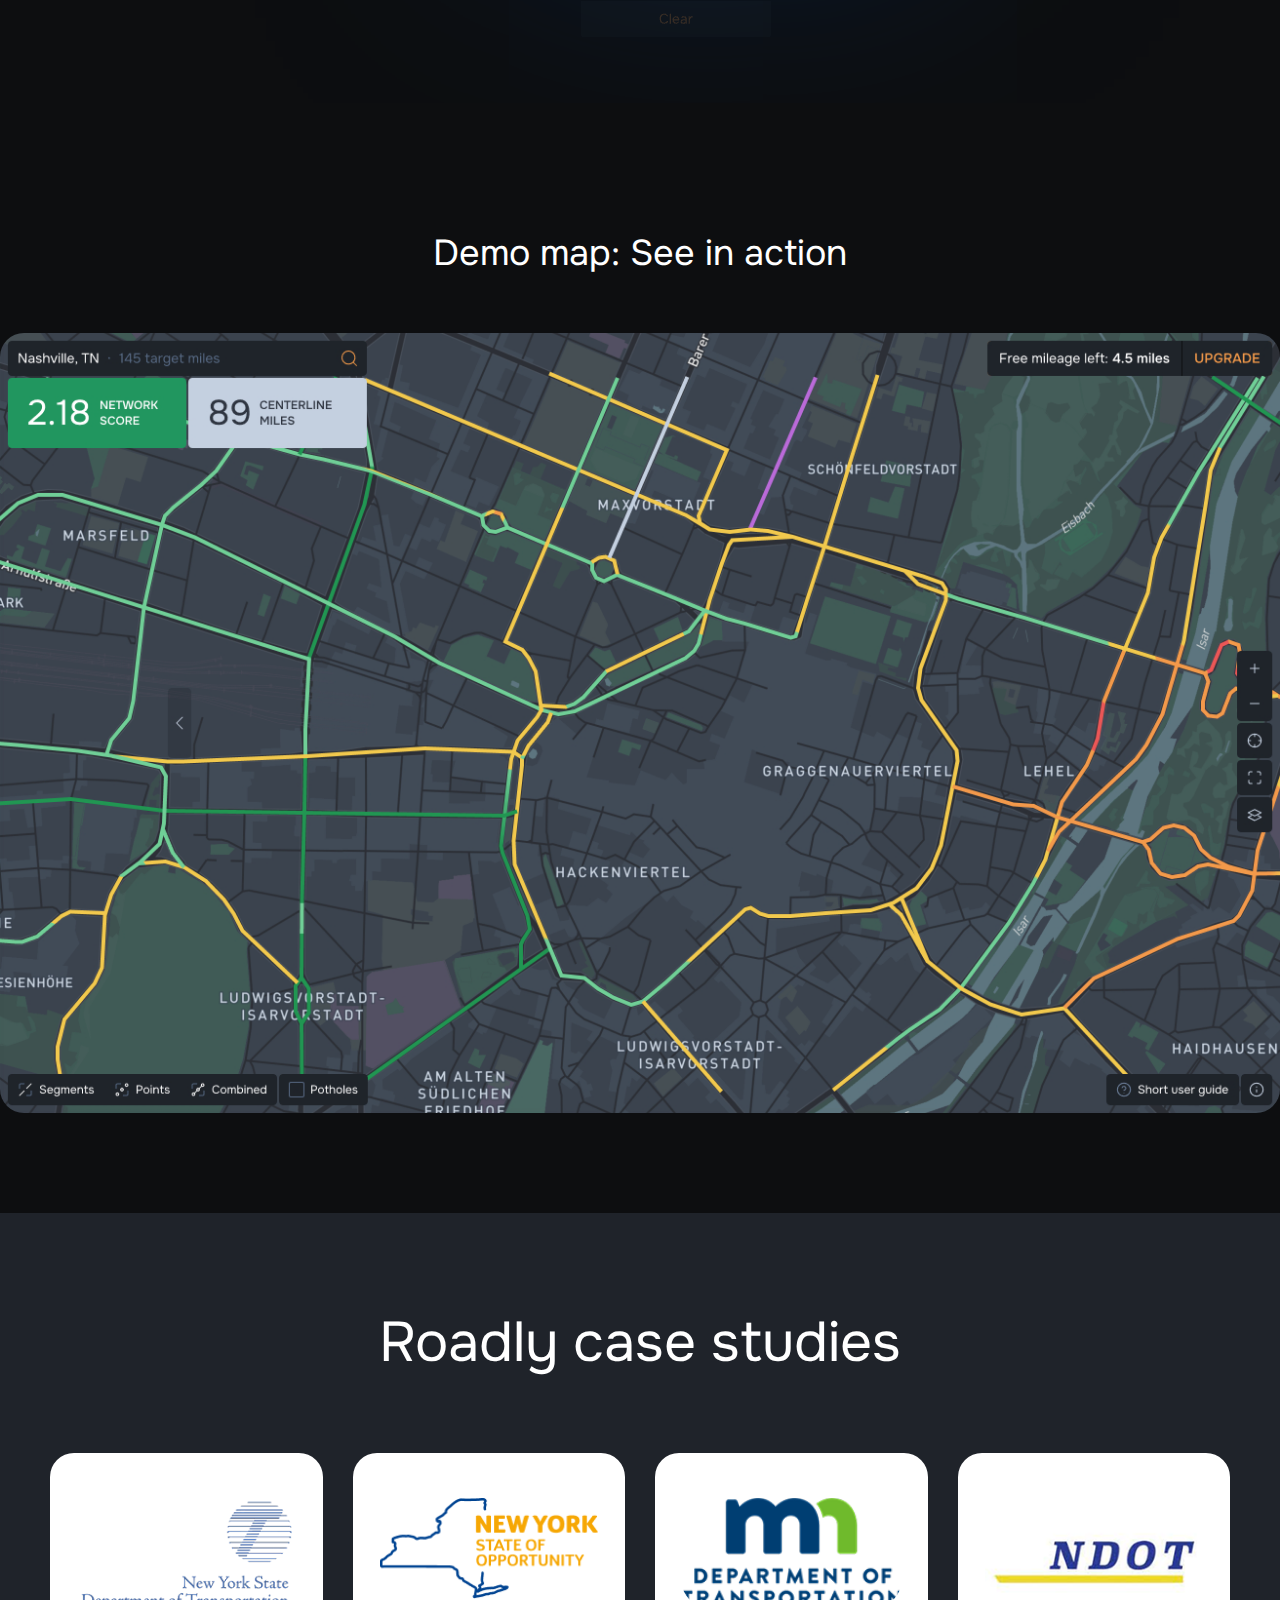
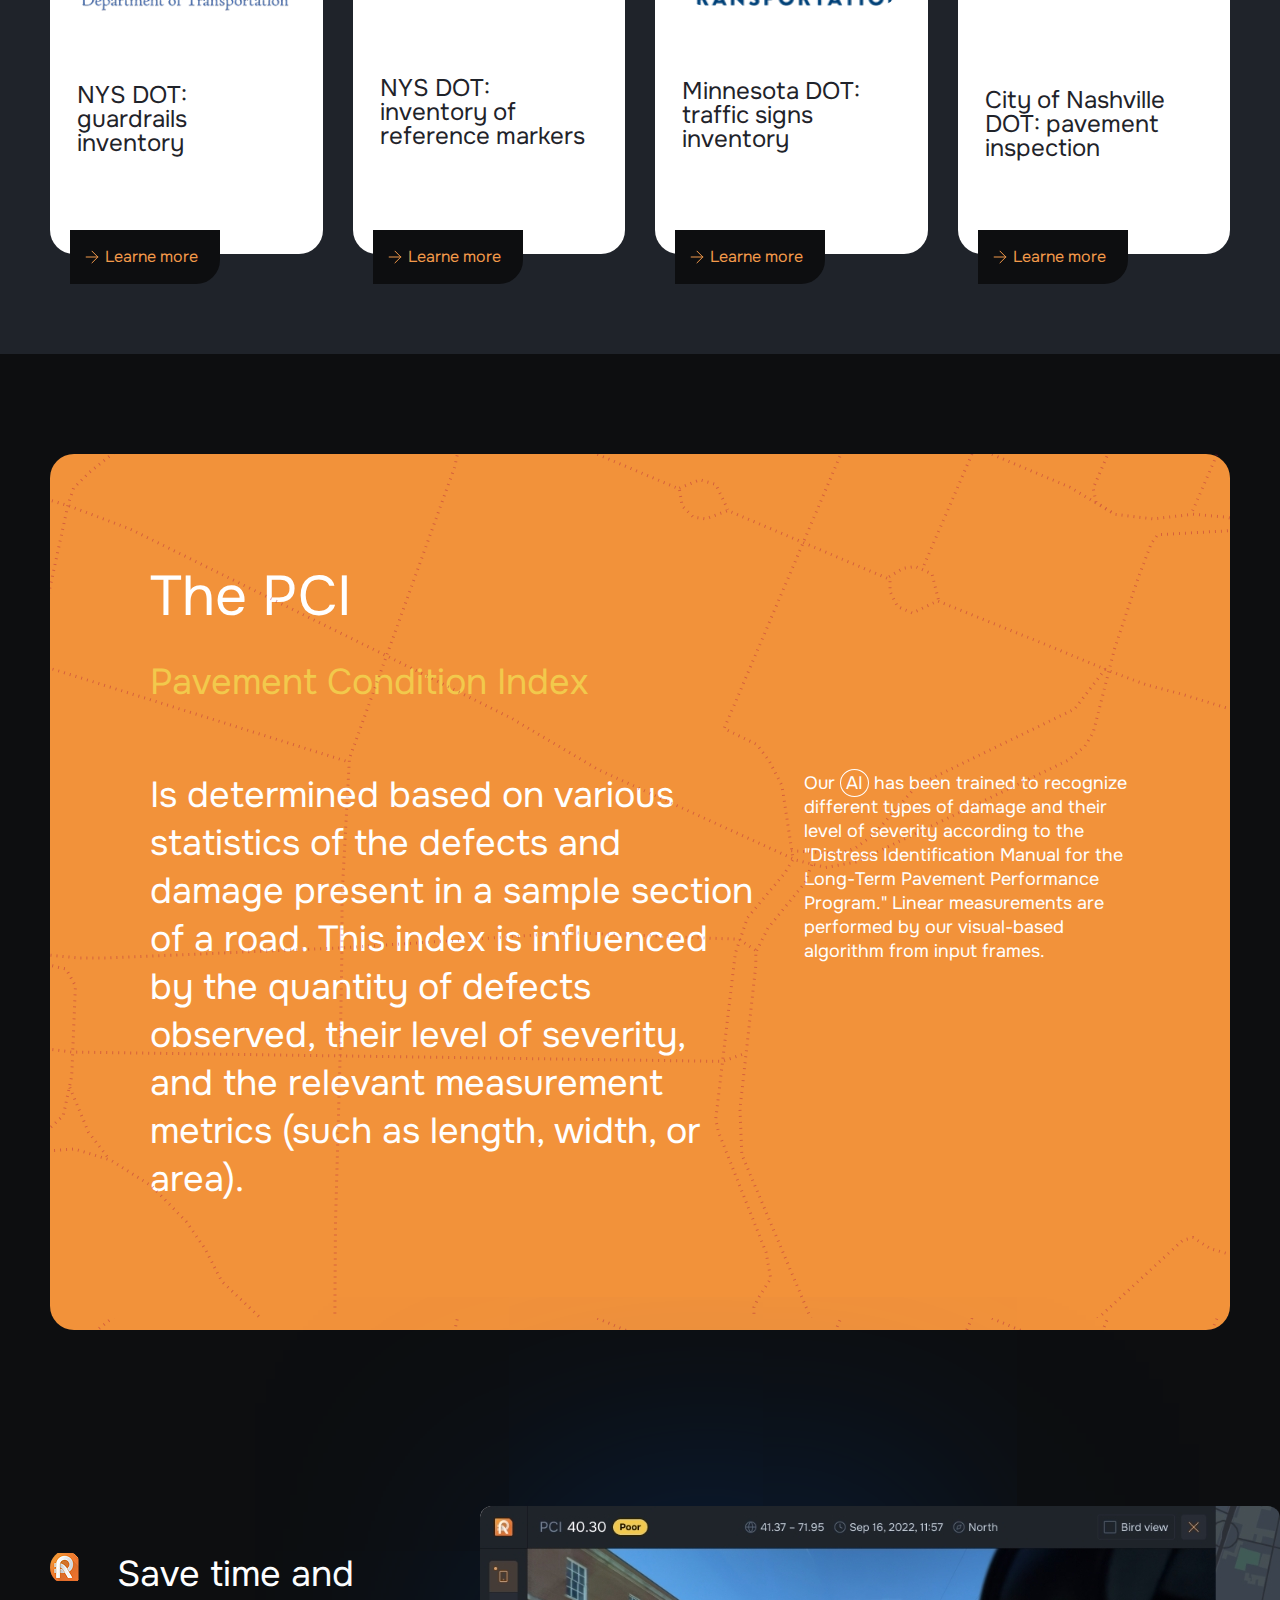
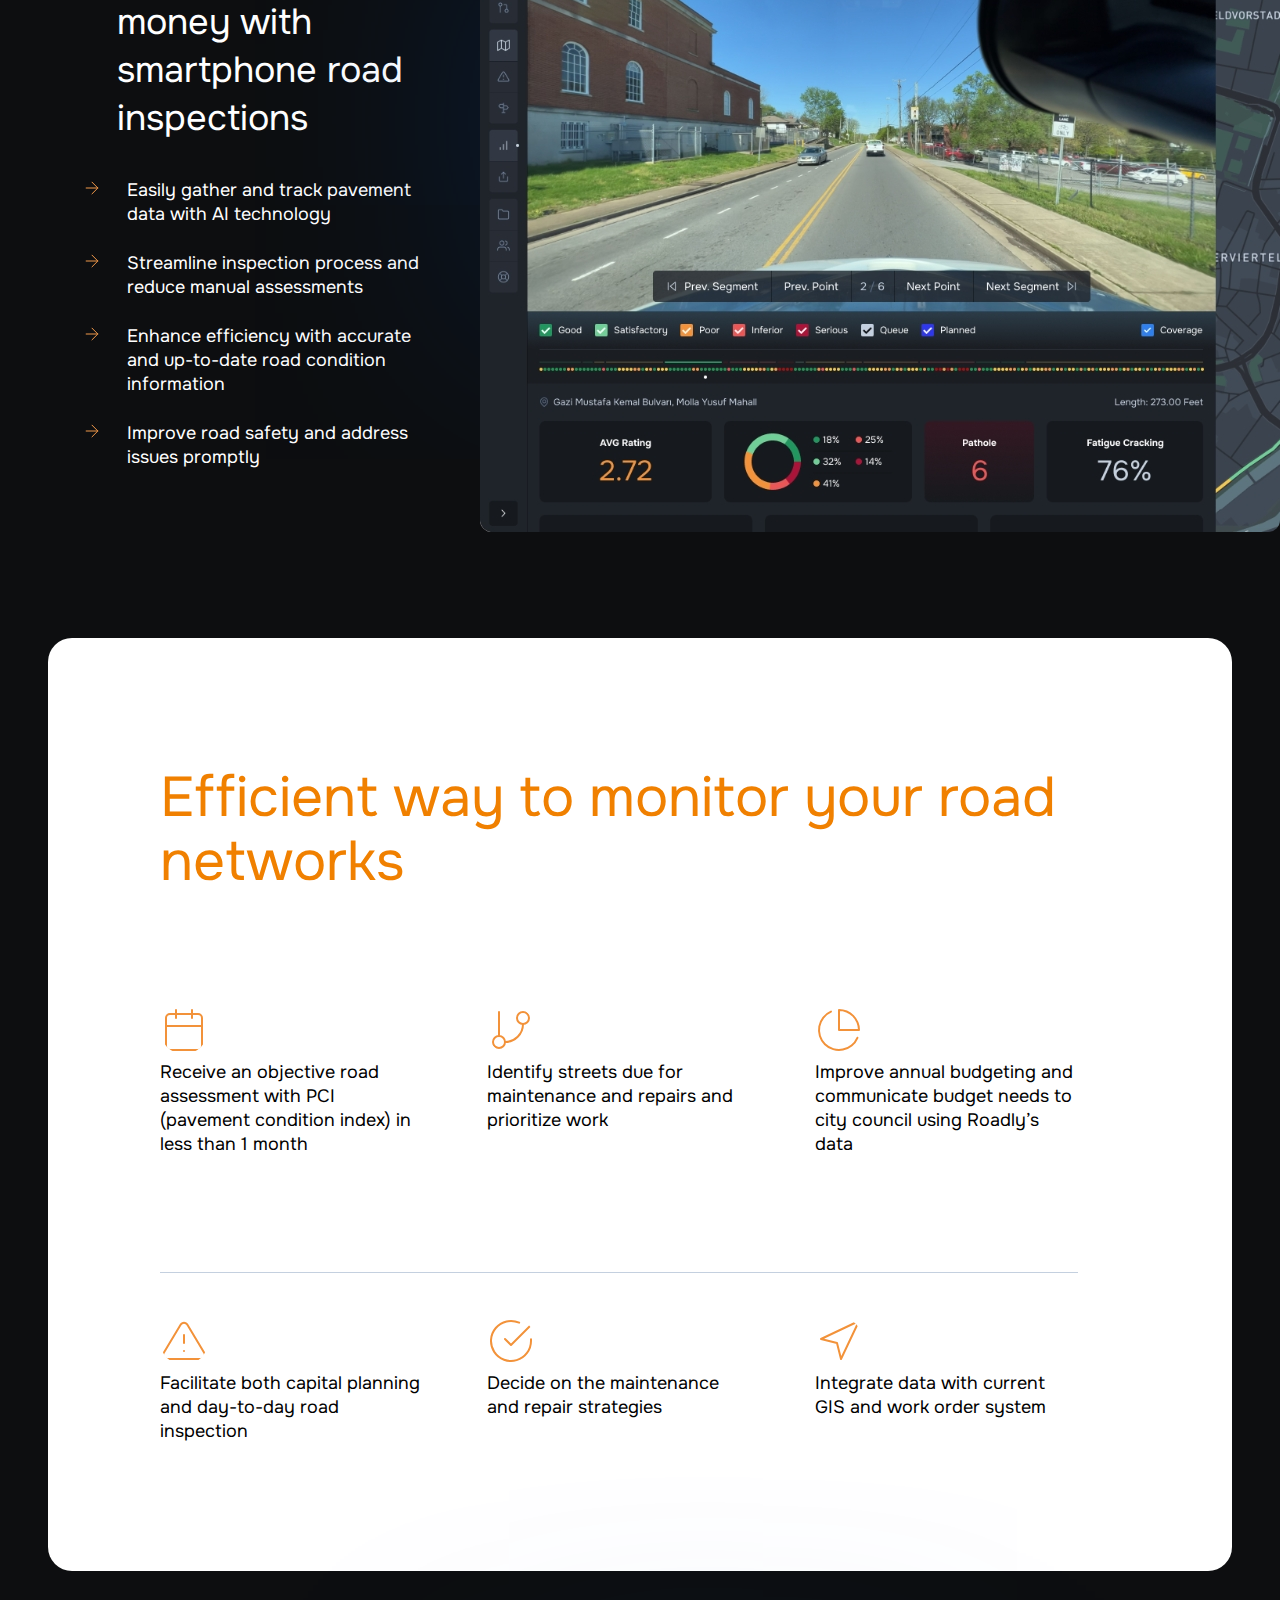
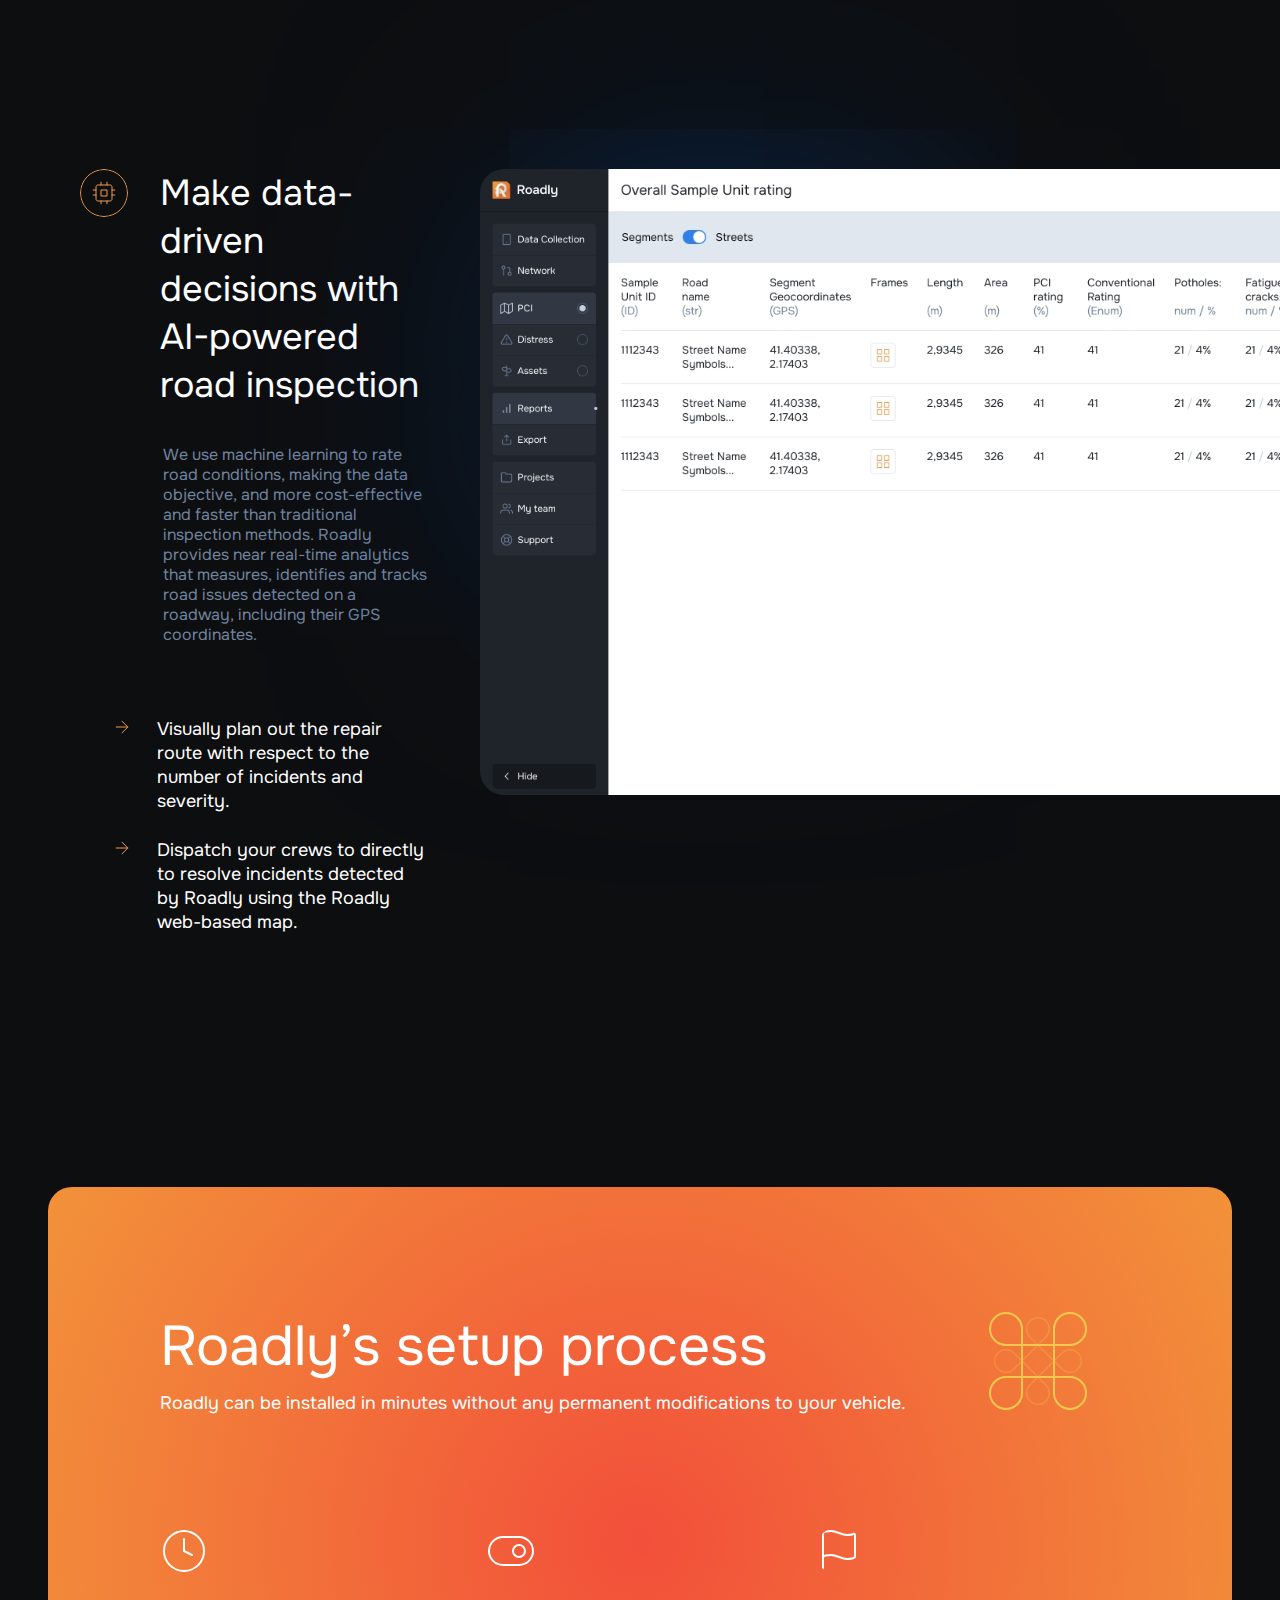
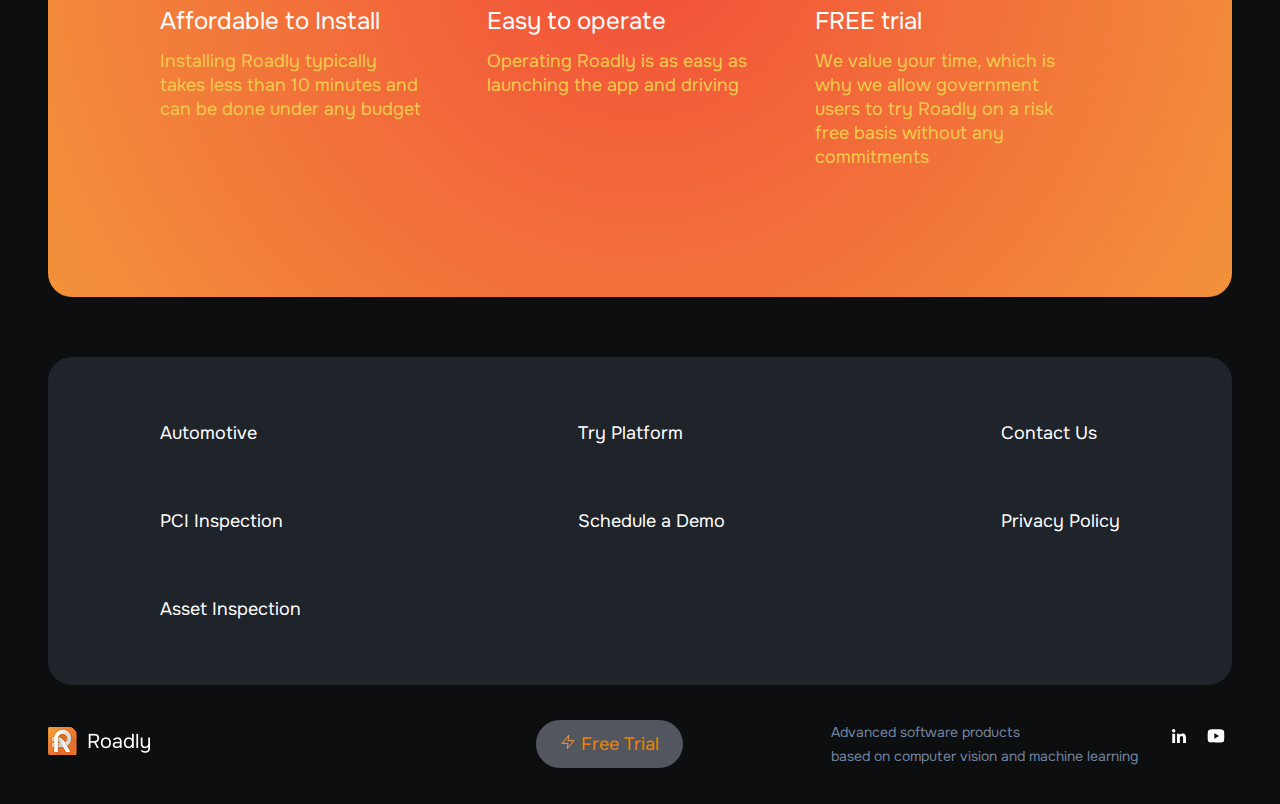
<file: inspection.html>
<!DOCTYPE html>
<html lang="en">
<head>
    <meta charset="UTF-8">
    <meta http-equiv="X-UA-Compatible" content="IE=edge">
    <meta name="viewport" content="width=device-width, initial-scale=1.0">
    <title>Document</title>
    <link rel="preconnect" href="https://fonts.googleapis.com">
    <link rel="preconnect" href="https://fonts.gstatic.com" crossorigin>
    <link href="https://fonts.googleapis.com/css2?family=Onest:wght@100..900&display=swap" rel="stylesheet">
    <link rel="stylesheet" href="reset.css">
    <link rel="stylesheet" href="style.css">
    <link rel="stylesheet" href="media.css">
</head>
<body>
    <header class="header header-inspection__bg">
        <!-- <div class="container"> -->
            <nav class="nav">
                <a href="index.html" class="logo-link"><img src="img/logo.png" alt="" class="logo-img"></a>
                    <div class="burger-info">
                        <ul class="nav-list">
                            <li class="nav-item"><a href="automotive.html" class="nav-link">Automotive</a></li>
                            <li class="nav-item"><a href="inspection.html" class="nav-link" style="color: #F2994A;">PCI Inspection</a></li>
                            <li class="nav-item"><a href="assetinspection.html" class="nav-link">Asset Inspection</a></li>
                            <li class="nav-item"><a href="howitworks.html" class="nav-link">How it works</a></li>
                            <li class="nav-item"><a href="contacts.html" class="nav-link">Contact Us</a></li>
                        </ul>
                        <div class="header-buttons header-buttons__burger">
                            <div class="header-buttons__right  header-buttons__burger__right">

                                <a href="automotive.html" class="header-buttons__link1">Automotive.</a>
                                <a href="inspection.html" class="header-buttons__link2">PCI Inspection.</a>
                                <a href="#" class="header-buttons__link3">Asset Inspection.</a>
                            </div>
                        </div>
                    </div>    
                <div class="social header-social">
                    <a href="" class="social-link"><img src="img/ico/in.svg" alt="" class="social-img"></a>
                    <a href="" class="social-link"><img src="img/ico/yt.svg" alt="" class="social-img"></a>
                </div>
                <button class="burger-menu">
                    <span></span>
                    <span></span>
                    <span></span>
                </button>
            </nav>
            <div class="header-info header-automotive header-inspection">
                <!-- <div class="header-automotive__imagem">
                    <img src="img/iPhone_13_Pro_Black.png" alt="" class="header-automotive__img">
                </div> -->
                <div class="header-automotive__info">
                    <span class="header-page__name">Automotive</span>
                    <h1 class="header-automotive-title">AI-assisted<br>
                        Dense SLAM</h1>
                    <div class="header-automotive__submenu">
                        <a href="#" class="header-button"><img src="img/ico/flash.svg" alt="" style="margin-right: 5px;">Get free Trial</a>
                        <p class="header-subtitle header-automotive__subtitle">First scalable solutionfor
                            continuous mapping</p>
                    </div>
                </div>
            </div>
        <!-- </div> -->

    </header>
    <div class="howitworks-page">
        <h3 class="menu-text1">How it works</h3>
        <div class="howitworks-menu inspection">
            <div class="how-item__grid how-item5"><svg width="64.000000" height="64.000000" viewBox="0 0 64 64" fill="none" xmlns="http://www.w3.org/2000/svg" xmlns:xlink="http://www.w3.org/1999/xlink">


                <rect id="icon / outlined / other / tech / smartphone" rx="0.000000" width="63.000000" height="63.000000" transform="translate(0.500000 64.500000) rotate(-90.000000)" fill="#FFFFFF" fill-opacity="0"/>
                <g clip-path="url(#clip1_2470)">
                    <path id="Vector" d="M5.33 18.66C5.33 15.72 7.72 13.33 10.66 13.33L53.33 13.33C56.27 13.33 58.66 15.72 58.66 18.66L58.66 45.33C58.66 48.27 56.27 50.66 53.33 50.66L10.66 50.66C7.72 50.66 5.33 48.27 5.33 45.33L5.33 18.66Z" stroke="#fff" stroke-opacity="1.000000" stroke-width="2.000000" stroke-linejoin="round"/>
                    <path id="Vector" d="M48 32L48 31.97" stroke="#fff" stroke-opacity="1.000000" stroke-width="4.000000" stroke-linejoin="round" stroke-linecap="round"/>
                </g>
            </svg>
            <p class="how-text">Roadly will process dataand calculate PCI</p>
                <img src="img/page-howitworks/img1.png" alt="" class="who-img">
                <span class="how-number" style="color: #fff;">1</span>
            </div>
            <div class="how-item__grid how-item6"><img src="img/page-howitworks/2.svg" alt="" class="how-ico"><p class="how-text">Upload data
                to the cloud</p>
                <span class="how-number">2</span></div>
            <div class="how-item__grid how-item7"><img src="img/page-howitworks/3.svg" alt="" class="how-ico"><p class="how-text">Roadly will process data and calculate PCI</p>
                <span class="how-number">3</span>
            </div>
            <div class="how-item__grid how-item8"><img src="img/page-howitworks/4.svg" alt="" class="how-ico"><p class="how-text">Navigate online
                or export</p>
                <span class="how-number">4</span></div>
        </div>
    </div>
    <div class="container">
        <div class="inspection-photo">
            <img src="img/inspection-img.png" alt="" class="inspection-img">
        </div>
    </div>
    <!-- <div class="container"> -->
        <div class="trial trial-inspection">
            <div class="trial-block">
                <div class="trial-info trial-info__inspection">
                    <p class="trial-text trial-text__inspection">5 miles of the PCI Inspection are included in our <span>free trial </span></p>
                    <p class="trial-text__bottom"  >Receive a comprehensive evaluation of a sample road segment, complete with detailed analysis of its condition.</p>
                </div>
                <div class="circle-bg"></div>
            </div>
        </div>
    <!-- </div>   -->
    <!-- <div class="container"> -->
        <div class="demomap">
            <h4 class="demomap-title">Demo map: See in action</h4>
            <div class="demomap-item">
                <img src="img/demomap.jpeg" alt="" class="demomap-img">
            </div>
        </div>
    <!-- </div>  -->
    <div class="roadly">
        <div class="roadly-block block-pci">
            <h2 class="title">Roadly case studies</h2>
            <div class="roadly-list">
                <div class="roadly-item">
                    <img src="img/roadly/1.png" alt="" class="roadly-img">
                    <p class="roadly-text">NYS DOT: guardrails inventory</p>
                    <div class="roadly-submenu">
                        <a href="#" class="roadly-link"><img src="img/ico/inner.svg" alt="" class="roadly-ico">Learne more</a>
                    </div>
                </div>


                <div class="roadly-item">
                    <img src="img/roadly/2.png" alt="" class="roadly-img">
                    <p class="roadly-text">NYS DOT: inventory of reference markers</p>
                    <div class="roadly-submenu">
                        <a href="#" class="roadly-link"><img src="img/ico/inner.svg" alt="" class="roadly-ico">Learne more</a>
                    </div>
                </div>


                <div class="roadly-item">
                    <img src="img/roadly/3.png" alt="" class="roadly-img">
                    <p class="roadly-text">Minnesota DOT: traffic signs inventory</p>
                    <div class="roadly-submenu">
                        <a href="#" class="roadly-link"><img src="img/ico/inner.svg" alt="" class="roadly-ico">Learne more</a>
                    </div>
                </div>


                <div class="roadly-item">
                    <img src="img/roadly/4.png" alt="" class="roadly-img">
                    <p class="roadly-text">City of Nashville DOT: pavement inspection</p>
                    <div class="roadly-submenu">
                        <a href="#" class="roadly-link"><img src="img/ico/inner.svg" alt="" class="roadly-ico">Learne more</a>
                    </div>
                </div>
            </div>    
        </div>
    </div>

        <div class="pci">
            <div class="pci-item">
                <div class="pci-bg"></div>
                <h4 class="pci-title">The PCI</h4>
                    <h5 class="pci-subtitle">Pavement Condition Index</h5>
                    <div class="pci-item__text">
                    <div class="pci-left">
                        <p class="pci-left__text">Is determined based on various statistics of the defects and damage present in a sample section of a road. This index is influenced by the quantity of defects observed, their level of severity, and the relevant measurement metrics (such as length, width, or area).</p>
                    </div>
                    <div class="pci-right"><p class="pci-right__text">Our <span>AI</span> has been trained 
                        to recognize different types 
                        of damage and their level 
                        of severity according to the "Distress Identification Manual for the Long-Term Pavement Performance Program." Linear measurements are performed by our visual-based algorithm from input frames.</p>
                    </div>
                </div>
            </div>
        </div>
        <div class="savetime">
            <div class="savetime-block automotive-block__item savetime-inspection">
                <div class="savetime-left">
                    <div class="savetime-title__block">
                        <img src="img/logo.png" alt="" class="savetime-ico savetime-logo"><h2 class="savetime-title">Save time and money with smartphone
                            road inspections</h2>
                    </div>
                        <ul class="savetime-list">
                            <li class="savetime-item"><img src="img/ico/inner.svg" alt="" class="savetime-inner">Easily gather and track pavement data with AI technology</li>
                            <li class="savetime-item"><img src="img/ico/inner.svg" alt="" class="savetime-inner">Streamline inspection process 
                                and reduce manual assessments</li>
                            <li class="savetime-item"><img src="img/ico/inner.svg" alt="" class="savetime-inner">Enhance efficiency with accurate and up-to-date road condition information</li>
                            <li class="savetime-item"><img src="img/ico/inner.svg" alt="" class="savetime-inner">Improve road safety and address 
                                issues promptly</li>
                        </ul>
                </div>
                <div class="savetime-right">
                    <img src="img/inspection-img2.jpeg" alt="" class="savetime-img savetime-img__inspection">
                </div>
                <div class="circle-bg"></div>
            </div>
        </div>
        <div class="network">
            <div class="network-block">
                <h3 class="network-title">Efficient way to monitor your road networks</h3>
                <div class="network-list">
                    <div class="network-item">
                        <img src="img/ico/network/1.svg" alt="" class="network-ico">
                        <p class="network-text">Receive an objective road assessment with PCI (pavement condition index) in less than 1 month</p>
                    </div>
                    <div class="network-item">
                        <img src="img/ico/network/2.svg" alt="" class="network-ico">
                        <p class="network-text">Identify streets due for maintenance and repairs and prioritize work</p>
                    </div>
                    <div class="network-item">
                        <img src="img/ico/network/3.svg" alt="" class="network-ico">
                        <p class="network-text">Improve annual budgeting and communicate budget needs to city council using Roadly’s data</p>
                    </div>
                    <div class="network-item">
                        <img src="img/ico/network/4.svg" alt="" class="network-ico">
                        <p class="network-text">Facilitate both capital planning and day-to-day road inspection</p>
                    </div>
                    <div class="network-item">
                        <img src="img/ico/network/5.svg" alt="" class="network-ico">
                        <p class="network-text">Decide on the maintenance
                            and repair strategies</p>
                    </div>
                    <div class="network-item">
                        <img src="img/ico/network/6.svg" alt="" class="network-ico">
                        <p class="network-text">Integrate data with current GIS
                            and work order system</p>
                    </div>
                    <div class="network-line"></div>
                </div>
            </div>
        </div>
        <div class="savetime">
            <div class="savetime-block makedata-block">
                    <div class="savetime-left">
                        <div class="savetime-title__block">
                            <img src="img/ico/makedata.svg" alt="" class="savetime-ico"><h2 class="savetime-title">Make data-driven decisions with AI-powered road inspection</h2>
                        </div>
                        <p class="makedata-text">We use machine learning to rate road conditions, making the data objective, and more cost-effective and faster than traditional inspection methods. Roadly provides near real-time analytics that measures, identifies and tracks road issues detected on a roadway, including their GPS coordinates.</p>
                            <ul class="savetime-list">
                                <li class="savetime-item"><img src="img/ico/inner.svg" alt="" class="savetime-inner">Visually plan out the repair route with respect to the number of incidents and severity.</li>
                                <li class="savetime-item"><img src="img/ico/inner.svg" alt="" class="savetime-inner">Dispatch your crews to directly to resolve incidents detected by Roadly using the Roadly web-based map.</li>
                            </ul>
                    </div>
                    <div class="savetime-right">
                        <img src="img/makedata.jpeg" alt="" class="makedata-img">
                    </div>   
                <div class="circle-bg"></div>
            </div>
        </div> 

        <div class="network network-inspection">
            <div class="network-block process-block network-block__inspection">
                <h3 class="network-title network-text__white">Roadly’s setup process</h3>
                <p class="process-text network-text__white">Roadly can be installed in minutes without any permanent modifications to your vehicle.</p>
                <img src="img/ico/Caurusel/1.svg" alt="" class="roadly-anim roadly-anim1">
                    <img src="img/ico/Caurusel/2.svg" alt="" class="roadly-anim roadly-anim2">
                <div class="network-list">
                    <div class="network-item network-last">
                        <img src="img/ico/rwhite1.svg" alt="" class="network-ico network-ico__last">
                        <h4 class="network-last__text network-text__white">Affordable to Install</h4>
                        <p class="network-text network-last__text network-text__yee">Installing Roadly typically takes less than 10 minutes and can be done under any budget</p>
                    </div>
                    <div class="network-item network-last">
                        <img src="img/ico/rwite2.svg" alt="" class="network-ico network-ico__last">
                        <h4 class="network-last__text network-text__white">Easy to operate</h4>
                        <p class="network-text network-last__text network-text__yee">Operating Roadly is as easy 
                            as launching the app and driving</p>
                    </div>
                    <div class="network-item network-last">
                        <img src="img/ico/rwite3.svg" alt="" class="network-ico network-ico__last">
                        <h4 class="network-last__text network-text__white">FREE trial</h4>
                        <p class="network-text network-last__text network-text__yee">We value your time, which is why we allow government users to try Roadly on a risk free basis without any commitments</p>
                    </div>
                </div>
            </div>
        </div>

        <footer class="footer">
            <div class="footer-nav">
                <ul class="footer-list">
                    <li class="footer-item"><a href="#" class="footer-link">Automotive</a></li>
                    <li class="footer-item"><a href="#" class="footer-link">PCI Inspection</a></li>
                    <li class="footer-item" style="margin-bottom: 0;"><a href="#" class="footer-link" >Asset Inspection</a></li>
                </ul>
                <ul class="footer-list">
                    <li class="footer-item"><a href="#" class="footer-link">Try Platform</a></li>
                    <li class="footer-item"><a href="#" class="footer-link">Schedule a Demo</a></li>
                </ul>
                <ul class="footer-list">
                    <li class="footer-item"><a href="#" class="footer-link">Contact Us</a></li>
                    <li class="footer-item"><a href="#" class="footer-link">Privacy Policy</a></li>
                </ul>
            </div>
            <div class="footer-bottom">
                <a href="#" class="logo-link"><img src="img/logo.png" alt="" class="logo-img logo-img__footer"></a>
                <a href="#" class="header-button footer-button"><img src="img/ico/flash.svg" alt="" style="margin-right: 5px;">Free Trial</a>
                <div class="footer-bottom__right">
                    <p class="footer-text">Advanced software products<br>
                        based on computer vision and machine learning</p>
                        <div class="social">
                            <a href="" class="social-link"><img src="img/ico/in.svg" alt="" class="social-img"></a>
                            <a href="" class="social-link"><img src="img/ico/yt.svg" alt="" class="social-img"></a>
                        </div>
                </div>
            </div>
        </footer>
        <script src="script.js"></script>
</body>
</html>
</file>
<file: style.css>
*,
*::before,
*::after {
    box-sizing: border-box;
}

body {
    font-family: "Onest", serif;
    font-weight: 400;
    font-size: 18px;
    line-height: 24px;
    max-width: 1440px;
    margin: 0 auto;
    color: #fff;
}
img {
    border-radius: 24px;
}

.logo-img {
    border-radius: 0;
}

.header {
    background-image: url(img/header.jpg);
    width: 100%;
    height: 100%;
    background-repeat: no-repeat;
    background-size: cover;
    position: relative;
}

a {
    color: inherit;
    text-decoration: none;
}

.container {
    padding: 0 20px;
    background-color: #0d0e10;
}

.nav {
    padding: 25px 30px;
    display: flex;
    justify-content: space-between;
    align-items: center;
    z-index: 1;
    /* position: fixed; */
    z-index: 100;
    /* top: 0;
    left: 0; */
    width: 100%;
    background-color: #000;
}

.nav-list {
    display: flex;
    gap: 36px;
    font-size: 16px;
    font-weight: 500;
}

button {
    background-color: inherit;
    border: none;
    padding: 0;
}

.burger-menu {
    width: 25px;
    height: 20px;
    display: none;

}

.burger-menu span {
    width: 100%;
    height: 2px;
    background-color: #f08000;
}



h1 {
    font-size: 36px;
    line-height: 48px;
    margin-bottom: 25px;
    max-width: 425px;
}

.header-info {
    padding: 275px 150px 135px 100px ;
    
}

.header-subtitle {
    line-height: 24px;
    max-width: 425px;
}

.header-buttons {
    display: flex;
    justify-content: center;
    align-items: center;
    gap: 16px;
    padding-bottom: 25px;
    position: relative;
}

.header-buttons__burger {
    display: none;
}

.header-button {
    padding: 12px 24px;
    background-color: #c4d0df60;
    color: #f08000;
    border-radius: 24px;

}

.nav-link__active:active {
    color: #2F37ED;
}

.header-buttons__right {
    display: flex;
    justify-content: space-between;
    align-items: center;
    gap: 25px;
    padding: 12px 24px;
    background-color: #c4d0df60;
    color: #f08000;
    border-radius: 24px;
}

.menu-block {
    background-color: #1F232A;
}

.menu-text {
    font-size: 56px;
    line-height: 70px;
    text-align: center;
    color: #fff;
    padding: 180px 160px 180px;
}

.menu-text span {
    background: rgb(33,150,94);
    background: linear-gradient(90deg, rgba(33,150,94,1) 0%, rgba(31,35,42,1) 47%, rgba(32,70,58,1) 91%);
        border-radius: 8px;
}

.savetime-block {
    display: flex;
    gap: 50px;
    padding: 128px 80px;
    position: relative;
}

.savetime {
    background-color: #0D0E10;
}

.savetime-title__block {
    display: flex;
    align-items: flex-start;
    gap: 32px;
}

.savetime-title {
    font-size: 36px;
    color: #fff;
    line-height: 48px;
}

.savetime-list {
    color: #fff;
    margin-top: 36px;
    padding-left: 32px;
}

.savetime-item {
    margin-bottom: 25px;
    display: flex;
    align-items: start;
    line-height: 24px;
}

.savetime-inner {
    padding-right: 25px;
}

.savetime-img {
    border-radius: 12px;
    position: relative;
    z-index: 1;
}

.circle-bg {
    position: absolute;
    opacity: 50%;
    left: 700px;
    top: 330px;
    z-index: 0;
    -webkit-box-shadow: 23px 10px 300px 200px rgba(0,88,206,0.75);
    -moz-box-shadow: 23px 10px 300px 200px rgba(0,88,206,0.75);
    box-shadow: 23px 10px 300px 200px rgba(0,88,206,0.75);
}

.roadly {
    background-color: #1F232A;
}

.roadly-block {
    padding: 100px 50px;
}

.title {
    font-size: 56px;
    color: #fff;
    text-align: center;
    line-height: 60px;
}

.roadly-list {
    /* display: flex;
    gap: 30px;
    margin-top: 80px;
    position: relative; */
    display: grid;
    grid-template-columns: 1fr 1fr 1fr 1fr;
    column-gap: 30px;
    margin-top: 80px;
    position: relative;
}

.roadly-item {
    padding: 45px 27px 30px;
    border-radius: 24px;
    background-color: #fff;
    /* max-width: 304px; */
    /* max-height: 340px; */
    display: flex;
    flex-direction: column;
    justify-content: space-between;
    gap: 64px;
    position: relative;
    z-index: 90;
    min-width: 100%;
}

.roadly-img {
    /* max-width: 250px; */
}

.roadly-text {
    font-size: 24px;
    color: #1F232A;
}

.roadly-link {
    display: flex;
    align-items: center;
    gap: 3px;
    color: #F2994A;
    background-color: #0D0E10;
    padding: 15px 0 15px 12px;
    width: 150px;
    position: absolute;
    left: 20px;
    bottom: -30px;
    border-radius: 0 0 24px 0px;
    font-size: 16px;
    transition: .5s;
}

.roadly-link:hover {
   
    border-radius: 0 0 24px 24px;
    position: absolute;
    width: 100%;
    z-index: 0;
    position: absolute;
    left: 0;
    font-size: 16px;
    color: #F2994A;

}

.trial {
    background-color: #0D0E10;
    padding-top: 150px;
    padding-bottom: 100px;
}

.trial-block {
    background-image: url(img/trial.png);
    position: relative;
}

.trial-info {
    max-width: 745px;
    text-align: center;
    margin: 0 auto;
    padding-bottom: 260px;
}

.trial-text {
    padding: 205px 0 25px;
    font-size: 56px;
    line-height: 70px;
    text-align: center;
    color: #fff;
}

.trial-text span {
    background: rgb(33,150,94);
    background: linear-gradient(90deg, rgba(33,150,94,1) 0%, rgba(242,201,76) 100%);
    border-radius: 8px;
    padding: 0 7px;
}

.trial-text__bottom {
    color: #fff;
    max-width: 530px; 
    margin: 0 auto;
}

.network {
    background-color: #0D0E10;
    padding-bottom: 70px;
    padding-top: 100px;
}

.network-block {
    margin: 0 48px;
    padding-top: 128px;
    background-color: #fff;
    border-radius: 24px;
    padding: 128px 154px 128px 112px;
}

.network-title {
    font-size: 56px;
    color: #f08000;
    line-height: 64px;
}

.network-list {
    margin-top: 88px;
    display: grid;
    grid-template-columns: 1fr 1fr 1fr;
    column-gap: 64px;
    row-gap: 137px;
    position: relative;
}


.network-item {
    max-width: 320px;
}

.network-text {
    color: #000;
}

.network-ico {
    margin-top: 24px;
}

.network-line {
    content: '';
    width: 100%;
    height: 1px;
    background-color: #C4D0DF;
    position: absolute;
    bottom: 170px;
}

.makedata-block {
    padding-right: 0;
}

.makedata-text {
    color: #70839E;
    font-size: 16px;
    line-height: 20px;
    padding: 36px 0 36px 83px;

}

.makedata-img {
    max-width: 800px;
    height: 626px;
    object-position: left;
    object-fit: cover;
    border-radius: 24px 0 0 24px;
    position: relative;
    z-index: 2;
    
}

.howitworks-page {
    background-color: #1f231f;
    padding: 250px 30px 68px;
    
}

.howitworks {
    background-color: #1F232A;
    padding: 96px 48px 100px;
}

.menu-text1 {
    font-size: 56px;
    line-height: 72px;
    color: #fff;
    text-align: center;
    padding-bottom: 80px;
}

.howitworks-list {
    display: flex;
    justify-content: center;
    gap: 32px;
}

.howitworks-item {
    background-color: #0D0E10;
    border-radius: 24px;
    padding: 40px 26px 208px 26px;
    width: 416px;
    position: relative;
} 

.howitworks-text {
    color: #fff;
    max-width: 210px;
    padding: 20px 0 15px;
}

.howitworks-number {
    color: #2F3541;
    font-size: 72px;
    position: absolute;
    left: 32px;
    bottom: 40px;

}

.howitworks-type__list {
    color: #70839E;
    line-height: 32px;
    list-style: circle;
    margin-left: 40px;
}

.howitworks-imagem {
    display: none;
}

.efficient {
    padding: 128px 0 156px 160px;
    background-color: #fff;
    border-radius: 24px;
    margin: 0 48px;
    transform: translateY(50%);
}

.efficient-title {
    max-width: 630px;
    font-size: 56px;
    line-height: 64px;
}

.process-text {
    margin-top: 12px;
    color: #000;
}

h4 {
    font-size: 24px;
    line-height: 32px;
    color: #f08000;
    margin: 24px 0 12px;
}

.process-block {
    position: relative;
    z-index: 2;
}

.roadly-anim {
    position: absolute;
    top: 110px;
    right: 130px;
    z-index: 1;
}

.roadly-anim2 {
    width: 128px;
    height: 128px;
}

@keyframes roadly-anim1 {
    from {transform:rotate(0deg);}
    to {transform:rotate(360deg);}
}

.roadly-anim1{
  animation: roadly-anim1 10s linear 0s infinite;
}
@keyframes roadly-anim2 {
    from {transform:rotate(0deg);}
    to {transform:rotate(-360deg);}
}

.roadly-anim2{
  animation: roadly-anim2 10s linear 0s infinite;
}

.industries-block {
    padding: 0 48px;
    position: relative;
    background-color: #0D0E10;
}

.industries-list {
    /* display: flex;
    gap: 32px;
    justify-content: space-between; */
    display: grid;
    grid-template-columns: 1fr 1fr 1fr;
    column-gap: 30px;
}

.industries-item {
    color: #fff;
    padding: 24px 32px 36px;
    display: flex;
    flex-direction: column;
    justify-content: space-between;
    border-radius: 24px;
    max-width: 416px;
}
.industries-item-1 {
    background: rgb(33,150,94);
    background: linear-gradient(90deg, rgba(33,150,94,1) 0%, rgba(11,99,72,1) 91%);
}

.industries-item-2 {
    background: rgb(242,153,74);
    background: linear-gradient(90deg, rgba(242,153,74,1) 0%, rgba(182,116,57,1) 91%);
}

.industries-item-3 {
    background: rgb(47,55,237);
    background: linear-gradient(90deg, rgba(47,55,237,1) 0%, rgba(37,42,157,1) 91%);
}

.industries-img {
    border-radius: 24px;
    width: 100%;
}

.industries-title {
    font-size: 36px;
    padding: 32px 0 5px;
    line-height: 48px;
}

.industries-subtitle {
    color: #70839E;
}

.industries-text {
    font-size: 24px;
    line-height: 32px;
    padding: 36px 0;
}

.industries-link {
    display: flex;
    align-items: center;
    gap: 8px;
    font-size: 16px;
    font-weight: 500;
}

.industries-line {
    content: '';
    width: 500px;
    height: 10px;
    color: #2b4e94;
    position: absolute;
    left: 0;
    bottom: -10;
}

.publications {
    
}

.publications-block {
    background-color: #0D0E10;
    padding: 128px 48px 100px;
}

.publication-list {
    /* display: flex;
    justify-content: space-between;
    gap: 32px; */
    padding-bottom: 70px;
    display: grid;
    grid-template-columns: 1fr 1fr 1fr;
    column-gap: 20px;
}

.publication-item {
    background-color: #1F232A;
    border-radius: 24px;
    padding: 24px 24px 28px;
    max-width: 416px;
    min-height: 604px;
    position: relative;
}

.publication-img {
    border-radius: 24px;
    max-width: 100%;
}

.publication-title {
    font-size: 24px;
    line-height: 32px;
    color: #fff;
}

.publication-text {
    color: #C4D0DF;
    padding-top: 20px;
}

.publication-news {
    font-size: 12px;
    color: #C4D0DF;
    background-color: #2F37ED;
    border-radius: 8px;
    padding: 4px 8px;
    position: absolute;
    left: 20px;
    bottom: 20px;
}

.publication-btn {
    color: #f08000;
    padding: 12px 60px;
    border-radius: 24px;
    border: #f08000 1px solid;
}

.publication-button {
    display: flex;
    justify-content: center;
}

.footer {
    padding: 30px 48px 36px;
    background-color: #0D0E10;
}

.footer-nav {
    background-color: #1F232A;
    border-radius: 24px;
    padding: 64px 112px;
    display: flex;
    justify-content: space-between;
}

.footer-item {
    color: #fff;
    margin-bottom: 64px;
    /* width: 320px; */
}

.footer-bottom {
    display: flex;
    justify-content: space-between;
    align-items: center;
    margin-top: 35px;
}

.footer-bottom__right {
    display: flex;
    gap: 25px;
}

.footer-text {
    color: #70839E;
    font-size: 14px;
}

.footer-button {
    margin-left: 20%;
}





.how-item__grid {
    padding: 40px 20px 12px;
    background-color: #0D0E10;
    border-radius: 24px;
    position: relative;
}

.how-number {
    position: absolute;
    left: 20px;
    bottom: 40px;
}

.how-text {
    max-width: 184px;
    color: #fff;
    padding: 20px 0 45px;
}

.how-number {
    color: #2F3541;
    font-size: 72px;
}

.howitworks-menu {
    display: grid;
    grid-template-rows: repeat(4, 572px);
    column-gap: 20px;
    row-gap: 40px;

}



.who-img {
    max-width: 400px;
    height: 300px;
    object-fit: none;
    object-position: left;
    float: right;
}

.how-item5, .how-item10, .how-item15, .how-item20 {
    background: rgb(242,146,58);
    background: linear-gradient(90deg, rgba(242,146,58,1) 0%, rgba(158,85,0,1) 91%);
    padding-right: 0;
}

.how-item5 {
    grid-column: 1/3;
}

.how-item6 {

    grid-column: 3/4;

}
.how-item7 {

    grid-column: 4/5;

}
.how-item8 {

    grid-column: 5/6;

}

.how-item9 {
    grid-column: 1/2;
}

.how-item10 {
    grid-column: 2/4;
}

.how-item11 {
    grid-column: 4/5;
}

.how-item12 {
    grid-column: 5/6 ;
}
.how-item13 {
    grid-column: 1/2;
}
.how-item14 {
    grid-column: 2/3;
}
.how-item15 {
    grid-column: 3/5;
    position: relative;
}

.who-img__large {
    max-width: 250px;
    height: 470px;
    position: absolute;
    right: 0;
    top: 50px;
}

.how-item16 {
    grid-column: 5/6;
}
.how-item17 {
    grid-column: 1/2;
}
.how-item18 {
    grid-column: 2/3;
}
.how-item19 {
    grid-column: 3/4;
}
.how-item20 {
    grid-column: 4/6;
    position: relative;
}


/* Automotive/////////////////////////////////////////////////////////////////////? */

.mapping {
   padding: 96px 160px 112px;
   background-color: #1F232A; 
}

.mapping-item {
    display: flex;
    justify-content: center;
    gap: 32px;
}

.mapping-item__left {
    padding: 56px;
    background-color: #0D0E10;
    opacity: 60%;
    border-radius: 24px;
}

.mapping-item__left {
    font-size: 18px;
    min-width: 416px;
}

.menu-item__left__text {
    padding-bottom: 30px;
}

.menu-item__right {
    padding: 48px 56px;
    background-color: #0D0E10;
    border-radius: 24px;
}

.menu-item__right__text {
    font-size: 33px;
    line-height: 40px;
}

.menu-item__right__text span {
    border: #21965E 1px solid;
    border-radius: 50%;
    padding: 2px 5px;
}

.automotive-block__item {
    gap: 50px;
}

.detection {
    background-color: #0D0E10;
    padding: 0 48px 128px;
}

.detection-item {
    display: flex;
}

.detection-img {
    height: 100%;
    border-radius: 24px 0 0 24px;
}

.detection-item__left {
    
}

.detection-right {
    padding: 80px 80px 80px 80px;
    background: rgb(33,150,94);
    background: linear-gradient(74deg, rgba(33,150,94,1) 23%, rgba(170,183,82,1) 100%);
    border-radius: 0 24px 24px 0;
}

.detection-title {
    text-align: left;
    padding-bottom: 36px;
}

.detection-text {
    font-size: 24px;
    line-height: 32px;
}

.automotive-link {
    display: flex;
    align-items: center;
    gap: 12px;
    margin-top: 156px;
    color: #F2C94C;
}

.automotive-menu__link {
    display: flex;
    gap: 12px;
    align-items: center;
    font-size: 14px;
    color: #21965E;
    justify-content: end;
    margin-top: 24px;
}

.circle-bg__green {
    background-color: rgb(33, 150, 94);    
    -webkit-box-shadow: 23px 10px 300px 200px rgba(33,150,94,0.75);
    -moz-box-shadow: 23px 10px 300px 200px rgba(33,150,94,0.75);
    box-shadow: 23px 10px 300px 200px rgba(33,150,94,0.75);
}

.automotive-img {
    position: relative;
}

.youtube {
    position: absolute;
    top: 50%;
    left: 50%;
}

.automotive-line {
    width: 90%;
    height: 1px;
    background-color: #2F3541;
    margin: 0 auto;
}

.automotive-block__item {
    padding: 126px 50px;
}

.automotive-text1 {
    line-height: 32px;
    font-size: 24px;
    padding: 36px 0 40px 80px;
}

.automotive-text1_1 {
    padding: 0 0 0 80px;
}


.drivers-title {
    font-size: 36px;
    line-height: 48px;
}

.drivers-text {
    font-size: 18px;
    line-height: 24px;
}

.drivers-item {
    display: flex;
    align-items: flex-start;
    gap: 16px;
    padding-bottom: 14px;
}

.driver-bg {
    background-color: #0D0E10;
    background-image: none;

}

.driver-info {
    max-width: 1088px;
    padding-bottom: 128px;
}

.driver-text1 {
    padding: 128px 50px 56px ;
}

.driver-btn {
    color: #f08000;
    padding: 12px 32px;
    border-radius: 24px;
    border: 1px solid;
}

.header-automotive__info {
    padding-left: 50px;
    
}

.header-automotive {
    display: flex;
    justify-content: space-between;
    padding-left: 0;
}

.header-automotive__img {
    max-width: 700px;
}

.header-page__name {
    padding: 8px 16px;
    border-radius: 24px;
    border: #21965E 1px solid;
}

.header-page__name__inspection {
    border: #f08000 1px solid;
}

.header-automotive-title {
    padding-top: 35px;
}

.header-automotive__submenu {
    display: flex;
    align-items: center;
    justify-content: space-between;
    gap: 30px;
}

.header-automotive__subtitle {
    max-width: 207px;
}

.header-inspection {

}

.header-inspection__bg {
    background-image: url(img/inspection-bg.jpeg);
    background-size: cover;
    position: relative;
}

/* .header::after,.header-inspection__bg::after {
    content: '';
    width: 100%;
    height: 100%;
    position: absolute;
    top: 0;
    left: 0;
    background-color: #000;
    opacity: 50%;
} */

.header-automotive__info {
    /* padding-left: 200px;
    padding-bottom: 60px; */
}

.inspection {
    grid-template-rows: auto;
    padding: 0 50px 138px;
}

.inspection-photo {
    
}

.inspection-img {
    width: 100%;
    margin-top: -130px;
}

.trial-inspection {
    padding-top: 100px;
}

.demomap {
    background-color: #0D0E10;
}

.demomap-title {
    text-align: center;
    font-size: 36px; 
    margin: 0;
    padding-top: 100px;
    padding-bottom: 64px;
    color: #fff;
}

.demomap-item {
    padding-bottom: 100px;
}

.demomap-img {
    max-width: 1312px;
    width: 100%;
    border-radius: 24px;
    display: block;
    margin: 0 auto;
}

.block-pci {
    
}

.pci {
    padding: 100px 50px 50px;
    background-color: #0D0E10;
}

.pci-item {
    background-color: #F2923A;  
    padding: 127px 100px;
    border-radius: 24px;
    /* margin-top: -300px; */
    position: relative;
    
}

.pci-bg {
    background-image: url(img/Group\ 47.svg);
    position: absolute;
    width: 100%;
    height: 100%;

    top: 0;
    left: 0;
}

.pci-item__text  {
    display: flex;
    justify-content: space-between;
    gap: 50px;
}

.pci-title {
    font-size: 56px;
    color: #fff;
    margin: 0;
}

.pci-subtitle {
    font-size: 36px;
    line-height: 38px;
    color: #F2C94C;
    padding: 50px 0 70px;
}

.pci-left__text {
    font-size: 36px;
    line-height: 48px;
}

.pci-right__text span {
    padding: 2px 5px;
    border-radius: 50%;
    border: 1px solid;
}

.savetime-inspection {
    padding-right: 0;
    align-items: center;
    padding-bottom: 0;
}

.savetime-logo {
    width: 35px;
    height: 35px;
    object-fit: none;
    object-position: left;
}

.savetime-img__inspection {
    max-width: 800px;
    height: 626px;
    object-fit: none;
    object-position: left;
    background-repeat: 25px;
}

.network-inspection {
    padding-bottom: 30px;
}

.network-block__inspection {
    position: relative;
    background: rgb(242,79,58);
    background: radial-gradient(circle, rgba(242,79,58,1) 0%, rgba(242,146,58,1) 100%);
}

.proces-block__rel {
    position: relative;
    z-index: 10;
}

.network-text__white {
    color: #fff;
}

.network-text__yee {
    color: #F2C94C;
}

.header-automotive__img {
    max-width: 700px;
}

.header-assetinspection__bg {
    background-image: url(img/page-assetinspection/header.jpg);
    background-size: cover;
}

.header-assetinspection__subtitle span {
    padding: 0 5px;
    background-color: #2F37ED;
    border-radius: 8px;
}

.how-item5__assetinspection , .network-block__assetinspection {
    background: radial-gradient(circle at 120% 50%, #e81cff, #d932ff, #c940ff, #ba4cff, #aa56ff, #9a5eff, #8a66ff, #796cff, #6872ff, #5678ff, #447cf7, #2f80ed);
}

.assetinspection-trybutton {
    display: flex;
    justify-content: space-between;
    align-items: center;
}

.network-text__white__assetinspection {
    font-size: 24px;
    line-height: 32px;
    padding-right: 50px;
}

.try-button {
    padding: 12px 28px;
    color: #f08000;
    background-color: #fff;
    border-radius: 24px;
    font-size: 18px;
}

.whyroadly-block {
    color: #000;
}

.network-text__white__assetinspection2 {
    color: #fff;
}

.whyroadly {
    padding: 50px 50px;
    background-color: #0D0E10;
}

.whyroadly-title {
    color:#2F37ED; 
    padding-top: 128px;
}

.whyroadly-asset__title {
    font-size: 36px;
    color: #2F37ED;
}

.whyroadly-info {
    background-color: #fff;
    border-radius: 24px;
}

.whyroadly-block {
    display: grid;
    grid-template-columns: 1fr 1fr;
    row-gap: 160px;
    padding: 160px 112px 128px;
}

.whyroadly-item__right {
    max-width: 528px;
}

.whyroadly-text {
    font-size: 24px;
    padding-bottom: 20px;
    line-height: 32px;
}

.value-list {
    list-style: disc;
    font-size: 24px;
    line-height: 32px;
    padding-left: 35px;
}

.value-item {
    padding-bottom: 16px;
}

.assetinspection__foto {
    max-width: 720px;
    height: auto;
    object-fit: cover;
    padding-right: 50px;
    border-radius: 0;
}

.assetinspection-block {
    gap: 170px;
}
/* contactus////////////////////////////////////// */
.header-contactus__bg {
    background-image: url(img/contact-header.jpg);
    background-size: cover;
    padding: 0;
}

.contactus-information {
    padding-top: 150px;
}

.contact-info {
    width: 100%;
    display: flex;
    justify-content: space-between;
    gap: 50px;
    /* padding-top: 150px ; */
    padding: 100px;
}

.contactus-block__adress {
    padding-top: 110px;
    display: flex;
    align-items: center;
    justify-content: space-between;
    /* gap: 230px; */
}

/* .contactus-place {
    display: flex;
    gap: 24px;
}

.place {
    width: 48px;
    height: 48px;
    background-color: #C4D0DF;
    border-radius: 50%;
    display: flex;
    justify-content: center;
    align-items: center;
    position: absolute;
    left: 580px;
}

.placem {
    width: 16px;
    height: 16px;
    background-color: #F2994A;
    border-radius: 50%;
} */

.contact-info__right {
    max-width: 400px;
}

.contact-title {
    font-size: 56px;
    line-height: 64px;
}

.contactus-block__adress {
    
}

.contact-subtitle {
    padding: 20px 0 50px;
    max-width: 100%;
}

.contactus-form {
    background-color: #0D0E10;
    padding: 50px;
}

.contactus-form__block {
    background-color: #2F3541;
    border-radius: 24px;
    padding: 128px 0;
}

.contactus-form__item {
    
    display: flex;
    flex-direction: column;
    align-items: center; 
    margin: 0 auto;
    gap: 24px;
    width: 416px;
}

input {
    width: 100%;
    padding: 12px 0 12px 16px;
    background-color: #0d0e10;
    border-radius: 12px;
    outline: unset;
    border: none;
    color: #2F3541;
}

textarea {
    height: 144px;
    padding: 12px 0 12px 16px;
    background-color: #0d0e10;
    border-radius: 12px;
    outline: unset;
    border: none;
    color: #2F3541;
    resize: none;
    width: 100%;
}

.nav-zero {
    /* position: fixed; */

}

.form-link {
    padding: 12px 0;
    cursor: pointer;
    color: #F2994A;
    border: 1px solid;
    border-radius: 24px;
    width: 100%;
}

.modal {
    background-color: rgba(0,0,0.75) ;
    /* display: none; */
    position: fixed;
    top: 0;
    left: 0;
    width: 100%;
    height: 100%;
    overflow-y: auto;
    z-index: 2;
    visibility: hidden;
    transform: opacity .4s visibility .4s;
}

.modal-window {
    transform: scale(0);
    transition: transform .1s;
}

.modal.open {
    visibility: visible;
    opacity: 1;
}

.modal.open .modal-window {
    transform: scale(1);
    transition: .3s;
}

.zero-information {
    background-color: #1F232A;
    padding: 50px;
}

.btn-close {
    font-size: 18px;
    color: #fff;
    display: flex;
    gap: 10px;
    cursor: pointer;
    transition: .3s;
}

.btn-close:hover {
    color: #f08000;
}

.zero-ico {
    transform: rotate(180deg);
}


.zero-block {
    max-width: 864px;
    margin: 0 auto;
    padding-bottom: 86px;
    position: relative;
    z-index: 2;

    
}

.zero {
    position: absolute;
    top: 0;
    left: 0;
    width: 100%;
    height: 100%;
    background-color: #000;
    opacity: .7;
    z-index: 0;
}


.zero-title {
    font-size: 56px;
    line-height: 64px;
    max-width: 864px;
    margin: 0 auto;
    padding: 100px 20px 200px;
}

.zero-foto {
    margin-top: -150px;
    max-width: 100%;
    border-radius: 24px;
}

.zero-subtitle {
    font-size: 36px;
    line-height: 48px;
    padding: 64px 0 44px;
}

.zero-text {
    padding-bottom: 44px;
}

.zero-autor {
    display: flex;
    justify-content: space-between;
    align-items: center;
}

.zero-autor {
    display: flex;
    justify-content: space-between;
    align-items: center;
    gap: 16px;
}

.about {
    display: flex;
    justify-content: space-between;
    align-items: center;
}

.zero-btn {
    font-size: 18px;
    padding: 8px 22px;
    border: 1px #f08000 solid;
    border-radius: 8px;
    cursor: pointer;
    color: #f08000;
    float: right;
    position: absolute;
    right: 20px;
    bottom: 20px;
}

.efficient-title {
    max-width: 638px;
    font-size: 56px;
    line-height: 64px;
}
</file>
<file: media.css>
@media (max-width:1315px) {
    .header-automotive__img {
        max-width: 600px;
    }
}
@media (max-width:1247px) {
    .savetime-img{
        max-width: 620px;
    }

    .savetime-block {
        gap: 40px; 
        padding-left: 50px;
        padding-right: 50px;
    }

    .makedata-block {
        padding-right: 0;
    }

    .makedata-img {
        max-width: 520px;
        /* height: 100%;
        object-fit: contain;
        object-position: unset; */
    }

    /* page-howitwork///////////////////////////////// */

    .howitworks-menu {
        /* grid-template-columns: 1fr 1fr 1fr; */
        grid-template-rows: repeat(9, 260px);
    }

    
    .how-item__grid {
        /* width: 260px; */
    }

    .how-number {
        display: none;
    }

    .how-item5 {
        grid-column: 1/4;
        grid-row: 1/3;
    }
    
    .how-item6 {
    
        grid-column: 4/5;
    
    }
    .how-item7 {
    
        grid-column: 5/6;
    
    }
    .how-item8 {
    
        grid-column: 4/5;
        grid-row: 2/3;

    
    }
    
    .how-item9 {
        grid-column: 5/6;
        grid-row: 2/3;
    }
    
    .how-item10 {
        grid-column: 4/6;
        grid-row: 3/5;
    }
    
    .how-item11 {
        grid-column: 1/4;
    }
    
    .how-item12 {
        grid-column: 1/2 ;
        grid-row: 4/5;
    }
    .how-item13 {
        grid-column: 2/3;
        grid-row: 4/5;
    }
    .how-item14 {
        grid-column: 1/2;
    }
    .how-item15 {
        grid-column: 2/5;
        grid-row: 5/7;
        position: relative;
    }
    
    .who-img__large {
        max-width: 250px;
        height: 470px;
        position: absolute;
        right: 0;
        top: 50px;
    }
    
    .how-item16 {
        grid-column: 5/6;   }
    .how-item17 {
        grid-column: 1/2;

    }
    .how-item18 {
        grid-column: 5/6;
    }
    .how-item19 {
        grid-column: 4/5;
    }
    .how-item20 {
        grid-column: 1/4;
        grid-row: 7/9;
        position: relative;
    }

    /* Automotive///////////////////////////////////////////////// */

    .header-automotive__img {
             height: 399px;
            max-width: 450px;
            object-fit: none;
            object-position: right;
        }

        .header-automotive__info {
            /* padding-left: 24px; */
        }
 

    .mapping {
        padding: 96px 50px 112px;
    }

    /* inspection/////////////////////////////////////////////// */

    .inspection {
        grid-template-rows: auto;
    }

    /* footer///////////////////////////////////////////////////////////////// */

    .contact-info {
        padding: 100px 0 100px 70px;
        
    }


    
}

@media (max-width:1174px) {
    /* automotive//////////////////////////////////////////////// */
    .detection-img {
        max-width: 400px;
        object-fit: cover;
        object-position: left;
    }

    /* assetinspection//////////////////////////////////////////    */
    .whyroadly-block {
        row-gap: 70px;
    }

    /* contactus/////////////////////////////////////////////////////// */
    .contact-phone {
        font-size: 45px;
    }
}

@media (max-width:1040px) {
    .savetime-img{
        /* max-width: 520px; */
        width: 100%;
        height: 100%;
        object-fit: none;
        object-position: right;
    }

    .publication-item {
        min-height:  650px;
    }

    /* Automotive///////////////////////////////////////////////// */

    .menu-item__right__text {
        font-size: 26px;
        line-height: 33px;
    }

    .menu-item__right {
        padding: 56px;
    }
/* 
    .detection-item {
        max-height: 620px;
    } */

    .detection-right {
        padding: 40px;
    }
    
    .automotive-link {
        margin-top: 90px;
    }

    /* inspection////////////////////////////////////////// */
    .pci-item {
        padding: 70px 50px;
    }

    .pci-left__text {
        font-size: 28px;
        line-height: 35px;
    }

    .pci-item__text {
        gap: 40px;
    }

    /* automotive//////////////////////////////////////////////// */

    .header-automotive__submenu {
        flex-direction: column-reverse;
    }

    .header-info {
        padding-right: 50px;
    }

    
}

@media (max-width:940px) {
    .burger-menu {
        display: flex;
        flex-direction: column;
        justify-content: space-between;
    }

    .burger-info {
        display: none;
        
    }



    .burger-info {
        display: flex;
        flex-direction: column-reverse;
        width: 100%;
        background-color: black;
        position: absolute;
        left: 0;
        top: 70px;
        padding: 50px 20px;
        transform: translateX(-100%);
        transition: .3s ease-in;
        z-index: 99;

    } 

        
    .burger-info.burger-info--active {
        transform: translateX(0);
    }
    
    
    .nav-list {
        display: flex;
        flex-direction: column;
        font-size: 20px;
        gap: 35px;
        color: #f08000 ;
        align-items: flex-start;
        gap: 40px;
        background-color: #0D0E10;
        border-radius: 6px;
        margin: 0 20px;
        padding: 25px 24px;
        font-size: 18px;   
    }
    
    .header-buttons {
        display: none;
    }

    .header-buttons__burger {
        display: block;
        margin: 0 20px;
    }

    .header-buttons__burger__right {
        display: flex;
        flex-direction: column; 
        align-items: flex-start;
        margin-top: 0;
        gap: 40px;
        background-color: #0D0E10;
        border-radius: 6px;
        padding: 25px 24px;
        position: relative;
    }

    /* .burger-color {
        position: relative;

    } */

    .header-buttons__link1::after {
        content: '';
        position: absolute;
        top: 35px;
        right: 20px;
        width: 8px;
        height: 8px;
        border-radius: 50%;
        background-color: #21965E;
    }

    
    
    .header-buttons__link2::after {
        content: '';
        position: absolute;
        top: 97px;
        right: 20px;
        width: 8px;
        height: 8px;
        border-radius: 50%;
        background-color: #F2923A;
    }
    
    .header-buttons__link3::after {
        content: '';
        position: absolute;
        bottom: 34px;
        right: 20px;
        width: 8px;
        height: 8px;
        border-radius: 50%;
        background-color: #2F37ED;
    }

    .header-info {
        padding-top: 125px;
    }


    .header-social {
        display: none;
    }

    .social-block__menu {
        display: block;
    }

    .menu-text {
        padding-left: 50px;
        padding-right: 50px;
    }

    .trial-block {
        background-position: bottom;
    }

    .trial {
        padding-top: 50px;
    }

    .network-block {
        padding-left: 50px;
        padding-right: 50px;
    }

    .network-list {
        margin-top: 50px;
        column-gap: 30px;
        row-gap: 60px;
    }

    .savetime-ico {
        display: none;
    }

    .makedata-text {
        padding-left: 0;
    }

    .savetime-list {
        padding-left: 0;
    }

    .savetime-inner {
        padding-right: 10px;
    }

    .roadly-list {
        grid-template-columns: 1fr 1fr;
        row-gap: 50px;
    }
    
    .roadly-img {
        max-width: 250px;
        margin: 0 auto;
    }

    .roadly-item {
        gap: 40px;
    }

    .makedata-img {
        max-width: 440px;
    }

    .howitworks-item {
     max-height: 500px;
    }  

    .industries-list {
        column-gap: 20px;
    }

    .industries-item {
        padding: 5px 5px 30px;
    }

    .industries-title {
        font-size: 28px;
        line-height: 32px;
        padding-left: 20px;
        padding-right: 20px;
    }

    .industries-subtitle {
        padding-left: 20px;
        padding-right: 20px;
    }

    .industries-text {
        font-size: 19px;
        line-height: 26px;
        padding-left: 20px;
        padding-right: 20px;
    }

    .publication-item {
        min-height:  700px;
        padding: 5px 5px 0;
    }
    
    .publication-title {
        font-size: 20px;
        padding-left: 20px;
        padding-right: 20px;
    }

    .publication-text {
        font-size: 15px;
        padding-left: 20px;
        padding-right: 20px;
    }

    

    .footer-nav {
        padding: 30px 40px;
        font-size: 14px;
    }

    .footer-item {
        margin-bottom: 20px;
    }

    .footer-button {
        margin-left: 0;
    }

    .footer-text {
        max-width: 315px;
    }

    .howitworks-menu {
        display: flex;
        flex-direction: column;
        justify-content: center;
        gap: 15px;
    }

    /* ///////////////////////////////////////// */
    .how-item15, .how-item20 {
        height: 570px;
    }

    .how-item__grid {
        padding: 20px 0;
        text-align: center;
        gap: 10px;
        min-width: 150px;
    }
    
    .how-text {
        padding: 20px 0 10px;
        margin: 0 auto;
    }

    /* Automotive//////////////////////////////// */

    .mapping-item__left {
        padding: 30px;
    }
    .menu-item__right {
        padding: 30px;
    }
 

    .menu-item__right__text {
        font-size: 19px;
        line-height: 30px;
    }

    .detection-img {
        max-width: 300px;
    }

    .detection-right {
        padding: 25px 35px;
    }
 

    .menu-text1 {
        font-size: 46px;
        line-height: 55px;
    }

    .automotive-link {
        margin-top: 45px;
    }

    /* inspection///////////////////////////////////////////// */
    .trial-info__inspection {
        /* padding-top: 80px;
        padding-bottom: 0; */
    }

    /* assetinspection///////////////////////////// */
    .whyroadly-block {
        padding: 100px 50px;
    }

    .whyroadly-text, .value-list {
        font-size: 22px;
    }

    /* contactus////////////////////////////////////////////// */
    
    .contact-info {
        flex-direction: column-reverse;
        gap: 100px;
        padding: 50px 0 0 50px;
    }

    .contactus-block__adress {
        padding-top: 20px;
        
    }

    .contact-phone {
        font-size: 25px;
        line-height: 35px;
    }



}

@media (max-width:808px) {
    .mapping-item {
        flex-direction: column;
        gap: 20px;
    }

    /* Automotive/////////////////////////////////////////// */

    .detection-img {
        max-width: 200px;
    }

    .menu-text1 {
        font-size: 40px;
        line-height: 45px;
        padding-bottom: 25px;
    }

    .detection-text {
         font-size: 20px;
    }

    /* inspection///////////////////////////////////////////// */
    .trial-info__inspection {
        padding-bottom: 0;
    }

    .trial-text__inspection {
        padding-top: 80px;
    }

    .pci-item__text {
        flex-direction: column;
    }

        /* assetinspection///////////////////////////// */
        .whyroadly-title {
            padding-top: 100px;
        }
        .whyroadly-block {
            grid-template-columns: 1fr;
            row-gap: 40px;
            padding-bottom: 50px;
        }

        .efficient {
            padding: 100px 20px 100px 100px;
        } 

        .efficient-title {
            font-size: 46px;
        }
}

@media (max-width:768px) {
    .menu-text {
        font-size: 40px;
        line-height: 60px;
        padding: 70px 50px 70px;
    }

    .savetime-block {
        flex-direction: column-reverse;
        padding-top: 70px;
        padding-bottom: 50px;
    }

    .savetime-img {
        object-fit: contain;
    }

    .roadly-block {
        padding: 70px 50px;
    }

    .roadly-img {
        max-width: 100%;
    }

    .roadly-text {
        font-size: 19px;
    }

    .roadly-anim {
        top: 50px;
        right: 50px;
    }

    .trial-info {
        padding: 50px 20px;
    }

    .trial {
        padding: 70px 0;
    }

    .trial-text {
        font-size: 36px;
        line-height: 50px;
        padding: 30px 50px 10px
    }

    .network {
        padding-top: 0;
    }

    .network-block {
        margin: 0;
        padding: 70px 50px;
        
    }

    .network-list {
        margin-top: 50px;
        grid-template-columns: 1fr 1fr;
        gap: 50px;
    }

    .network-title {
        font-size: 50px;
    }
    
    .network-line {
        display: none;
    }

    .makedata-img {
        width: 100%;
        max-height: 245px;
        object-fit: none;
        object-position: 19% 10%;
        border-radius: 4px;
        margin: 0 auto;
    }

    .savetime-left {
        padding-right: 20px;
    }

    .howitworks {
        padding: 70px 20px 70px;
    }

    .howitworks-list {
        flex-wrap: wrap;
        justify-content: space-between;
    }

    .process-block {
        transform: translatey(-17px);
    }

    .howitworks-item {
        width: 46%;
    }

    .howitworks-text {
        font-size: 16px;
    }

    .howitworks-last {
        display: flex;
        width: 100%;
        max-height: 350px;
        align-items: flex-start;
        gap: 60px;
        padding-bottom: 200px;
    }

    .industries-list {
        grid-template-columns: 1fr;
        gap: 30px;
    }

    .menu-text1 {
        padding-bottom: 50px;
    }

    .industries-item  {
        align-self: center;
        max-width: 100%;
    }

    .industries-img {
        max-width: 500px;
        margin: 0 auto;
    }

    .publication-list {
        grid-template-columns: 1fr;
        gap: 30px;
        align-self: center;
    }

    .publication-item {
        display: flex;
        flex-direction: column;
        align-self: center;
        max-width: 100%;
        min-height: 600px;
    }

    .publication-img {
        width: 500px;
        margin: 0 auto;
    }

    .footer-text {
        display: none;
    }

    /* /////////////////////////////////// */

    .mapping {
        padding-bottom: 50px;
    }

    .who-img__large {
        max-width: 250px;
        height: 350px;
        right: 0;
        top: 190px;
        object-fit: none;
        object-position: top left;
    }

    .automotive-text1 {
        font-size: 22px;
    }

    .driver-text1 {
        font-size: 36px;
       padding: 100px 0 40px;
    }

   

    .detection-img  {
        border-radius: 0;
        object-position: center;
    }
    
    .detection-right {
        padding: 25px 20px;
        border-radius: 0;
    }

    .detection {
        padding: 0;
    }

    /* howitworks //////////////////////////////// */
    .efficient {
        padding: 50px 20px 50px 50px;
        margin-right: 0;
        border-radius: 24px 0 0 24px;
    }

    .efficient-title {
        font-size: 40px;
        line-height: 42px;
    } 



    /* Inspection////////////////////////////////////////// */
    .pci {
        padding: 0;
        background-color: #1f231f;
    }

    .trial-info {
        padding: 0 20px;
    }

    .driver-info {
        padding-bottom: 100px;
    }

    /* automotive//////////////////////////////////////////////// */

    .header-info {
        flex-direction: column-reverse;
        gap: 30px;
    }

    .header-automotive__img {
        max-width: 100%;
        object-fit: cover;
        max-height: 300px;
        padding-right: 30px;
    }
    
    .header-automotive__submenu {
        align-items: flex-start;
    }

 /* assetinspection///////////////////////////// */
    .assetinspection-trybutton {
        flex-direction: column;
        gap: 50px;
        align-items: flex-start;
        
    }


    .whyroadly {
         padding: 0;
    }

    .whyroadly-block{
        padding-left: 20px;
        padding-right: 20px;
    }

    .whyroadly-text, .value-list {
        font-size: 18px;
    }

    /* contactus//////////////////////////////////////////////////////////// */
    .contactus-form {
        padding: 0;
    }

    .contactus-form__block {
        border-radius: 0;
        padding-top: 100px;
    }

    .zero-title {
        font-size: 50px;
    }

    .zero-subtitle {
        font-size: 27px;
        line-height: 40px;
    }
}

@media (max-width:594px) {

    .header-info {
        padding-right: 50px;
        padding-left: 50px;
    }    

    .menu-text {
        padding: 80px 20px 100px;
        font-size: 30px;
        line-height: 45px;
    }

    .title {
        font-size: 45px;
    }

    .savetime-block {
        padding: 50px 20px;
    }

    .roadly-list {
        grid-template-columns: 1fr;
        margin-top: 50px;
    }

    .roadly-item {
        gap: 15px;
        padding: 20px;
    }

    .trial-text {
        padding: 50px 20px 30px;
    }

   
    
    .howitworks-last {
        gap: 20px;
    }

    .network {
        background-color: #0D0E10;
    }

    .howitworks-type__list {
        font-size: 14px;
    }

    .network-list {
        row-gap: 30px;
    }

    .network-block {
        padding: 70px 20px;
    }

    .network-title {
        font-size: 36px;
        line-height: 50px;
    }

    .industries-block {
        padding: 0;
    }

    .industries-item {
        border-radius: 0;
    }

    .industries-list {
        gap: 0;
    }

    .menu-text1 {
        font-size: 45px;
    }

    .publication-list {
        padding-bottom: 45px;
        gap: 10px;
        
    }

    .publications-block {
        padding: 70px 0 70px;
        background-color: #1F232A;
    }

    .publication-item {
        border-radius: 0;
    }

    .footer-nav {
        gap: 51px;
        flex-wrap: wrap;
    }

    .footer-list:last-child {
        margin-top: 20px;
    }

    /* Automotive///////////////////////////////////////////////// */
    .mapping {
        padding-left: 20px;
        padding-right: 20px;
    }

    .mapping-item__left {
        min-width: 100%;
    }

    .automotive-text1 {
        font-size: 20px;
        padding-left: 25px;
    }

    .detection-img {
        max-width: 150px;
    }

    .header-automotive {
        padding-left: 0;
    }

    /* Inspection//////////////////////////////////////// */

    .pci-title {
        font-size: 50px;
    }
    .pci-left__text {
        font-size: 24px;
        line-height: 32px;
    }

    .pci-item {
        padding: 70px 30px;
    }

    .zero-information {
        padding: 20px;
    }

    /* hpwitworks/////////////////////////////////// */
    .efficient {
        transform: translateY(25%);
    } 

    .howitworks-page {
        padding-top: 150px;
    }



}

@media (max-width:496px){
.header-info {
    padding-top: 50px;
}

.trial-text {
        padding: 0 0 30px;
}

.roadly-block {
    padding: 50px 0 100px;
}

/* .howitworks {
    background-color: #0D0E10;
} */

.howitworks-list {
    flex-direction: column;
}

.howitworks-item {
    padding-top: 30px ;
    width: 100%;
    height: 380px;
    display: flex;
    gap: 35px;
}

.howitworks-last {
    padding: 30px 26px 208px 26px;
    min-height: 430px;
    display: block;
}

.howitworks-last p {
    padding-bottom: 20px;
}

.howitworks-last__info {
    display: flex;
    gap: 30px;
}

.howitworks-type__list {
    column-count: 2;
    max-width: 150px;
    margin-left: 66px;
}

.howitworks-ico {
    max-width: 20px;
    max-height: 20px;
}

.howitworks-text {
    padding: 0;
    padding-right: 25px;
    font-size: 14px;
}

.howitworks-number {
    font-size: 24px;
    left: auto;
    bottom: auto;
    top: 30px;
    right: 16px;
 }

 .howitworks-imagem {
    display: block;
    position: absolute;
    right: 0;
    bottom: 20px;
    object-fit: none;
 }

 .howitworks-img {
    border-radius: 10px;
 }

 .network-last {
    flex-direction: column;
    gap: 0;
}

.inspection {
    padding-left: 0;
    padding-right: 0;
}






.publications {
    padding: 0;
}

.publication-list {
    gap: 0;
}

.publication-item {
    border-radius: 0;
}

.footer {
    padding: 50px 0 ;
}

.footer-nav {
    border-radius: 0;
}

.footer-bottom {
    padding: 0 20px;
}

.logo-img__footer {
    width: 34px;
    height: 34px;
    object-fit: none;
    object-position: left;
}

.zero-title {
    font-size: 40px;
    line-height: 50px;
}

/* Automotive////////////////////////////////////////////////////// */
.menu-text1 {
    font-size: 38px;
    line-height: 50px;
    padding-bottom: 30px;
}

.menu-text1 {
    font-size: 36px;
    line-height: 40px;
}

.detection-text {
    font-size: 18px;
}

.detection-img {
    display: none;
}

.automotive-link {
    font-size: 13px;
    line-height: 13px;
}

.driver-text1 {
    padding-top: 100px;
    padding-bottom: 50px;
}
/* inspection/////////////////////////////////////////// */

.demomap-title {
    padding-top: 50px;
}

/* assetinspection///////////////////////////////// */

    /* .network-inspection {
        padding-top: 50px;
    } */
    .whyroadly-title {
        padding-top: 70px;
    }

    .whyroadly-block  {
        padding-top: 70px;
    }


}

@media (max-width:445px) {

    .header-info {
        padding-right: 20px;
        padding-left: 20px;
        padding-bottom: 50px;
    }
    h1 {
        font-size: 30px;
        line-height: 40px;
    }

    .header-subtitle {
        font-size: 17px;
        line-height: 20px;
    }    

    .menu-text {
        font-size: 24px;
        line-height: 32px;
        padding-top: 88px;
        padding-bottom: 88px;
    }

    .savetime-ico {
        display: none;
    }

    .savetime-title {
        font-size: 30px;
    }

    .savetime-item {
        font-size: 15px;
        margin-bottom: 17px;
    }

    .roadly-img {
        max-width: 200px;
    }

    .roadly-item {
        padding: 5px 20px;
    }

    .roadly-link {
        padding: 5px 15px;
        bottom: -20px;
    }

    /* .trial {
        padding: 0;
    } */

    .trial-text {
        font-size: 29px;
    }

    .trial-text__bottom {
        font-size: 15px;
    }

    .howitworks-list {
        gap: 5px;
    }

    .howitworks {
        padding-left: 20px;
        padding-right: 20px;
        background-color: #1F232A;
    }

    .howitworks-item {
        padding-left: 20px;
        padding-right: 20px;
        gap: 15px;
        background-color: #1F232A;
    }

    .network {
        padding-bottom: 50px;
        background-color: #1f231f;
    }

    .network-block {
        padding: 50px 20px;
    }

    .network-list {
        grid-template-columns: 1fr;
    }

    .network-item {
        display: flex;
        gap: 20px;
    }

    .network-last {
        flex-direction: column;
        position: relative;
        gap: 0;
    }



    .network-ico {
        margin-top: 0;
        width: 28px;
        height: 28px;
    }

    .network-ico__last {

        position: absolute;
        top: 27px;
    }

    .network-text {
        font-size: 14px;
        line-height: 18px;
    }

    .network-last__text {
        margin-left: 45px;
    }

    .makedata-text {
        padding: 30px 0 36px 30px;
    }

    .howitworks {
        padding: 50px 0 50px;
    }

    .howitworks-item {
        border-radius: 0;
        height: 340px;
    }

    .howitworks-last {
        min-height: 400px;
    }

    .menu-text1 {
        padding-bottom: 30px;
    }

    .howitworks-text {
        max-width: 100%;
    }

    .savetime-list {
        padding-left: 0;
    }

    .savetime-inner {
        padding-right: 10px;
    }

    .industries-block {
        background-color: #1f231f;
    }

    .publication-list {
        padding-bottom: 20px;
    }
    
    .publication-img {
        width: 100%;
    }

    .publication-btn {
        padding: 10px 30px;
    }

    .footer {
        padding: 0;
    }

    .zero-title {
        font-size: 35px;
    }

    .zero-subtitle {
        font-size: 23px;
        line-height: 34px;
    }
 /* //////////////////////////////////////////////////////// */
    .who-img {
        max-width: 250px;
    }

    /* automotive///////////////////////////////////////////// */

    .driver-text1 {
        line-height: 45px;
    }

    /* inspection/////////////////////////////////////////////////// */

    .trial-info__inspection {
        padding: 0;
    }

    .trial-text {
        font-size: 27px;
        line-height: 40px;
    }

    .pci-title {
        font-size: 45px;
    }

    .pci-subtitle {
        font-size: 27px;
        padding: 25px 0 45px;
    }

    .pci-left__text {
        font-size: 21px;
        line-height: 30px;
    }

    .pci-right__text {
        font-size: 17px;
    }

    /* assetinspection////////////////////////////// */
    .whyroadly {
        background-color: #1f231f;
    }

    /* contactus//////////////////////////////////////////// */

    .contact-info {
        padding-right: 20px;
        padding-left: 30px;
    }

    .contactus-form__block {
        padding-top: 50px;
        padding-bottom: 50px;
    }
    .contactus-form__item {
        width: 100%;
        padding: 0 20px;
        gap: 10px;
    }

    .contact-title {
        font-size: 48px;
    }

    .contact-phone {
        font-size: 22px ;
    }

    .logo-img__zero {
        display: none;
    }

    .header-automotive {
        padding-left: 0;
    }
}



@media (max-width: 358px) {

    .trial-text {
        font-size: 26px;;
    }

    .footer-nav {
        flex-direction: column;
        gap: 30px;
        padding: 30px 0 40px 20px;
    }

    .footer-list:last-child {
        margin-top: 0;
    }

    .footer-item {
        margin-bottom: 5px;
    }

    .footer-button {
        padding: 8px 12px;
    }


}

@media (max-width: 310px){
    .howitworks {
        padding-left: 0;
        padding-right: 0;
    }

    .howitworks-item {
        border-radius: 8px;
    }

    .industries-text {
        font-size: 14px;
    }
}
</file>
